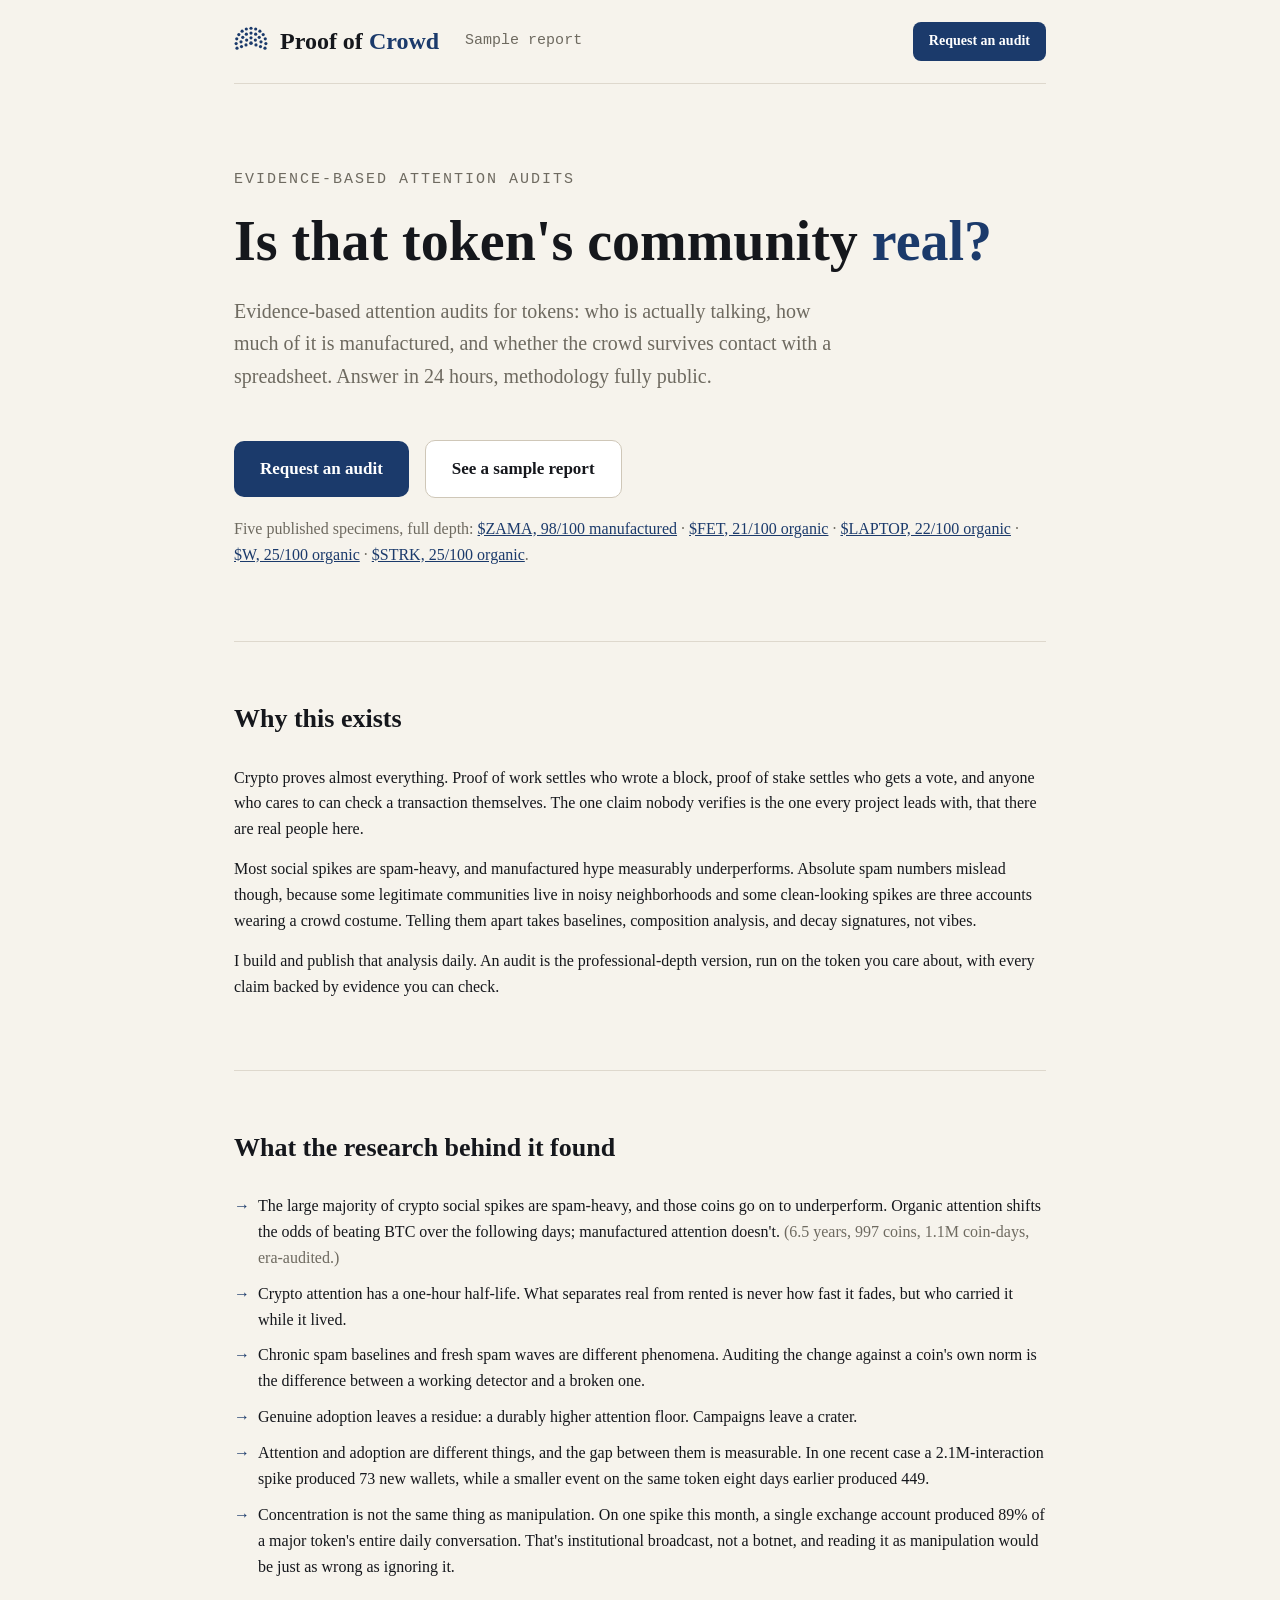
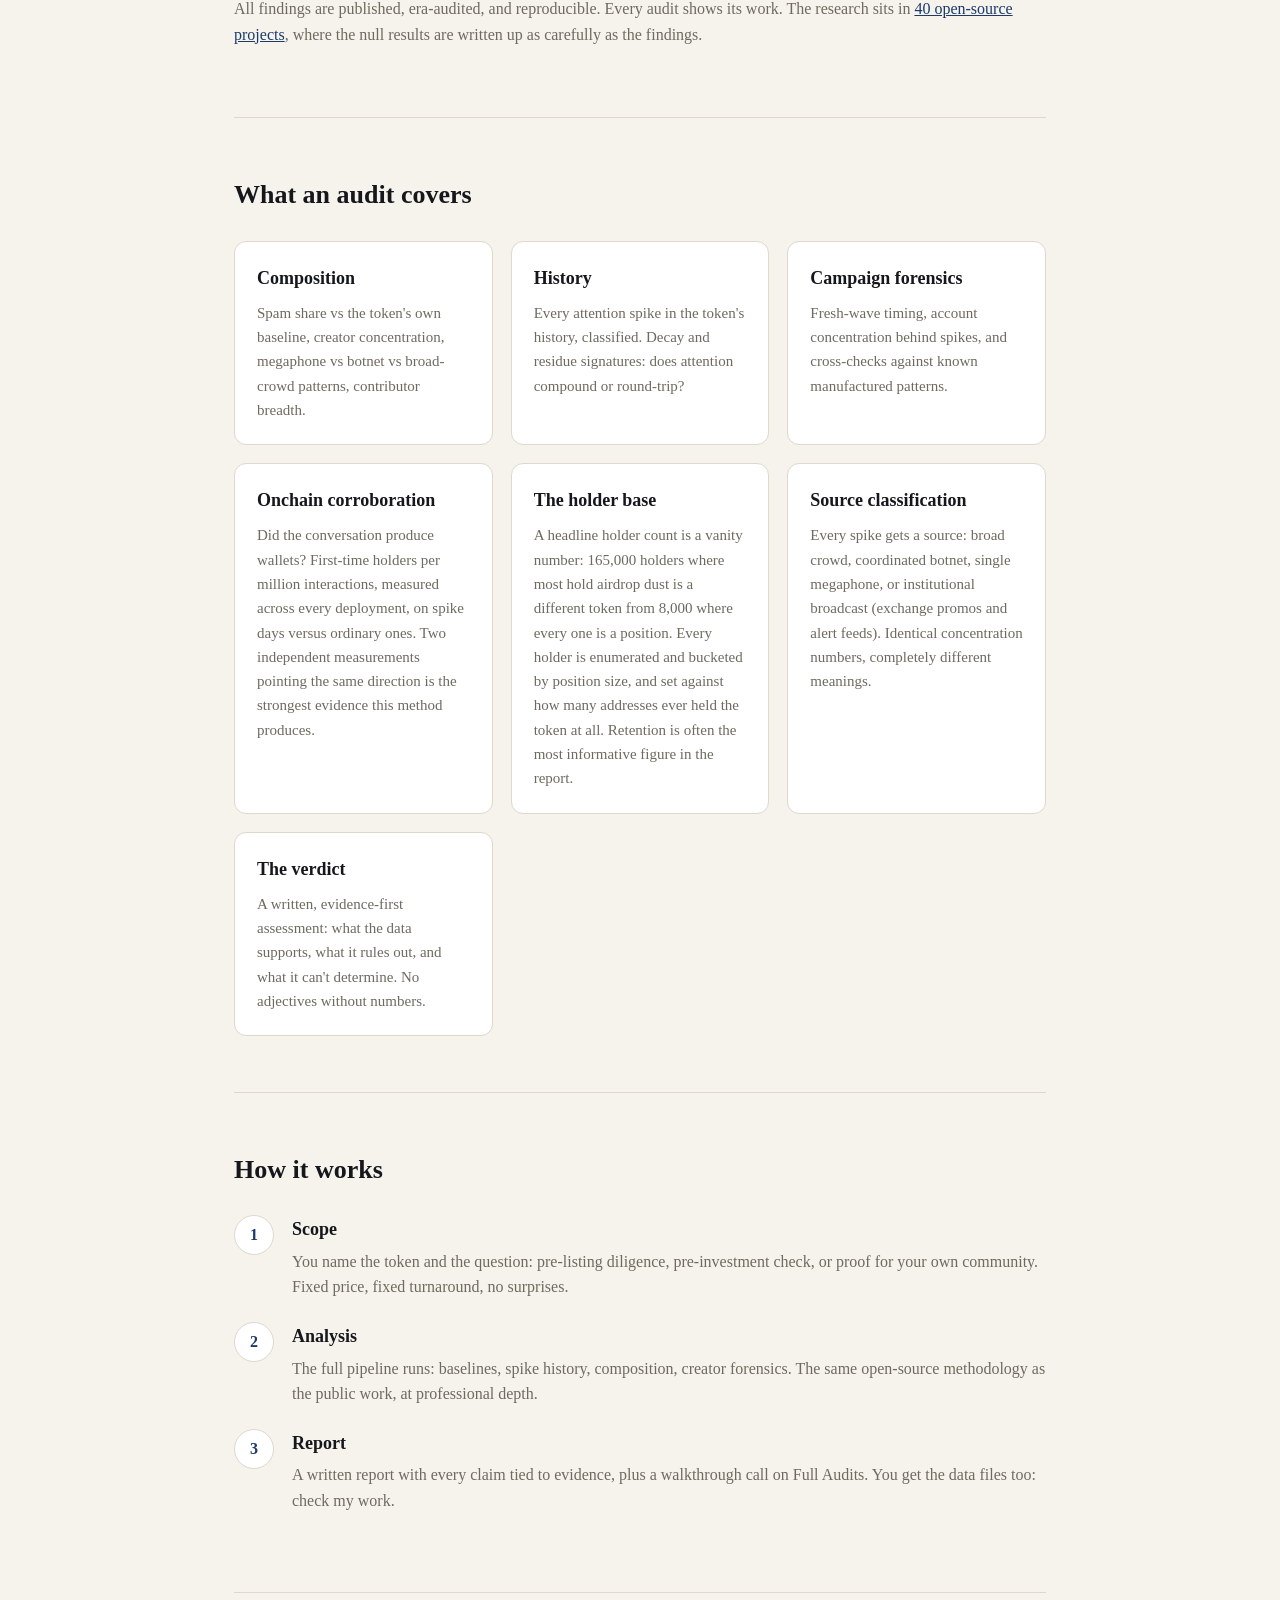
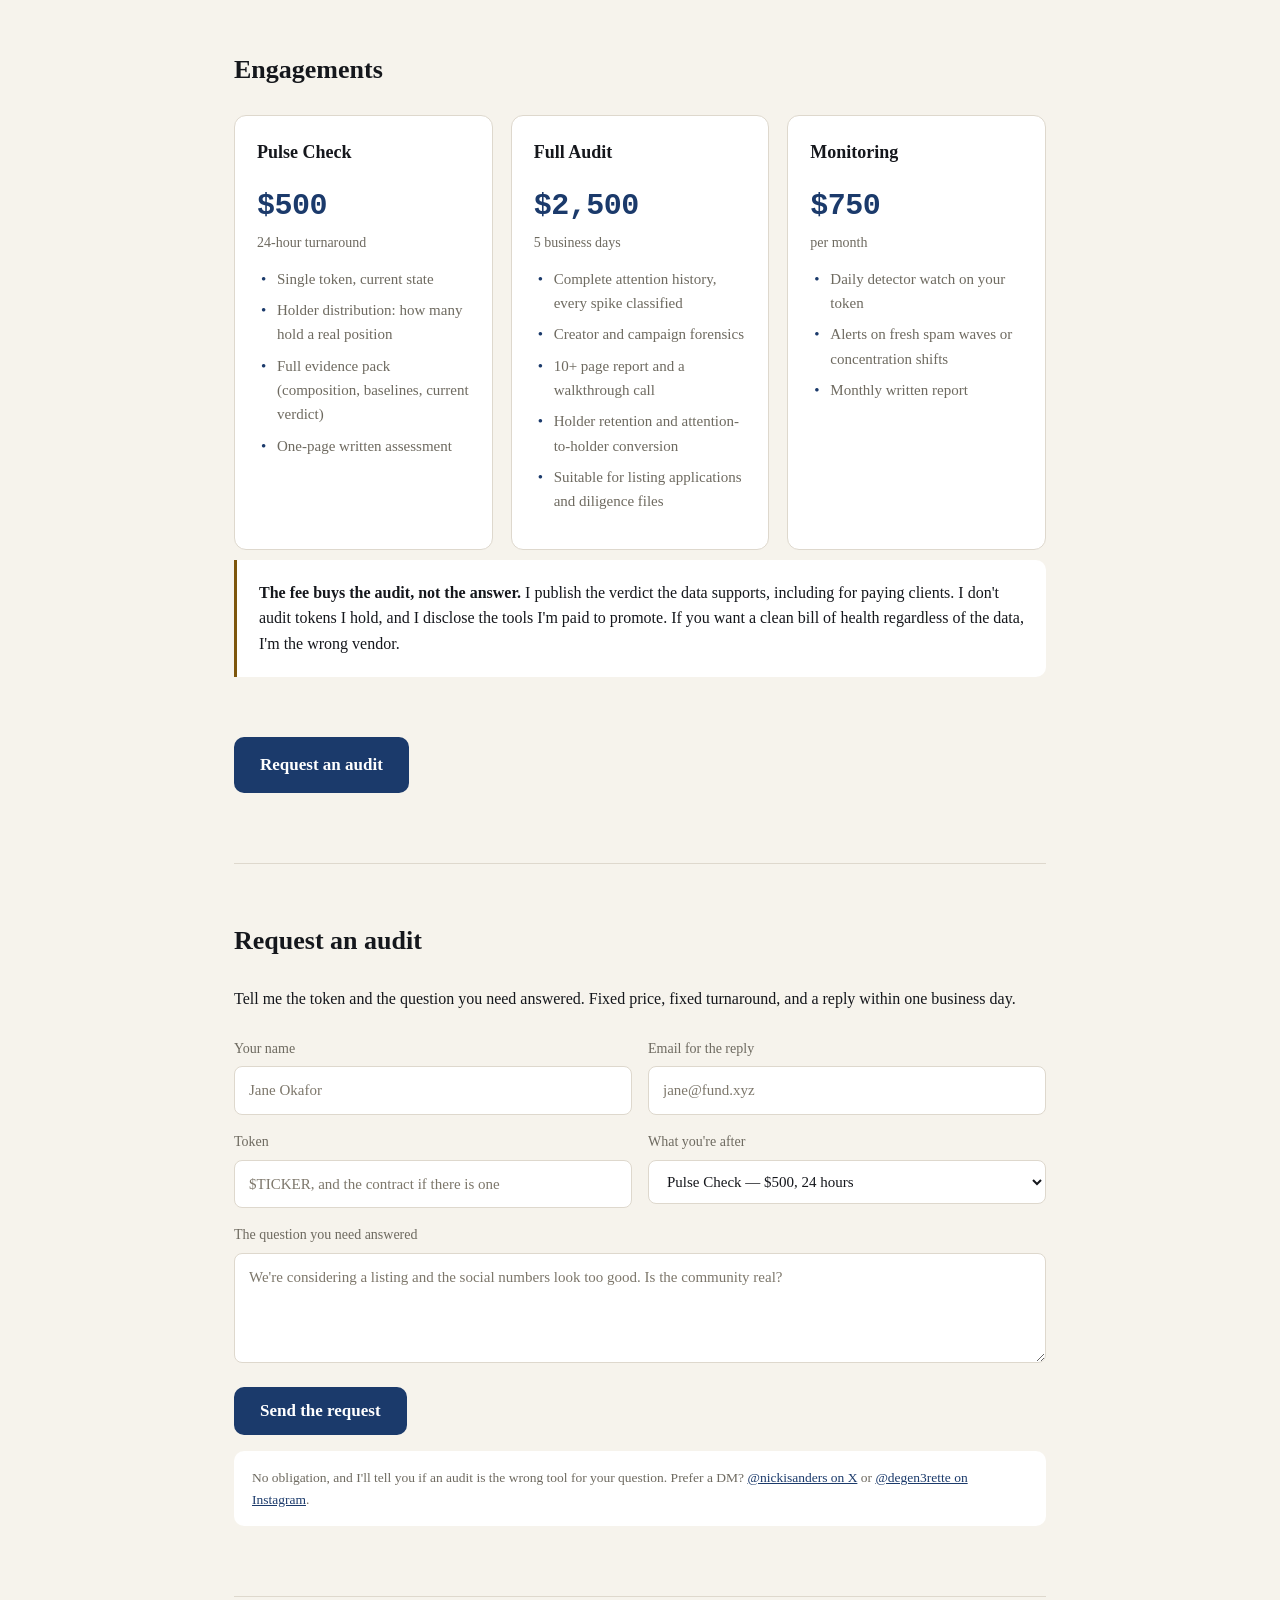
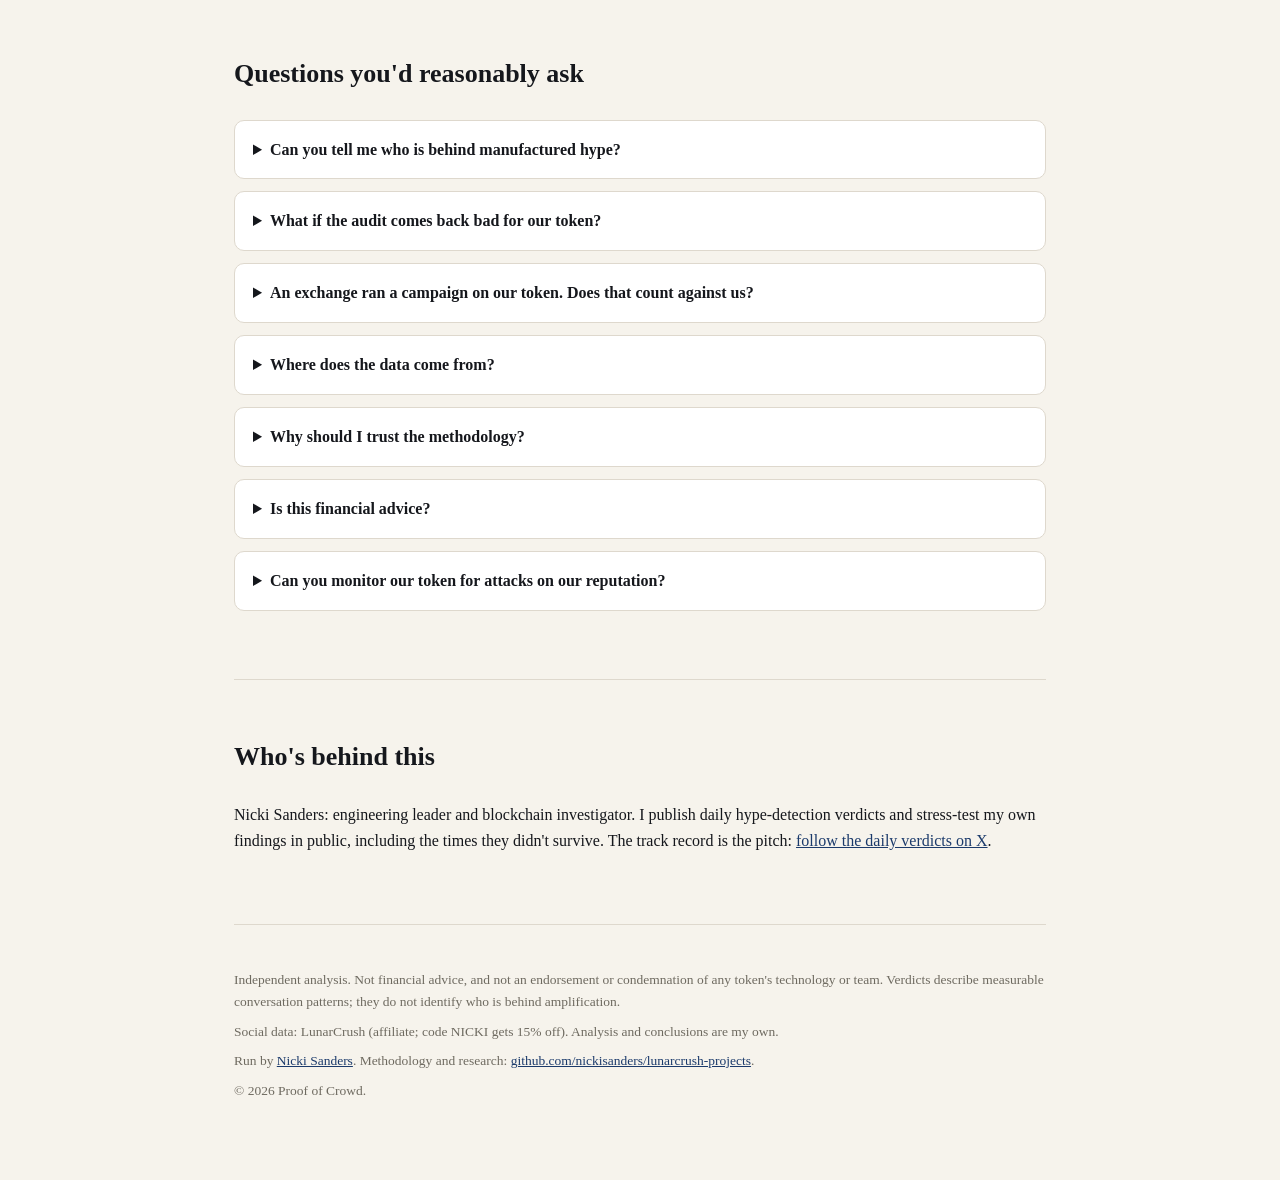
<file: index.html>
<!DOCTYPE html>
<html lang="en">
<head>
<meta charset="utf-8">
<meta name="viewport" content="width=device-width, initial-scale=1">
<title>Is that token's community real? | Proof of Crowd</title>
<meta name="description" content="Evidence-based audits of crypto communities. Who is actually talking, how much is manufactured, and how many holders stay.">
<link rel="icon" href="/favicon.ico" sizes="any">
  <link rel="icon" href="assets/favicon.svg" type="image/svg+xml">
<link rel="icon" href="assets/favicon-32.png" sizes="32x32">
<link rel="apple-touch-icon" href="assets/favicon-180.png">
<link rel="canonical" href="https://proofofcrowd.com/">
<meta property="og:type" content="website">
<meta property="og:site_name" content="Proof of Crowd">
<meta property="og:title" content="Is that token's community real? | Proof of Crowd">
<meta property="og:description" content="Evidence-based audits of crypto communities. Who is actually talking, how much is manufactured, and how many holders stay.">
<meta property="og:url" content="https://proofofcrowd.com/">
<meta property="og:image" content="https://proofofcrowd.com/assets/og.png">
<meta property="og:image:width" content="1200">
<meta property="og:image:height" content="630">
<meta name="twitter:card" content="summary_large_image">
<meta name="twitter:site" content="@nickisanders">
<meta name="twitter:title" content="Is that token's community real? | Proof of Crowd">
<meta name="twitter:description" content="Evidence-based audits of crypto communities. Who is actually talking, how much is manufactured, and how many holders stay.">
<meta name="twitter:image" content="https://proofofcrowd.com/assets/og.png">
<link rel="stylesheet" href="styles.css">
<script type="application/ld+json">
{
 "@context": "https://schema.org",
 "@graph": [
  {
   "@type": "Person",
   "@id": "https://proofofcrowd.com/#nicki",
   "name": "Nicki Sanders",
   "jobTitle": "Independent crypto social-data analyst",
   "url": "https://proofofcrowd.com/",
   "sameAs": [
    "https://x.com/nickisanders",
    "https://github.com/nickisanders",
    "https://instagram.com/degen3rette"
   ],
   "knowsAbout": [
    "Crypto social data analysis",
    "Bot and spam detection",
    "Token attention auditing",
    "Onchain holder analysis"
   ]
  },
  {
   "@type": "ProfessionalService",
   "@id": "https://proofofcrowd.com/#service",
   "name": "Proof of Crowd",
   "description": "Evidence-based attention audits for crypto tokens: who is actually talking, how much of it is manufactured, and whether the attention produced anyone who bought.",
   "url": "https://proofofcrowd.com/",
   "image": "https://proofofcrowd.com/assets/og.png",
   "founder": {
    "@id": "https://proofofcrowd.com/#nicki"
   },
   "areaServed": "Worldwide",
   "serviceType": "Crypto token attention audit",
   "knowsAbout": [
    "Crypto social data analysis",
    "Bot and spam detection",
    "Token attention auditing",
    "Onchain holder analysis"
   ],
   "sameAs": [
    "https://github.com/nickisanders/proof-of-crowd"
   ],
   "hasOfferCatalog": {
    "@type": "OfferCatalog",
    "name": "Engagements",
    "itemListElement": [
     {
      "@type": "Offer",
      "name": "Pulse Check",
      "price": "500",
      "priceCurrency": "USD",
      "description": "Single token, current state. Full evidence pack covering composition, baselines and current verdict, with a one-page written assessment.",
      "itemOffered": {
       "@type": "Service",
       "name": "Pulse Check",
       "description": "Single token, current state. Full evidence pack covering composition, baselines and current verdict, with a one-page written assessment.",
       "serviceOutput": "Written audit report"
      },
      "deliveryLeadTime": {
       "@type": "QuantitativeValue",
       "unitCode": "DAY"
      },
      "eligibleDuration": {
       "@type": "QuantitativeValue",
       "description": "P1D"
      }
     },
     {
      "@type": "Offer",
      "name": "Full Audit",
      "price": "2500",
      "priceCurrency": "USD",
      "description": "Complete attention history with every spike classified, creator and campaign forensics, a 10+ page report and a walkthrough call.",
      "itemOffered": {
       "@type": "Service",
       "name": "Full Audit",
       "description": "Complete attention history with every spike classified, creator and campaign forensics, a 10+ page report and a walkthrough call.",
       "serviceOutput": "Written audit report"
      },
      "deliveryLeadTime": {
       "@type": "QuantitativeValue",
       "unitCode": "DAY"
      },
      "eligibleDuration": {
       "@type": "QuantitativeValue",
       "description": "P5D"
      }
     },
     {
      "@type": "Offer",
      "name": "Monitoring",
      "price": "750",
      "priceCurrency": "USD",
      "description": "Daily detector watch on your token, alerts on fresh spam waves or concentration shifts, and a monthly written report.",
      "itemOffered": {
       "@type": "Service",
       "name": "Monitoring",
       "description": "Daily detector watch on your token, alerts on fresh spam waves or concentration shifts, and a monthly written report.",
       "serviceOutput": "Written audit report"
      },
      "deliveryLeadTime": {
       "@type": "QuantitativeValue",
       "unitCode": "DAY"
      },
      "eligibleDuration": {
       "@type": "QuantitativeValue",
       "description": "P1M"
      }
     }
    ]
   }
  },
  {
   "@type": "WebSite",
   "@id": "https://proofofcrowd.com/#site",
   "url": "https://proofofcrowd.com/",
   "name": "Proof of Crowd",
   "publisher": {
    "@id": "https://proofofcrowd.com/#nicki"
   }
  },
  {
   "@type": "FAQPage",
   "@id": "https://proofofcrowd.com/#faq",
   "mainEntity": [
    {
     "@type": "Question",
     "name": "Can you tell me who is behind manufactured hype?",
     "acceptedAnswer": {
      "@type": "Answer",
      "text": "No, and I won't pretend to. The data measures amplification patterns: spam waves, account concentration, timing. Bot campaigns, coordinated advocacy, and algorithmic amplification can produce overlapping signatures. Reports state what the evidence supports and what it can't determine."
     }
    },
    {
     "@type": "Question",
     "name": "What if the audit comes back bad for our token?",
     "acceptedAnswer": {
      "@type": "Answer",
      "text": "Then that's what the report says, and you'll see exactly why: every claim ties to data. Many \"bad\" results are actually the chronic-baseline case: a noisy neighborhood, not fresh manufacturing, and the report distinguishes those. What I won't do is soften a verdict because the subject is paying."
     }
    },
    {
     "@type": "Question",
     "name": "An exchange ran a campaign on our token. Does that count against us?",
     "acceptedAnswer": {
      "@type": "Answer",
      "text": "No, it gets labeled and then separated out. Exchange marketing accounts and automated alert feeds can dominate a token's interaction counts without a single person forming an opinion, so an audit identifies those accounts, reports them as institutional broadcast rather than manufactured hype, and then shows what your organic conversation looks like with that volume removed. Useful in both directions: it explains inflated numbers, and it reveals the real community underneath them."
     }
    },
    {
     "@type": "Question",
     "name": "Where does the data come from?",
     "acceptedAnswer": {
      "@type": "Answer",
      "text": "Social and market data comes from LunarCrush's API, including their post-level spam classification, which my published backtests found carries real signal. I'm a LunarCrush affiliate and disclose that on everything. The analysis, calibration, and conclusions are my own."
     }
    },
    {
     "@type": "Question",
     "name": "Why should I trust the methodology?",
     "acceptedAnswer": {
      "@type": "Answer",
      "text": "Because it has a public track record: daily published verdicts, and research findings I stress-test in public, including the times my own headline claims didn't survive their audits. Every report ties each claim to evidence and includes a reproduction appendix, so you can verify the work you paid for."
     }
    },
    {
     "@type": "Question",
     "name": "Is this financial advice?",
     "acceptedAnswer": {
      "@type": "Answer",
      "text": "No. Audits describe conversation authenticity, not investment merit. A token can have a real community and a bad product, or manufactured hype and excellent technology."
     }
    },
    {
     "@type": "Question",
     "name": "Can you monitor our token for attacks on our reputation?",
     "acceptedAnswer": {
      "@type": "Answer",
      "text": "Yes, that's the Monitoring tier: if someone wash-hypes your token to make your community look botted, or a fresh spam wave rides your genuine announcement, you'll know with evidence in hand."
     }
    }
   ]
  }
 ]
}
</script>
</head>
<body>
<div class="wrap">

<nav>
  <a class="brand" href="./"><svg class="brandmark" viewBox="0 0 64 64" width="30" height="30" aria-hidden="true" xmlns="http://www.w3.org/2000/svg"><circle cx="22.60" cy="39.42" r="3.0" fill="#1b3a6b"/><circle cx="23.81" cy="30.26" r="3.0" fill="#1b3a6b"/><circle cx="32.00" cy="26.00" r="3.0" fill="#1b3a6b"/><circle cx="40.19" cy="30.26" r="3.0" fill="#1b3a6b"/><circle cx="41.40" cy="39.42" r="3.0" fill="#1b3a6b"/><circle cx="14.15" cy="42.50" r="3.0" fill="#1b3a6b"/><circle cx="13.16" cy="33.52" r="3.0" fill="#1b3a6b"/><circle cx="16.44" cy="25.10" r="3.0" fill="#1b3a6b"/><circle cx="23.23" cy="19.15" r="3.0" fill="#1b3a6b"/><circle cx="32.00" cy="17.00" r="3.0" fill="#1b3a6b"/><circle cx="40.77" cy="19.15" r="3.0" fill="#1b3a6b"/><circle cx="47.56" cy="25.10" r="3.0" fill="#1b3a6b"/><circle cx="50.84" cy="33.52" r="3.0" fill="#1b3a6b"/><circle cx="49.85" cy="42.50" r="3.0" fill="#1b3a6b"/><circle cx="5.69" cy="45.58" r="3.0" fill="#1b3a6b"/><circle cx="4.01" cy="36.81" r="3.0" fill="#1b3a6b"/><circle cx="5.18" cy="27.97" r="3.0" fill="#1b3a6b"/><circle cx="9.06" cy="19.94" r="3.0" fill="#1b3a6b"/><circle cx="15.28" cy="13.54" r="3.0" fill="#1b3a6b"/><circle cx="23.19" cy="9.42" r="3.0" fill="#1b3a6b"/><circle cx="32.00" cy="8.00" r="3.0" fill="#1b3a6b"/><circle cx="40.81" cy="9.42" r="3.0" fill="#1b3a6b"/><circle cx="48.72" cy="13.54" r="3.0" fill="#1b3a6b"/><circle cx="54.94" cy="19.94" r="3.0" fill="#1b3a6b"/><circle cx="58.82" cy="27.97" r="3.0" fill="#1b3a6b"/><circle cx="59.99" cy="36.81" r="3.0" fill="#1b3a6b"/><circle cx="58.31" cy="45.58" r="3.0" fill="#1b3a6b"/><circle cx="32" cy="36" r="3.4" fill="#1b3a6b"/></svg><span class="brandtext">Proof of <span>Crowd</span></span></a>
  <a class="link" href="sample-fet.html">Sample report</a>
  <span class="spacer"></span>
  <a class="navcta" href="#pricing">Request an audit</a>
</nav>

<header class="hero">
  <div class="kicker">Evidence-based attention audits</div>
  <h1>Is that token's community <span class="accent">real?</span></h1>
  <p class="lede">Evidence-based attention audits for tokens: who is actually talking, how much of it is manufactured, and whether the crowd survives contact with a spreadsheet. Answer in 24 hours, methodology fully public.</p>
  <a class="cta" href="#pricing">Request an audit</a>
  <a class="cta secondary" href="sample.html">See a sample report</a>
  <p class="sub" style="margin-top:18px">Five published specimens, full depth: <a href="sample.html">$ZAMA, 98/100 manufactured</a> &middot; <a href="sample-fet.html">$FET, 21/100 organic</a> &middot; <a href="sample-laptop.html">$LAPTOP, 22/100 organic</a> &middot; <a href="sample-w.html">$W, 25/100 organic</a> &middot; <a href="sample-strk.html">$STRK, 25/100 organic</a>.</p>
</header>

<section>
  <h2>Why this exists</h2>
  <p>Crypto proves almost everything. Proof of work settles who wrote a block, proof of stake settles who gets a vote, and anyone who cares to can check a transaction themselves. The one claim nobody verifies is the one every project leads with, that there are real people here.</p>
  <p>Most social spikes are spam-heavy, and manufactured hype measurably underperforms. Absolute spam numbers mislead though, because some legitimate communities live in noisy neighborhoods and some clean-looking spikes are three accounts wearing a crowd costume. Telling them apart takes baselines, composition analysis, and decay signatures, not vibes.</p>
  <p>I build and publish that analysis daily. An audit is the professional-depth version, run on the token you care about, with every claim backed by evidence you can check.</p>
</section>

<section>
  <h2>What the research behind it found</h2>
  <ul class="findings">
    <li>The large majority of crypto social spikes are spam-heavy, and those coins go on to underperform. Organic attention shifts the odds of beating BTC over the following days; manufactured attention doesn't. <span class="sub">(6.5 years, 997 coins, 1.1M coin-days, era-audited.)</span></li>
    <li>Crypto attention has a one-hour half-life. What separates real from rented is never how fast it fades, but who carried it while it lived.</li>
    <li>Chronic spam baselines and fresh spam waves are different phenomena. Auditing the change against a coin's own norm is the difference between a working detector and a broken one.</li>
    <li>Genuine adoption leaves a residue: a durably higher attention floor. Campaigns leave a crater.</li>
    <li>Attention and adoption are different things, and the gap between them is measurable. In one recent case a 2.1M-interaction spike produced 73 new wallets, while a smaller event on the same token eight days earlier produced 449.</li>
    <li>Concentration is not the same thing as manipulation. On one spike this month, a single exchange account produced 89% of a major token's entire daily conversation. That's institutional broadcast, not a botnet, and reading it as manipulation would be just as wrong as ignoring it.</li>
  </ul>
  <p style="margin-top:16px" class="sub">All findings are published, era-audited, and reproducible. Every audit shows its work. The research sits in <a href="https://github.com/nickisanders/lunarcrush-projects">40 open-source projects</a>, where the null results are written up as carefully as the findings.</p>
</section>

<section>
  <h2>What an audit covers</h2>
  <div class="grid">
    <div class="card"><h3>Composition</h3><p>Spam share vs the token's own baseline, creator concentration, megaphone vs botnet vs broad-crowd patterns, contributor breadth.</p></div>
    <div class="card"><h3>History</h3><p>Every attention spike in the token's history, classified. Decay and residue signatures: does attention compound or round-trip?</p></div>
    <div class="card"><h3>Campaign forensics</h3><p>Fresh-wave timing, account concentration behind spikes, and cross-checks against known manufactured patterns.</p></div>
    <div class="card"><h3>Onchain corroboration</h3><p>Did the conversation produce wallets? First-time holders per million interactions, measured across every deployment, on spike days versus ordinary ones. Two independent measurements pointing the same direction is the strongest evidence this method produces.</p></div>
    <div class="card"><h3>The holder base</h3><p>A headline holder count is a vanity number: 165,000 holders where most hold airdrop dust is a different token from 8,000 where every one is a position. Every holder is enumerated and bucketed by position size, and set against how many addresses ever held the token at all. Retention is often the most informative figure in the report.</p></div>
    <div class="card"><h3>Source classification</h3><p>Every spike gets a source: broad crowd, coordinated botnet, single megaphone, or institutional broadcast (exchange promos and alert feeds). Identical concentration numbers, completely different meanings.</p></div>
    <div class="card"><h3>The verdict</h3><p>A written, evidence-first assessment: what the data supports, what it rules out, and what it can't determine. No adjectives without numbers.</p></div>
  </div>
</section>

<section>
  <h2>How it works</h2>
  <div class="steps">
    <div class="step"><span class="num"></span><div><h3>Scope</h3><p>You name the token and the question: pre-listing diligence, pre-investment check, or proof for your own community. Fixed price, fixed turnaround, no surprises.</p></div></div>
    <div class="step"><span class="num"></span><div><h3>Analysis</h3><p>The full pipeline runs: baselines, spike history, composition, creator forensics. The same open-source methodology as the public work, at professional depth.</p></div></div>
    <div class="step"><span class="num"></span><div><h3>Report</h3><p>A written report with every claim tied to evidence, plus a walkthrough call on Full Audits. You get the data files too: check my work.</p></div></div>
  </div>
</section>

<section id="pricing">
  <h2>Engagements</h2>
  <div class="grid">
    <div class="card tier">
      <h3>Pulse Check</h3>
      <div class="price">$500</div>
      <div class="per">24-hour turnaround</div>
      <ul>
        <li>Single token, current state</li>
        <li>Holder distribution: how many hold a real position</li>
        <li>Full evidence pack (composition, baselines, current verdict)</li>
        <li>One-page written assessment</li>
      </ul>
    </div>
    <div class="card tier">
      <h3>Full Audit</h3>
      <div class="price">$2,500</div>
      <div class="per">5 business days</div>
      <ul>
        <li>Complete attention history, every spike classified</li>
        <li>Creator and campaign forensics</li>
        <li>10+ page report and a walkthrough call</li>
        <li>Holder retention and attention-to-holder conversion</li>
        <li>Suitable for listing applications and diligence files</li>
      </ul>
    </div>
    <div class="card tier">
      <h3>Monitoring</h3>
      <div class="price">$750</div>
      <div class="per">per month</div>
      <ul>
        <li>Daily detector watch on your token</li>
        <li>Alerts on fresh spam waves or concentration shifts</li>
        <li>Monthly written report</li>
      </ul>
    </div>
  </div>
  <div class="integrity">
    <strong>The fee buys the audit, not the answer.</strong> I publish the verdict the data supports, including for paying clients. I don't audit tokens I hold, and I disclose the tools I'm paid to promote. If you want a clean bill of health regardless of the data, I'm the wrong vendor.
  </div>
  <p style="margin-top:26px"><a class="cta" href="#contact">Request an audit</a></p>
</section>

<section id="contact">
  <h2>Request an audit</h2>
  <p>Tell me the token and the question you need answered. Fixed price, fixed turnaround, and a reply within one business day.</p>

  <form class="form" action="https://formspree.io/f/meaobypa" method="POST">
    <div class="row">
      <div>
        <label for="name">Your name</label>
        <input id="name" type="text" name="name" required placeholder="Jane Okafor">
      </div>
      <div>
        <label for="email">Email for the reply</label>
        <input id="email" type="email" name="email" required placeholder="jane@fund.xyz">
      </div>
    </div>
    <div class="row">
      <div>
        <label for="token">Token</label>
        <input id="token" type="text" name="token" required placeholder="$TICKER, and the contract if there is one">
      </div>
      <div>
        <label for="tier">What you're after</label>
        <select id="tier" name="tier">
          <option>Pulse Check &mdash; $500, 24 hours</option>
          <option>Full Audit &mdash; $2,500, 5 business days</option>
          <option>Monitoring &mdash; $750/mo</option>
          <option>Not sure yet</option>
        </select>
      </div>
    </div>
    <div>
      <label for="question">The question you need answered</label>
      <textarea id="question" name="question" required placeholder="We're considering a listing and the social numbers look too good. Is the community real?"></textarea>
    </div>
    <input class="hp" type="text" name="_gotcha" tabindex="-1" autocomplete="off" aria-hidden="true">
    <input type="hidden" name="_subject" value="Proof of Crowd audit request">
    <button type="submit">Send the request</button>
    <p class="note">No obligation, and I'll tell you if an audit is the wrong tool for your question.
      Prefer a DM? <a href="https://x.com/nickisanders">@nickisanders on X</a> or <a href="https://instagram.com/degen3rette">@degen3rette on Instagram</a>.</p>
  </form>
</section>

<section>
  <h2>Questions you'd reasonably ask</h2>
  <details><summary>Can you tell me who is behind manufactured hype?</summary><p>No, and I won't pretend to. The data measures amplification patterns: spam waves, account concentration, timing. Bot campaigns, coordinated advocacy, and algorithmic amplification can produce overlapping signatures. Reports state what the evidence supports and what it can't determine.</p></details>
  <details><summary>What if the audit comes back bad for our token?</summary><p>Then that's what the report says, and you'll see exactly why: every claim ties to data. Many "bad" results are actually the chronic-baseline case: a noisy neighborhood, not fresh manufacturing, and the report distinguishes those. What I won't do is soften a verdict because the subject is paying.</p></details>
  <details><summary>An exchange ran a campaign on our token. Does that count against us?</summary><p>No, it gets labeled and then separated out. Exchange marketing accounts and automated alert feeds can dominate a token's interaction counts without a single person forming an opinion, so an audit identifies those accounts, reports them as institutional broadcast rather than manufactured hype, and then shows what your organic conversation looks like with that volume removed. Useful in both directions: it explains inflated numbers, and it reveals the real community underneath them.</p></details>
  <details><summary>Where does the data come from?</summary><p>Social and market data comes from LunarCrush's API, including their post-level spam classification, which my published backtests found carries real signal. I'm a LunarCrush affiliate and disclose that on everything. The analysis, calibration, and conclusions are my own.</p></details>
  <details><summary>Why should I trust the methodology?</summary><p>Because it has a public track record: daily published verdicts, and research findings I stress-test in public, including the times my own headline claims didn't survive their audits. Every report ties each claim to evidence and includes a reproduction appendix, so you can verify the work you paid for.</p></details>
  <details><summary>Is this financial advice?</summary><p>No. Audits describe conversation authenticity, not investment merit. A token can have a real community and a bad product, or manufactured hype and excellent technology.</p></details>
  <details><summary>Can you monitor our token for attacks on our reputation?</summary><p>Yes, that's the Monitoring tier: if someone wash-hypes your token to make your community look botted, or a fresh spam wave rides your genuine announcement, you'll know with evidence in hand.</p></details>
</section>

<section>
  <h2>Who's behind this</h2>
  <p>Nicki Sanders: engineering leader and blockchain investigator. I publish daily hype-detection verdicts and stress-test my own findings in public, including the times they didn't survive. The track record is the pitch: <a href="https://x.com/nickisanders">follow the daily verdicts on X</a>.</p>
</section>

<footer>
  <p>Independent analysis. Not financial advice, and not an endorsement or condemnation of any token's technology or team. Verdicts describe measurable conversation patterns; they do not identify who is behind amplification.</p>
  <p>Social data: LunarCrush (affiliate; code NICKI gets 15% off). Analysis and conclusions are my own.</p>
  <p>Run by <a href="https://x.com/nickisanders">Nicki Sanders</a>. Methodology and research: <a href="https://github.com/nickisanders/lunarcrush-projects">github.com/nickisanders/lunarcrush-projects</a>.</p>
  <p>© 2026 Proof of Crowd.</p>
</footer>

</div>
</body>
</html>
</file>
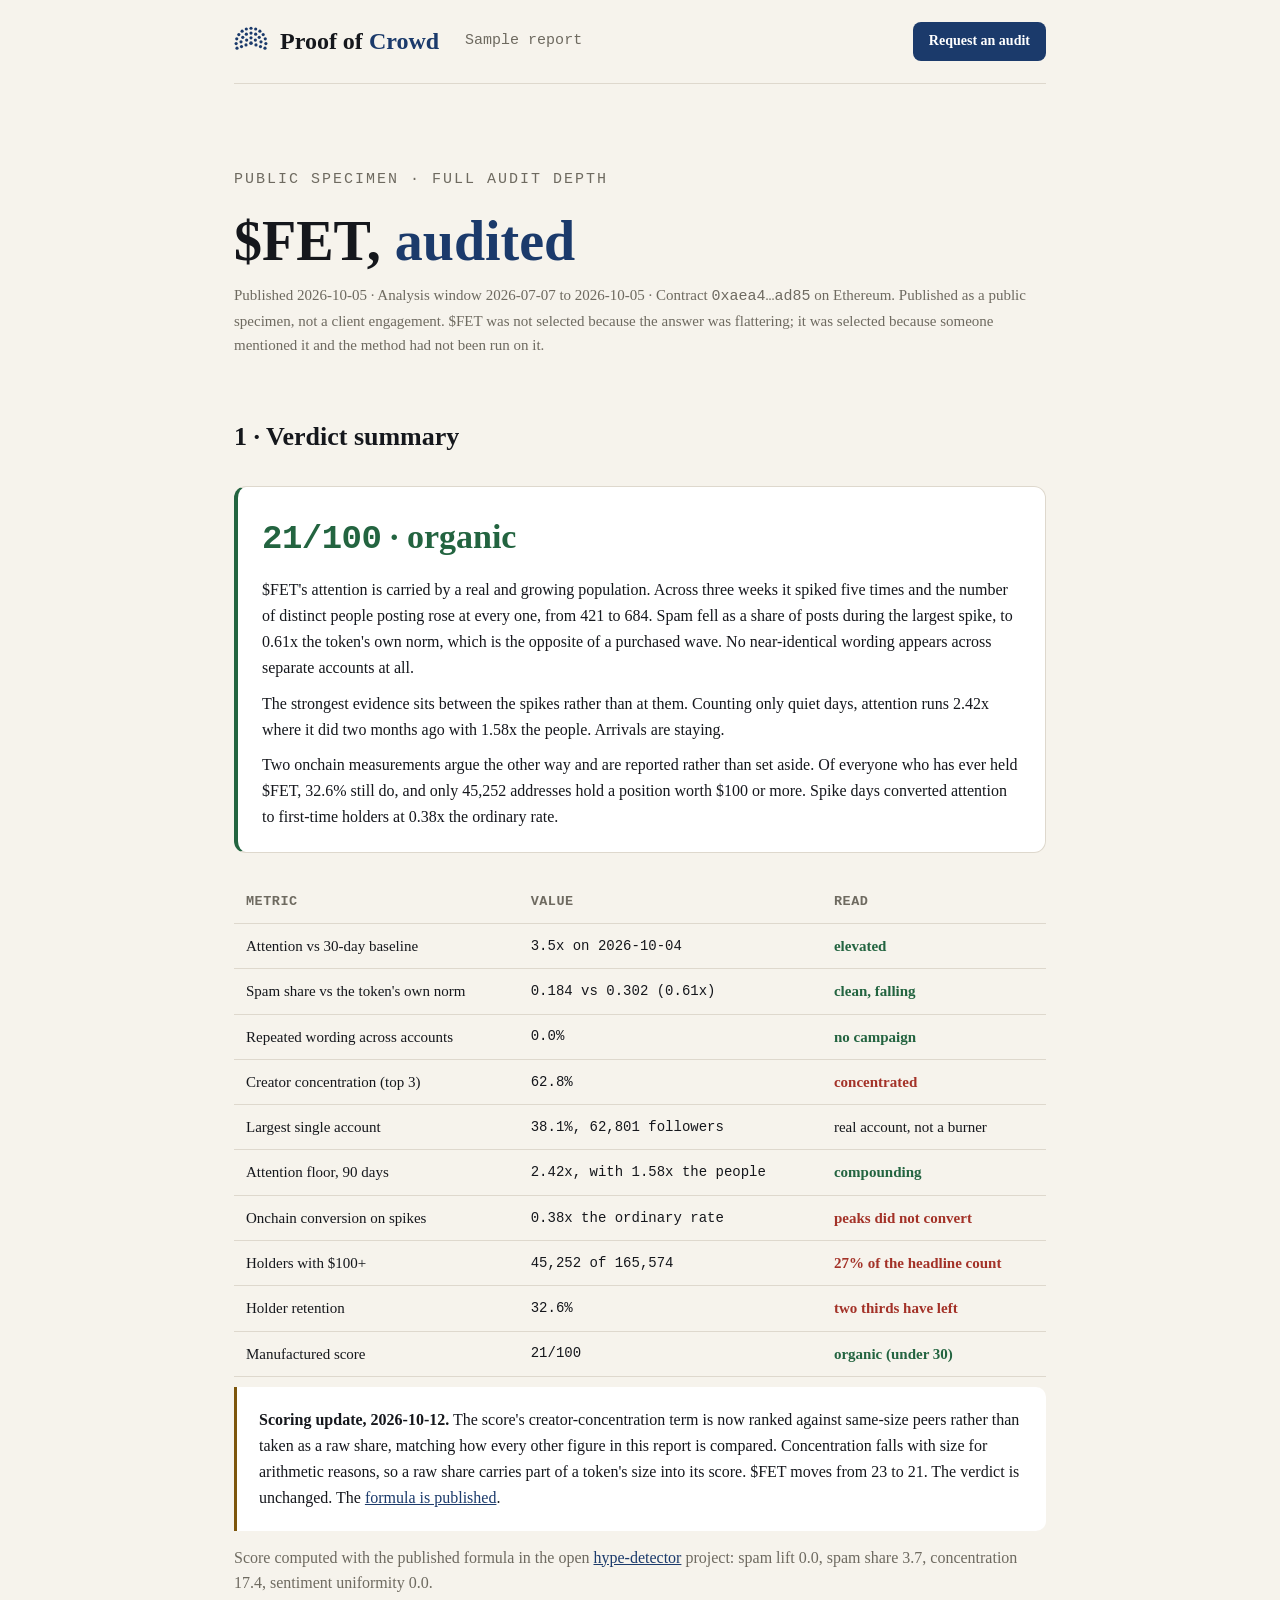
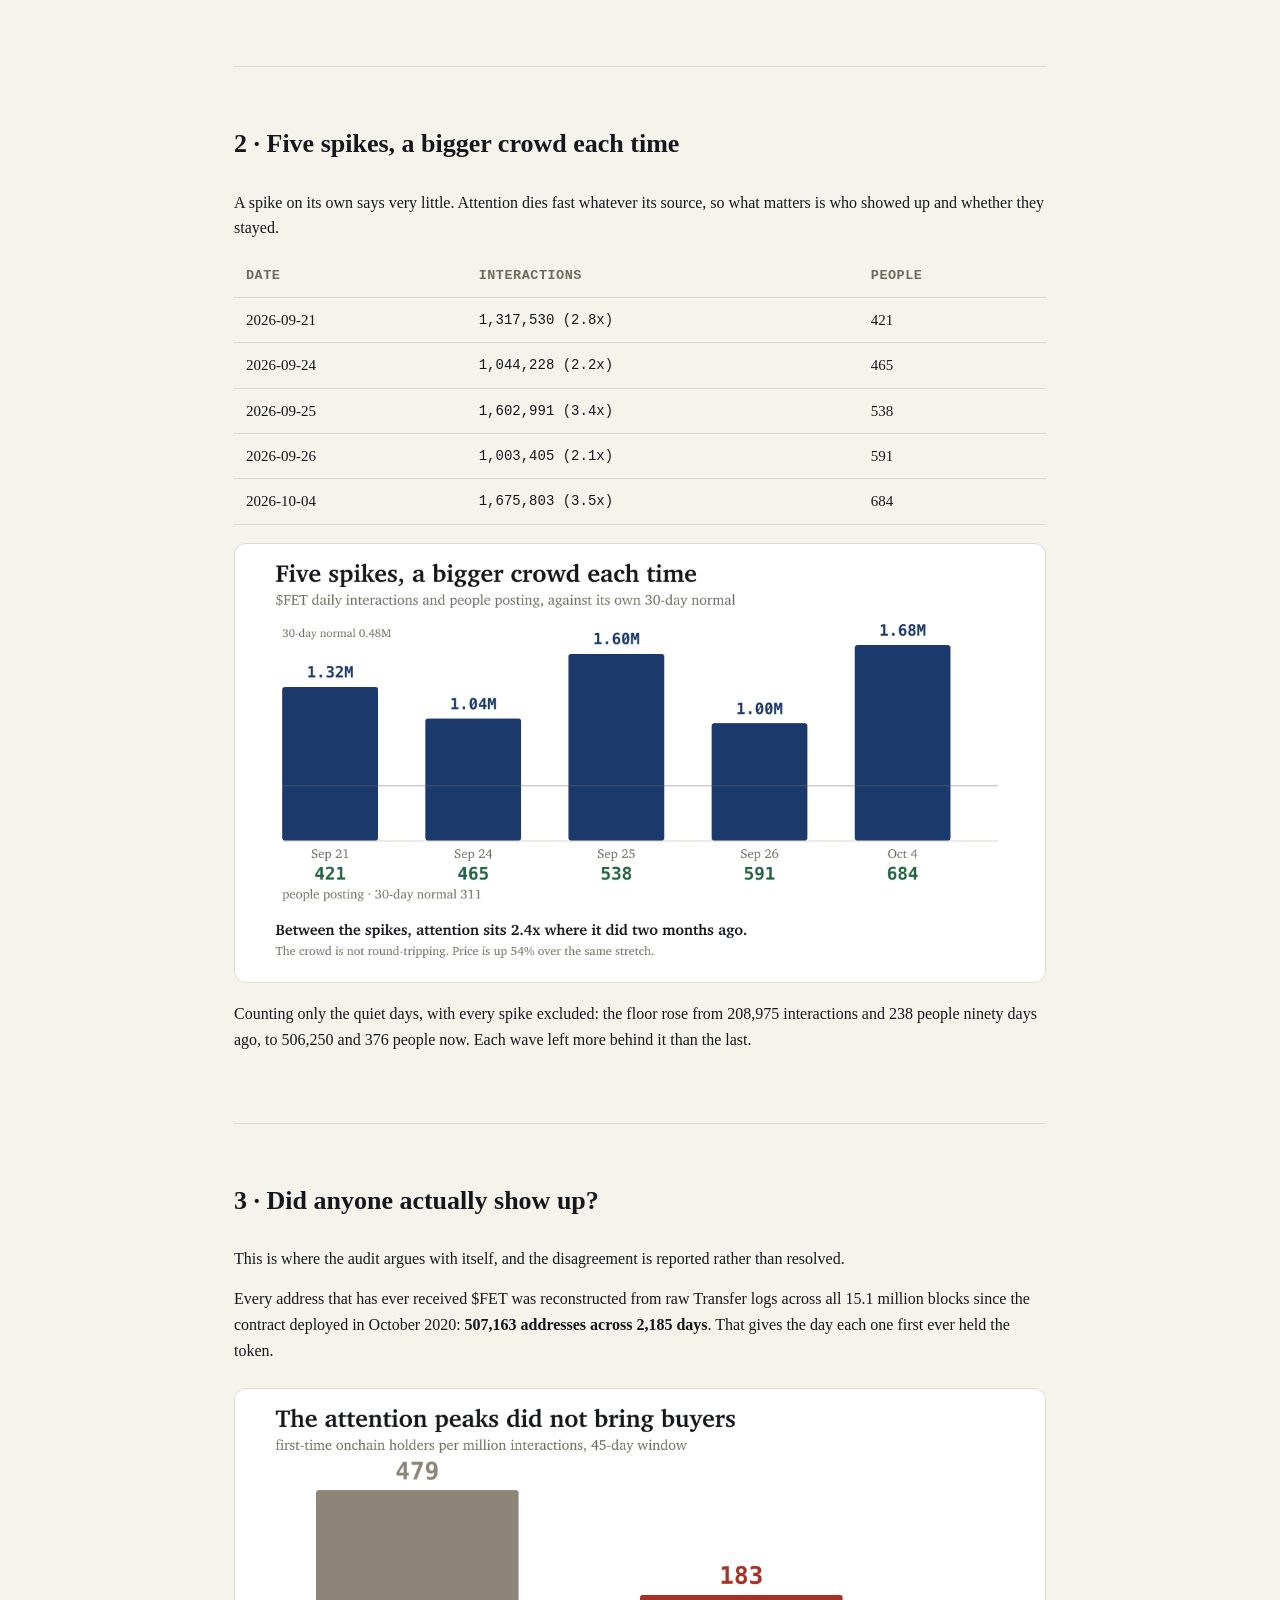
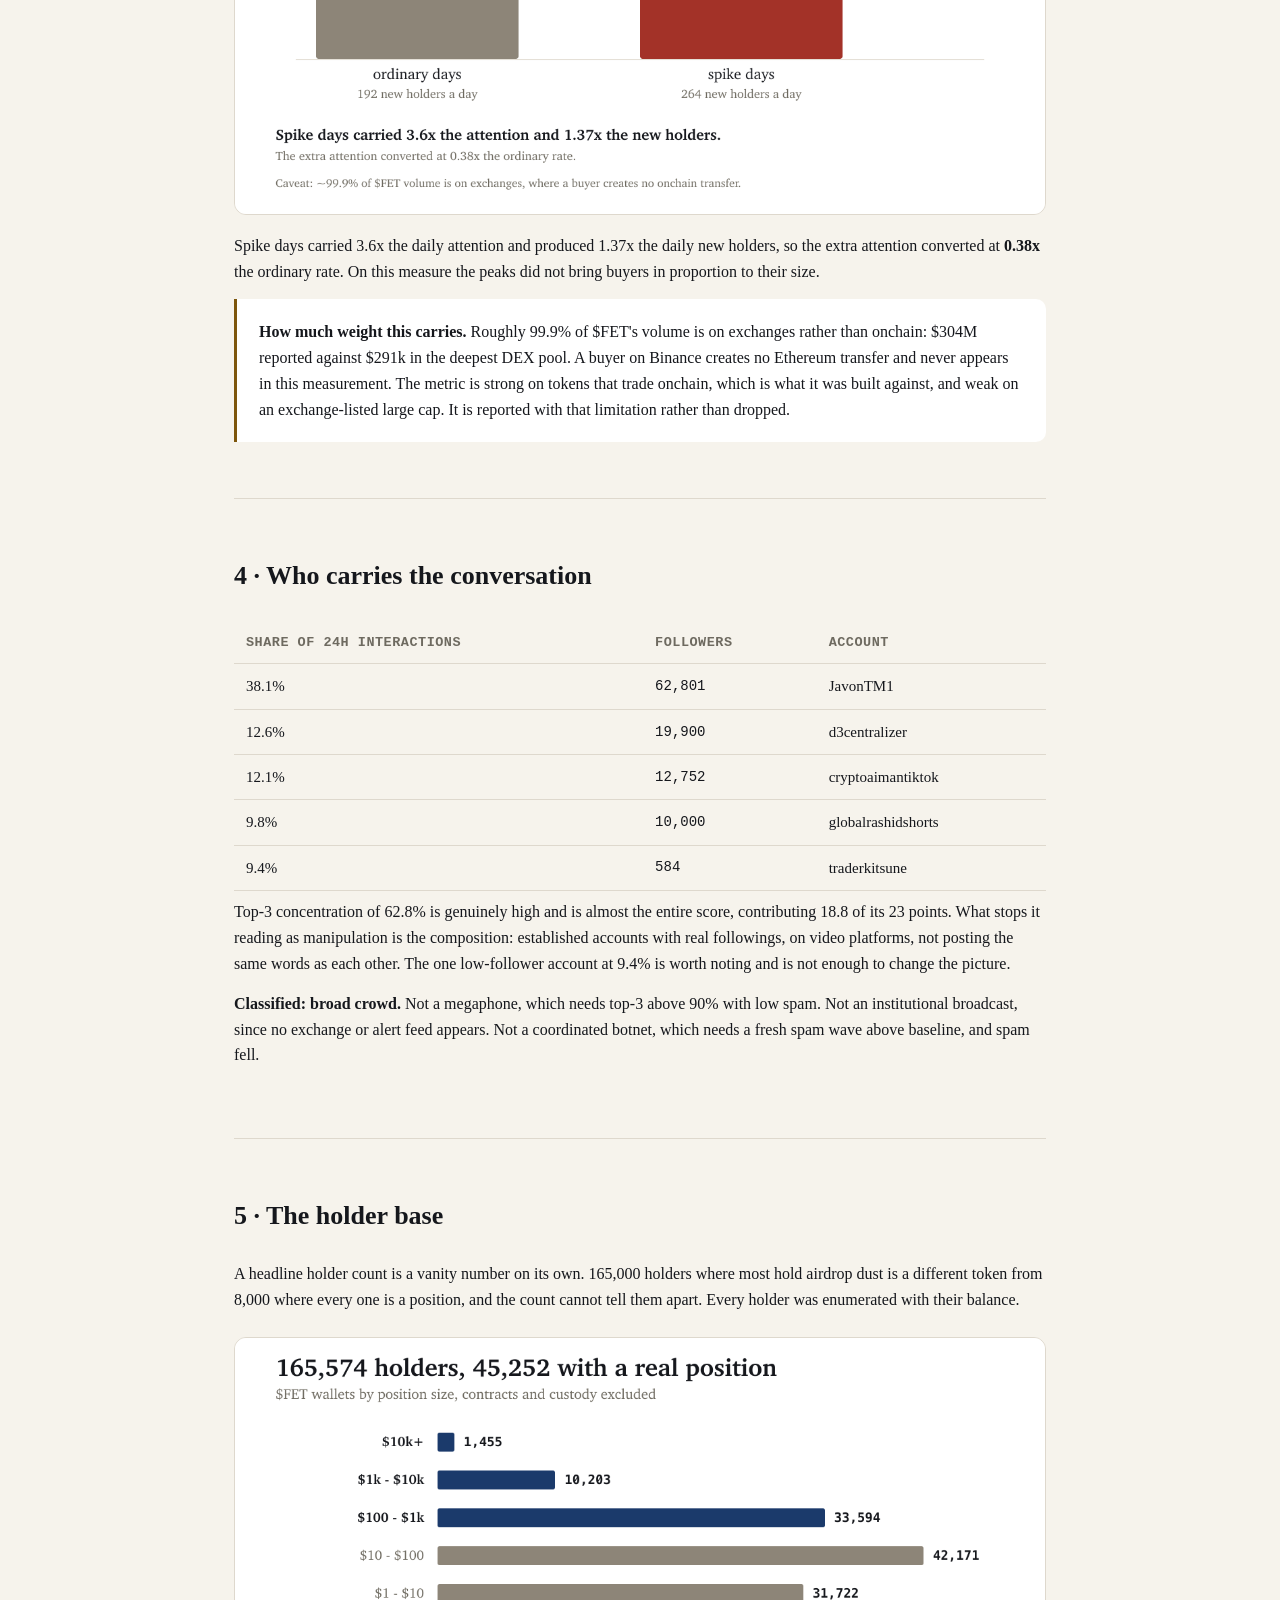
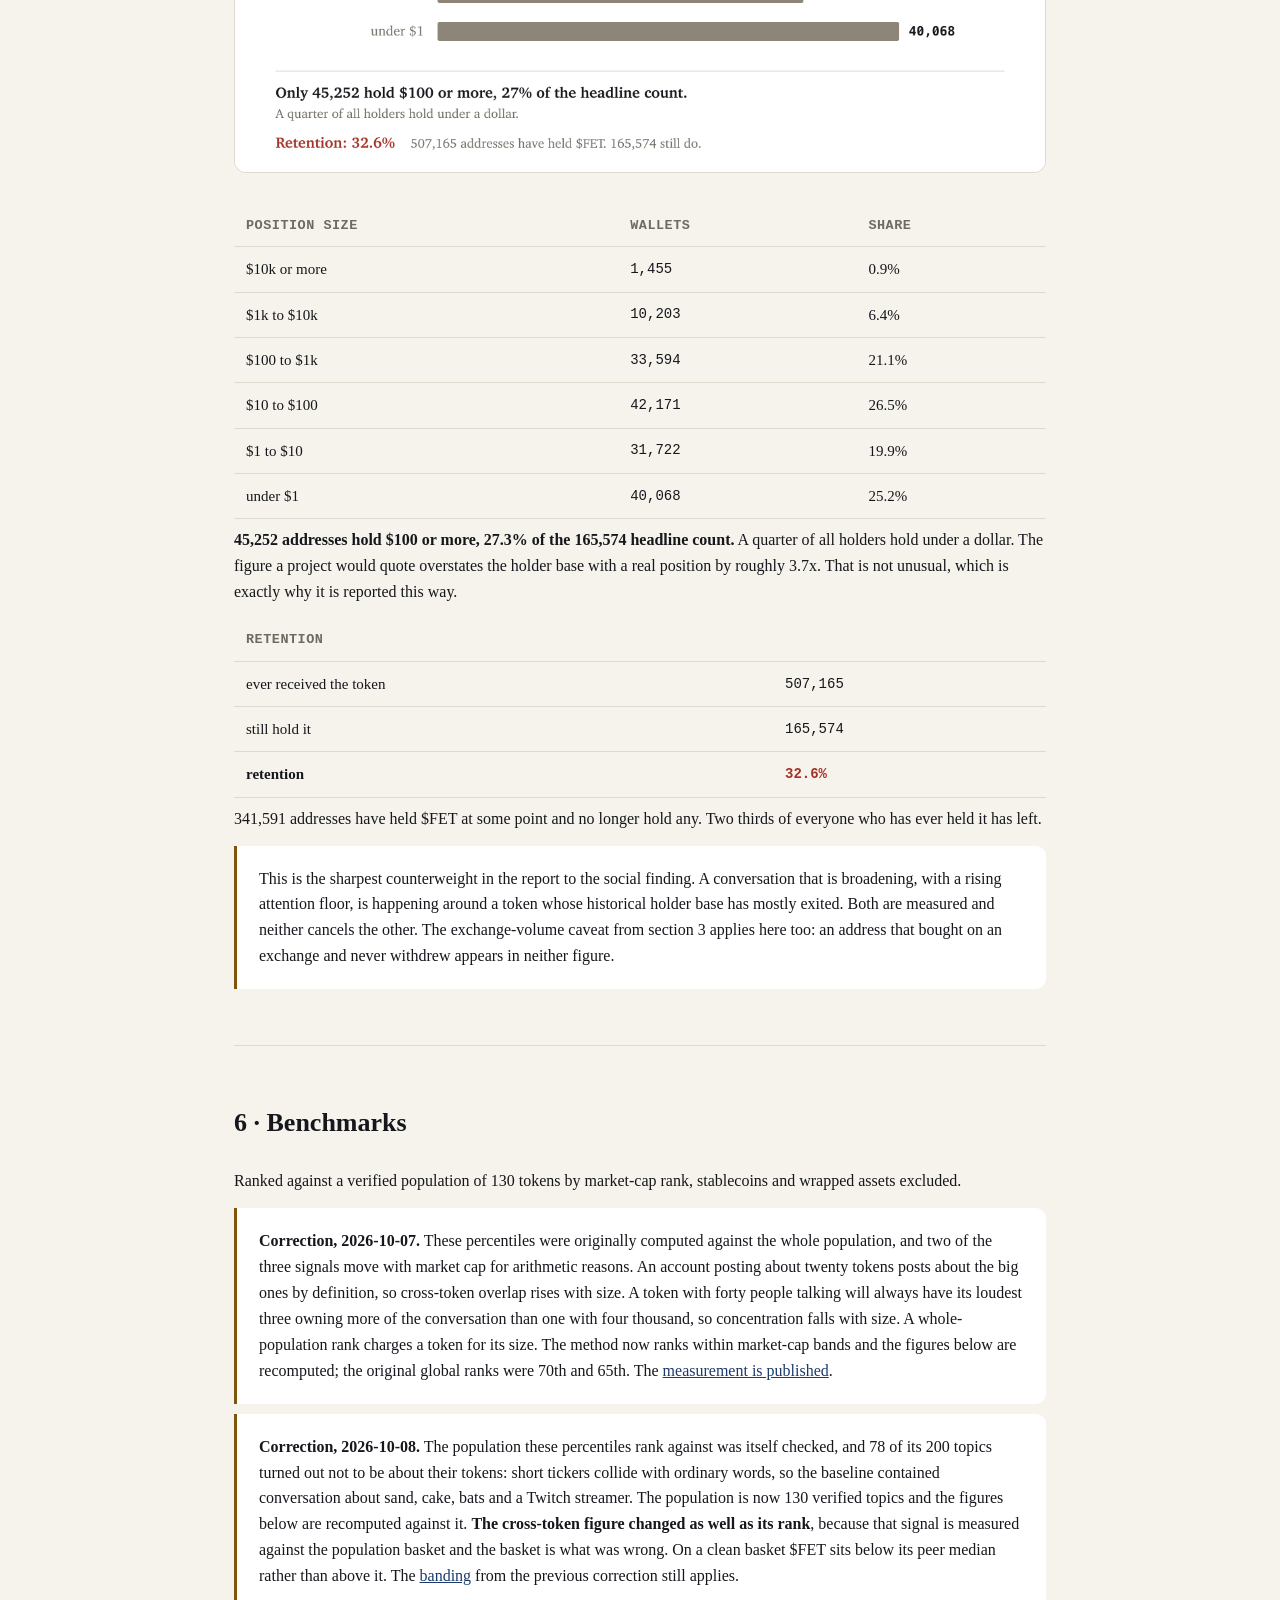
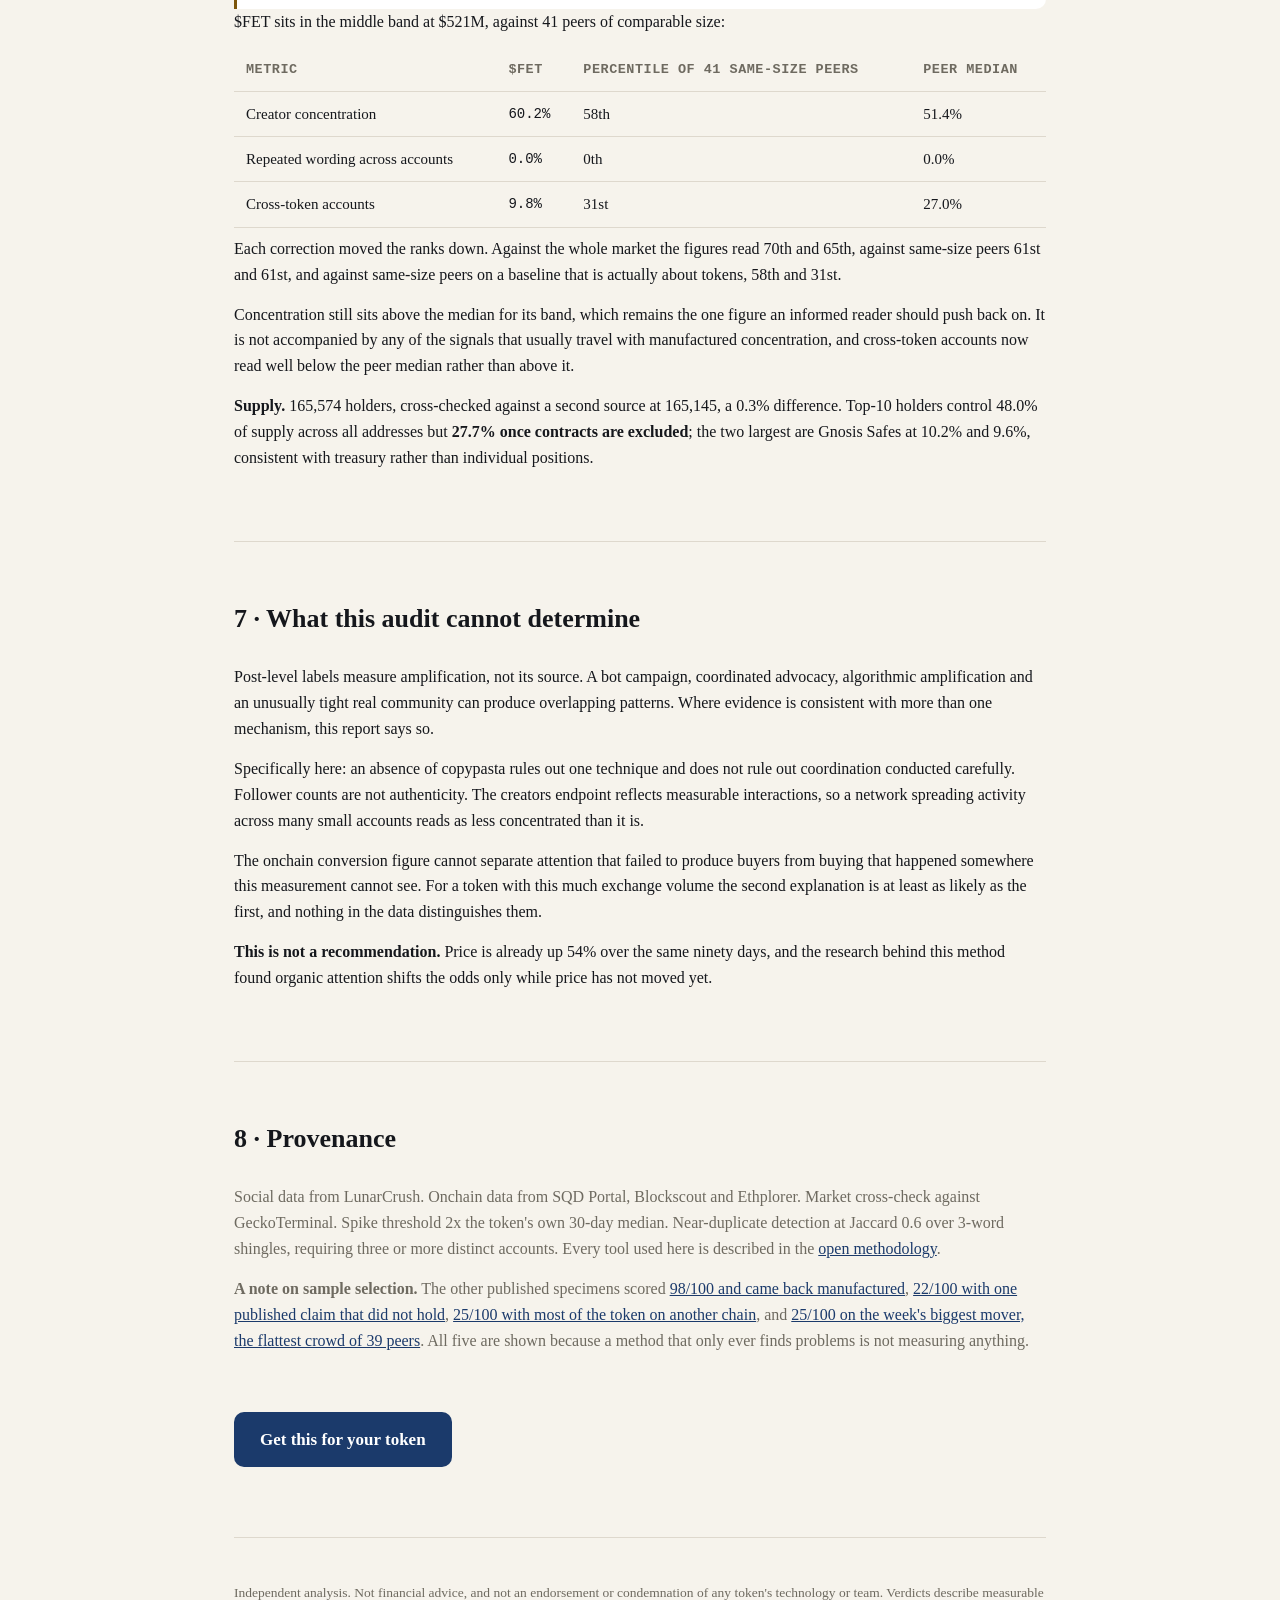
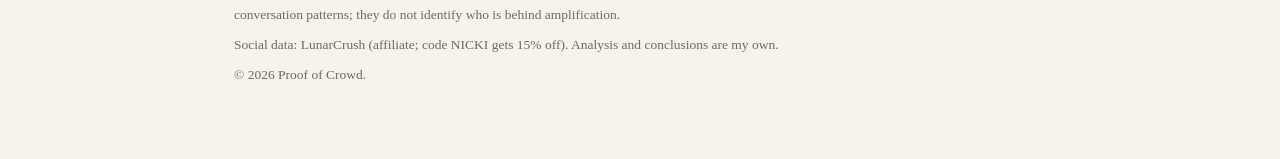
<file: sample-fet.html>
<!DOCTYPE html>
<html lang="en">
<head>
<meta charset="utf-8">
<meta name="viewport" content="width=device-width, initial-scale=1">
<title>$FET audited · Proof of Crowd</title>
<meta name="description" content="Public specimen report: $FET scores 21/100, organic. Five spikes, a growing crowd, and an onchain result that argues the other way.">
<link rel="icon" href="assets/favicon.svg" type="image/svg+xml">
<link rel="icon" href="assets/favicon-32.png" sizes="32x32">
<link rel="apple-touch-icon" href="assets/favicon-180.png">
<link rel="canonical" href="https://proofofcrowd.com/sample-fet.html">
<meta property="og:type" content="article">
<meta property="og:site_name" content="Proof of Crowd">
<meta property="og:title" content="$FET audited · Proof of Crowd">
<meta property="og:description" content="21/100, organic. Five spikes with a growing crowd each time, and an onchain result that argues the other way.">
<meta property="og:url" content="https://proofofcrowd.com/sample-fet.html">
<meta property="og:image" content="https://proofofcrowd.com/assets/og.png">
<meta property="og:image:width" content="1200">
<meta property="og:image:height" content="630">
<meta name="twitter:card" content="summary_large_image">
<meta name="twitter:site" content="@nickisanders">
<meta name="twitter:title" content="$FET audited · Proof of Crowd">
<meta name="twitter:description" content="21/100, organic. Five spikes with a growing crowd each time, and an onchain result that argues the other way.">
<meta name="twitter:image" content="https://proofofcrowd.com/assets/og.png">
<link rel="stylesheet" href="styles.css">
<script type="application/ld+json">
{
 "@context": "https://schema.org",
 "@type": "Report",
 "headline": "$FET, audited",
 "about": "Attention audit of $FET (Fetch.ai), October 2026",
 "datePublished": "2026-10-05",
 "author": {
  "@type": "Person",
  "name": "Nicki Sanders",
  "url": "https://proofofcrowd.com/",
  "sameAs": [
   "https://x.com/nickisanders",
   "https://github.com/nickisanders"
  ]
 },
 "publisher": {
  "@type": "Organization",
  "name": "Proof of Crowd",
  "url": "https://proofofcrowd.com/"
 },
 "url": "https://proofofcrowd.com/sample-fet.html",
 "image": "https://proofofcrowd.com/assets/fet-spikes.png",
 "isAccessibleForFree": true,
 "description": "Public specimen. $FET scores 21/100, organic: five spikes in three weeks with a growing crowd each time and an attention floor 2.4x higher than two months ago. The onchain half disagrees, and the report says so."
}
</script>
</head>
<body>
<div class="wrap">

<nav>
  <a class="brand" href="./"><svg class="brandmark" viewBox="0 0 64 64" width="30" height="30" aria-hidden="true" xmlns="http://www.w3.org/2000/svg"><circle cx="22.60" cy="39.42" r="3.0" fill="#1b3a6b"/><circle cx="23.81" cy="30.26" r="3.0" fill="#1b3a6b"/><circle cx="32.00" cy="26.00" r="3.0" fill="#1b3a6b"/><circle cx="40.19" cy="30.26" r="3.0" fill="#1b3a6b"/><circle cx="41.40" cy="39.42" r="3.0" fill="#1b3a6b"/><circle cx="14.15" cy="42.50" r="3.0" fill="#1b3a6b"/><circle cx="13.16" cy="33.52" r="3.0" fill="#1b3a6b"/><circle cx="16.44" cy="25.10" r="3.0" fill="#1b3a6b"/><circle cx="23.23" cy="19.15" r="3.0" fill="#1b3a6b"/><circle cx="32.00" cy="17.00" r="3.0" fill="#1b3a6b"/><circle cx="40.77" cy="19.15" r="3.0" fill="#1b3a6b"/><circle cx="47.56" cy="25.10" r="3.0" fill="#1b3a6b"/><circle cx="50.84" cy="33.52" r="3.0" fill="#1b3a6b"/><circle cx="49.85" cy="42.50" r="3.0" fill="#1b3a6b"/><circle cx="5.69" cy="45.58" r="3.0" fill="#1b3a6b"/><circle cx="4.01" cy="36.81" r="3.0" fill="#1b3a6b"/><circle cx="5.18" cy="27.97" r="3.0" fill="#1b3a6b"/><circle cx="9.06" cy="19.94" r="3.0" fill="#1b3a6b"/><circle cx="15.28" cy="13.54" r="3.0" fill="#1b3a6b"/><circle cx="23.19" cy="9.42" r="3.0" fill="#1b3a6b"/><circle cx="32.00" cy="8.00" r="3.0" fill="#1b3a6b"/><circle cx="40.81" cy="9.42" r="3.0" fill="#1b3a6b"/><circle cx="48.72" cy="13.54" r="3.0" fill="#1b3a6b"/><circle cx="54.94" cy="19.94" r="3.0" fill="#1b3a6b"/><circle cx="58.82" cy="27.97" r="3.0" fill="#1b3a6b"/><circle cx="59.99" cy="36.81" r="3.0" fill="#1b3a6b"/><circle cx="58.31" cy="45.58" r="3.0" fill="#1b3a6b"/><circle cx="32" cy="36" r="3.4" fill="#1b3a6b"/></svg><span class="brandtext">Proof of <span>Crowd</span></span></a>
  <a class="link" href="sample-fet.html">Sample report</a>
  <span class="spacer"></span>
  <a class="navcta" href="./#pricing">Request an audit</a>
</nav>

<header class="hero" style="padding-bottom: 20px;">
  <div class="kicker">Public specimen · full audit depth</div>
  <h1>$FET, <span class="accent">audited</span></h1>
  <p class="report-meta">Published 2026-10-05 · Analysis window 2026-07-07 to 2026-10-05 · Contract <code>0xaea4…ad85</code> on Ethereum. Published as a public specimen, not a client engagement. $FET was not selected because the answer was flattering; it was selected because someone mentioned it and the method had not been run on it.</p>
</header>

<section style="border-top: none; padding-top: 24px;">
  <h2>1 · Verdict summary</h2>
  <div class="verdict-banner organic">
    <div class="score"><span class="fig">21/100</span> · organic</div>
    <p style="margin: 10px 0 0;">$FET's attention is carried by a real and growing population. Across three weeks it spiked five times and the number of distinct people posting rose at every one, from 421 to 684. Spam fell as a share of posts during the largest spike, to 0.61x the token's own norm, which is the opposite of a purchased wave. No near-identical wording appears across separate accounts at all.</p>
    <p style="margin: 10px 0 0;">The strongest evidence sits between the spikes rather than at them. Counting only quiet days, attention runs 2.42x where it did two months ago with 1.58x the people. Arrivals are staying.</p>
    <p style="margin: 10px 0 0;">Two onchain measurements argue the other way and are reported rather than set aside. Of everyone who has ever held $FET, 32.6% still do, and only 45,252 addresses hold a position worth $100 or more. Spike days converted attention to first-time holders at 0.38x the ordinary rate.</p>
  </div>

  <table class="report-table">
    <tr><th>Metric</th><th>Value</th><th>Read</th></tr>
    <tr><td>Attention vs 30-day baseline</td><td>3.5x on 2026-10-04</td><td><span class="ok">elevated</span></td></tr>
    <tr><td>Spam share vs the token's own norm</td><td>0.184 vs 0.302 (0.61x)</td><td><span class="ok">clean, falling</span></td></tr>
    <tr><td>Repeated wording across accounts</td><td>0.0%</td><td><span class="ok">no campaign</span></td></tr>
    <tr><td>Creator concentration (top 3)</td><td>62.8%</td><td><span class="flag">concentrated</span></td></tr>
    <tr><td>Largest single account</td><td>38.1%, 62,801 followers</td><td>real account, not a burner</td></tr>
    <tr><td>Attention floor, 90 days</td><td>2.42x, with 1.58x the people</td><td><span class="ok">compounding</span></td></tr>
    <tr><td>Onchain conversion on spikes</td><td>0.38x the ordinary rate</td><td><span class="flag">peaks did not convert</span></td></tr>
    <tr><td>Holders with $100+</td><td>45,252 of 165,574</td><td><span class="flag">27% of the headline count</span></td></tr>
    <tr><td>Holder retention</td><td>32.6%</td><td><span class="flag">two thirds have left</span></td></tr>
    <tr><td>Manufactured score</td><td>21/100</td><td><span class="ok">organic (under 30)</span></td></tr>
  </table>
  <div class="integrity">
    <p style="margin:0"><strong>Scoring update, 2026-10-12.</strong> The score's creator-concentration term is now ranked against same-size peers rather than taken as a raw share, matching how every other figure in this report is compared. Concentration falls with size for arithmetic reasons, so a raw share carries part of a token's size into its score. $FET moves from 23 to 21. The verdict is unchanged. The <a href="https://github.com/nickisanders/lunarcrush-projects/tree/main/projects/hype-detector">formula is published</a>.</p>
  </div>
  <p class="sub" style="margin-top:14px">Score computed with the published formula in the open <a href="https://github.com/nickisanders/lunarcrush-projects/tree/main/projects/hype-detector">hype-detector</a> project: spam lift 0.0, spam share 3.7, concentration 17.4, sentiment uniformity 0.0.</p>
</section>

<section>
  <h2>2 · Five spikes, a bigger crowd each time</h2>
  <p>A spike on its own says very little. Attention dies fast whatever its source, so what matters is who showed up and whether they stayed.</p>
  <table class="report-table">
    <tr><th>Date</th><th>Interactions</th><th>People</th></tr>
    <tr><td>2026-09-21</td><td>1,317,530 (2.8x)</td><td>421</td></tr>
    <tr><td>2026-09-24</td><td>1,044,228 (2.2x)</td><td>465</td></tr>
    <tr><td>2026-09-25</td><td>1,602,991 (3.4x)</td><td>538</td></tr>
    <tr><td>2026-09-26</td><td>1,003,405 (2.1x)</td><td>591</td></tr>
    <tr><td>2026-10-04</td><td>1,675,803 (3.5x)</td><td>684</td></tr>
  </table>
  <img class="chart" src="assets/fet-spikes.png" alt="Five $FET attention spikes between September 21 and October 4, each larger than 2x its 30-day normal, with the number of people posting rising from 421 to 684 across them">
  <p>Counting only the quiet days, with every spike excluded: the floor rose from 208,975 interactions and 238 people ninety days ago, to 506,250 and 376 people now. Each wave left more behind it than the last.</p>
</section>

<section>
  <h2>3 · Did anyone actually show up?</h2>
  <p>This is where the audit argues with itself, and the disagreement is reported rather than resolved.</p>
  <p>Every address that has ever received $FET was reconstructed from raw Transfer logs across all 15.1 million blocks since the contract deployed in October 2020: <strong>507,163 addresses across 2,185 days</strong>. That gives the day each one first ever held the token.</p>
  <img class="chart" src="assets/fet-conversion.png" alt="First-time onchain holders per million interactions: 479 on ordinary days against 183 on spike days, a 0.38x conversion rate">
  <p>Spike days carried 3.6x the daily attention and produced 1.37x the daily new holders, so the extra attention converted at <strong>0.38x</strong> the ordinary rate. On this measure the peaks did not bring buyers in proportion to their size.</p>
  <div class="integrity">
    <p style="margin:0"><strong>How much weight this carries.</strong> Roughly 99.9% of $FET's volume is on exchanges rather than onchain: $304M reported against $291k in the deepest DEX pool. A buyer on Binance creates no Ethereum transfer and never appears in this measurement. The metric is strong on tokens that trade onchain, which is what it was built against, and weak on an exchange-listed large cap. It is reported with that limitation rather than dropped.</p>
  </div>
</section>

<section>
  <h2>4 · Who carries the conversation</h2>
  <table class="report-table">
    <tr><th>Share of 24h interactions</th><th>Followers</th><th>Account</th></tr>
    <tr><td>38.1%</td><td>62,801</td><td>JavonTM1</td></tr>
    <tr><td>12.6%</td><td>19,900</td><td>d3centralizer</td></tr>
    <tr><td>12.1%</td><td>12,752</td><td>cryptoaimantiktok</td></tr>
    <tr><td>9.8%</td><td>10,000</td><td>globalrashidshorts</td></tr>
    <tr><td>9.4%</td><td>584</td><td>traderkitsune</td></tr>
  </table>
  <p>Top-3 concentration of 62.8% is genuinely high and is almost the entire score, contributing 18.8 of its 23 points. What stops it reading as manipulation is the composition: established accounts with real followings, on video platforms, not posting the same words as each other. The one low-follower account at 9.4% is worth noting and is not enough to change the picture.</p>
  <p><strong>Classified: broad crowd.</strong> Not a megaphone, which needs top-3 above 90% with low spam. Not an institutional broadcast, since no exchange or alert feed appears. Not a coordinated botnet, which needs a fresh spam wave above baseline, and spam fell.</p>
</section>

<section>
  <h2>5 · The holder base</h2>
  <p>A headline holder count is a vanity number on its own. 165,000 holders where most hold airdrop dust is a different token from 8,000 where every one is a position, and the count cannot tell them apart. Every holder was enumerated with their balance.</p>
  <img class="chart" src="assets/fet-holders.png" alt="$FET wallets by position size: 1,455 hold $10k or more, 10,203 hold $1k to $10k, 33,594 hold $100 to $1k, and 113,961 hold under $100">
  <table class="report-table">
    <tr><th>Position size</th><th>Wallets</th><th>Share</th></tr>
    <tr><td>$10k or more</td><td>1,455</td><td>0.9%</td></tr>
    <tr><td>$1k to $10k</td><td>10,203</td><td>6.4%</td></tr>
    <tr><td>$100 to $1k</td><td>33,594</td><td>21.1%</td></tr>
    <tr><td>$10 to $100</td><td>42,171</td><td>26.5%</td></tr>
    <tr><td>$1 to $10</td><td>31,722</td><td>19.9%</td></tr>
    <tr><td>under $1</td><td>40,068</td><td>25.2%</td></tr>
  </table>
  <p><strong>45,252 addresses hold $100 or more, 27.3% of the 165,574 headline count.</strong> A quarter of all holders hold under a dollar. The figure a project would quote overstates the holder base with a real position by roughly 3.7x. That is not unusual, which is exactly why it is reported this way.</p>
  <table class="report-table">
    <tr><th>Retention</th><th></th></tr>
    <tr><td>ever received the token</td><td>507,165</td></tr>
    <tr><td>still hold it</td><td>165,574</td></tr>
    <tr><td><strong>retention</strong></td><td><span class="flag">32.6%</span></td></tr>
  </table>
  <p>341,591 addresses have held $FET at some point and no longer hold any. Two thirds of everyone who has ever held it has left.</p>
  <div class="integrity">
    <p style="margin:0">This is the sharpest counterweight in the report to the social finding. A conversation that is broadening, with a rising attention floor, is happening around a token whose historical holder base has mostly exited. Both are measured and neither cancels the other. The exchange-volume caveat from section 3 applies here too: an address that bought on an exchange and never withdrew appears in neither figure.</p>
  </div>
</section>

<section>
  <h2>6 · Benchmarks</h2>
  <p>Ranked against a verified population of 130 tokens by market-cap rank, stablecoins and wrapped assets excluded.</p>
  <div class="integrity">
    <p style="margin:0"><strong>Correction, 2026-10-07.</strong> These percentiles were originally computed against the whole population, and two of the three signals move with market cap for arithmetic reasons. An account posting about twenty tokens posts about the big ones by definition, so cross-token overlap rises with size. A token with forty people talking will always have its loudest three owning more of the conversation than one with four thousand, so concentration falls with size. A whole-population rank charges a token for its size. The method now ranks within market-cap bands and the figures below are recomputed; the original global ranks were 70th and 65th. The <a href="https://github.com/nickisanders/lunarcrush-projects/tree/main/projects/size-bias">measurement is published</a>.</p>
  </div>
  <div class="integrity">
    <p style="margin:0"><strong>Correction, 2026-10-08.</strong> The population these percentiles rank against was itself checked, and 78 of its 200 topics turned out not to be about their tokens: short tickers collide with ordinary words, so the baseline contained conversation about sand, cake, bats and a Twitch streamer. The population is now 130 verified topics and the figures below are recomputed against it. <strong>The cross-token figure changed as well as its rank</strong>, because that signal is measured against the population basket and the basket is what was wrong. On a clean basket $FET sits below its peer median rather than above it. The <a href="https://github.com/nickisanders/lunarcrush-projects/tree/main/projects/size-bias">banding</a> from the previous correction still applies.</p>
  </div>
  <p>$FET sits in the middle band at $521M, against 41 peers of comparable size:</p>
  <table class="report-table">
    <tr><th>Metric</th><th>$FET</th><th>Percentile of 41 same-size peers</th><th>Peer median</th></tr>
    <tr><td>Creator concentration</td><td>60.2%</td><td>58th</td><td>51.4%</td></tr>
    <tr><td>Repeated wording across accounts</td><td>0.0%</td><td>0th</td><td>0.0%</td></tr>
    <tr><td>Cross-token accounts</td><td>9.8%</td><td>31st</td><td>27.0%</td></tr>
  </table>
  <p>Each correction moved the ranks down. Against the whole market the figures read 70th and 65th, against same-size peers 61st and 61st, and against same-size peers on a baseline that is actually about tokens, 58th and 31st.</p>
  <p>Concentration still sits above the median for its band, which remains the one figure an informed reader should push back on. It is not accompanied by any of the signals that usually travel with manufactured concentration, and cross-token accounts now read well below the peer median rather than above it.</p>
  <p><strong>Supply.</strong> 165,574 holders, cross-checked against a second source at 165,145, a 0.3% difference. Top-10 holders control 48.0% of supply across all addresses but <strong>27.7% once contracts are excluded</strong>; the two largest are Gnosis Safes at 10.2% and 9.6%, consistent with treasury rather than individual positions.</p>
</section>

<section>
  <h2>7 · What this audit cannot determine</h2>
  <p>Post-level labels measure amplification, not its source. A bot campaign, coordinated advocacy, algorithmic amplification and an unusually tight real community can produce overlapping patterns. Where evidence is consistent with more than one mechanism, this report says so.</p>
  <p>Specifically here: an absence of copypasta rules out one technique and does not rule out coordination conducted carefully. Follower counts are not authenticity. The creators endpoint reflects measurable interactions, so a network spreading activity across many small accounts reads as less concentrated than it is.</p>
  <p>The onchain conversion figure cannot separate attention that failed to produce buyers from buying that happened somewhere this measurement cannot see. For a token with this much exchange volume the second explanation is at least as likely as the first, and nothing in the data distinguishes them.</p>
  <p><strong>This is not a recommendation.</strong> Price is already up 54% over the same ninety days, and the research behind this method found organic attention shifts the odds only while price has not moved yet.</p>
</section>

<section>
  <h2>8 · Provenance</h2>
  <p class="sub">Social data from LunarCrush. Onchain data from SQD Portal, Blockscout and Ethplorer. Market cross-check against GeckoTerminal. Spike threshold 2x the token's own 30-day median. Near-duplicate detection at Jaccard 0.6 over 3-word shingles, requiring three or more distinct accounts. Every tool used here is described in the <a href="https://github.com/nickisanders/lunarcrush-projects">open methodology</a>.</p>
  <p class="sub"><strong>A note on sample selection.</strong> The other published specimens scored <a href="sample.html">98/100 and came back manufactured</a>, <a href="sample-laptop.html">22/100 with one published claim that did not hold</a>, <a href="sample-w.html">25/100 with most of the token on another chain</a>, and <a href="sample-strk.html">25/100 on the week's biggest mover, the flattest crowd of 39 peers</a>. All five are shown because a method that only ever finds problems is not measuring anything.</p>
  <p style="margin-top: 24px;"><a class="cta" href="./#contact">Get this for your token</a></p>
</section>

<footer>
  <p>Independent analysis. Not financial advice, and not an endorsement or condemnation of any token's technology or team. Verdicts describe measurable conversation patterns; they do not identify who is behind amplification.</p>
  <p>Social data: LunarCrush (affiliate; code NICKI gets 15% off). Analysis and conclusions are my own.</p>
  <p>© 2026 Proof of Crowd.</p>
</footer>

</div>
</body>
</html>
</file>
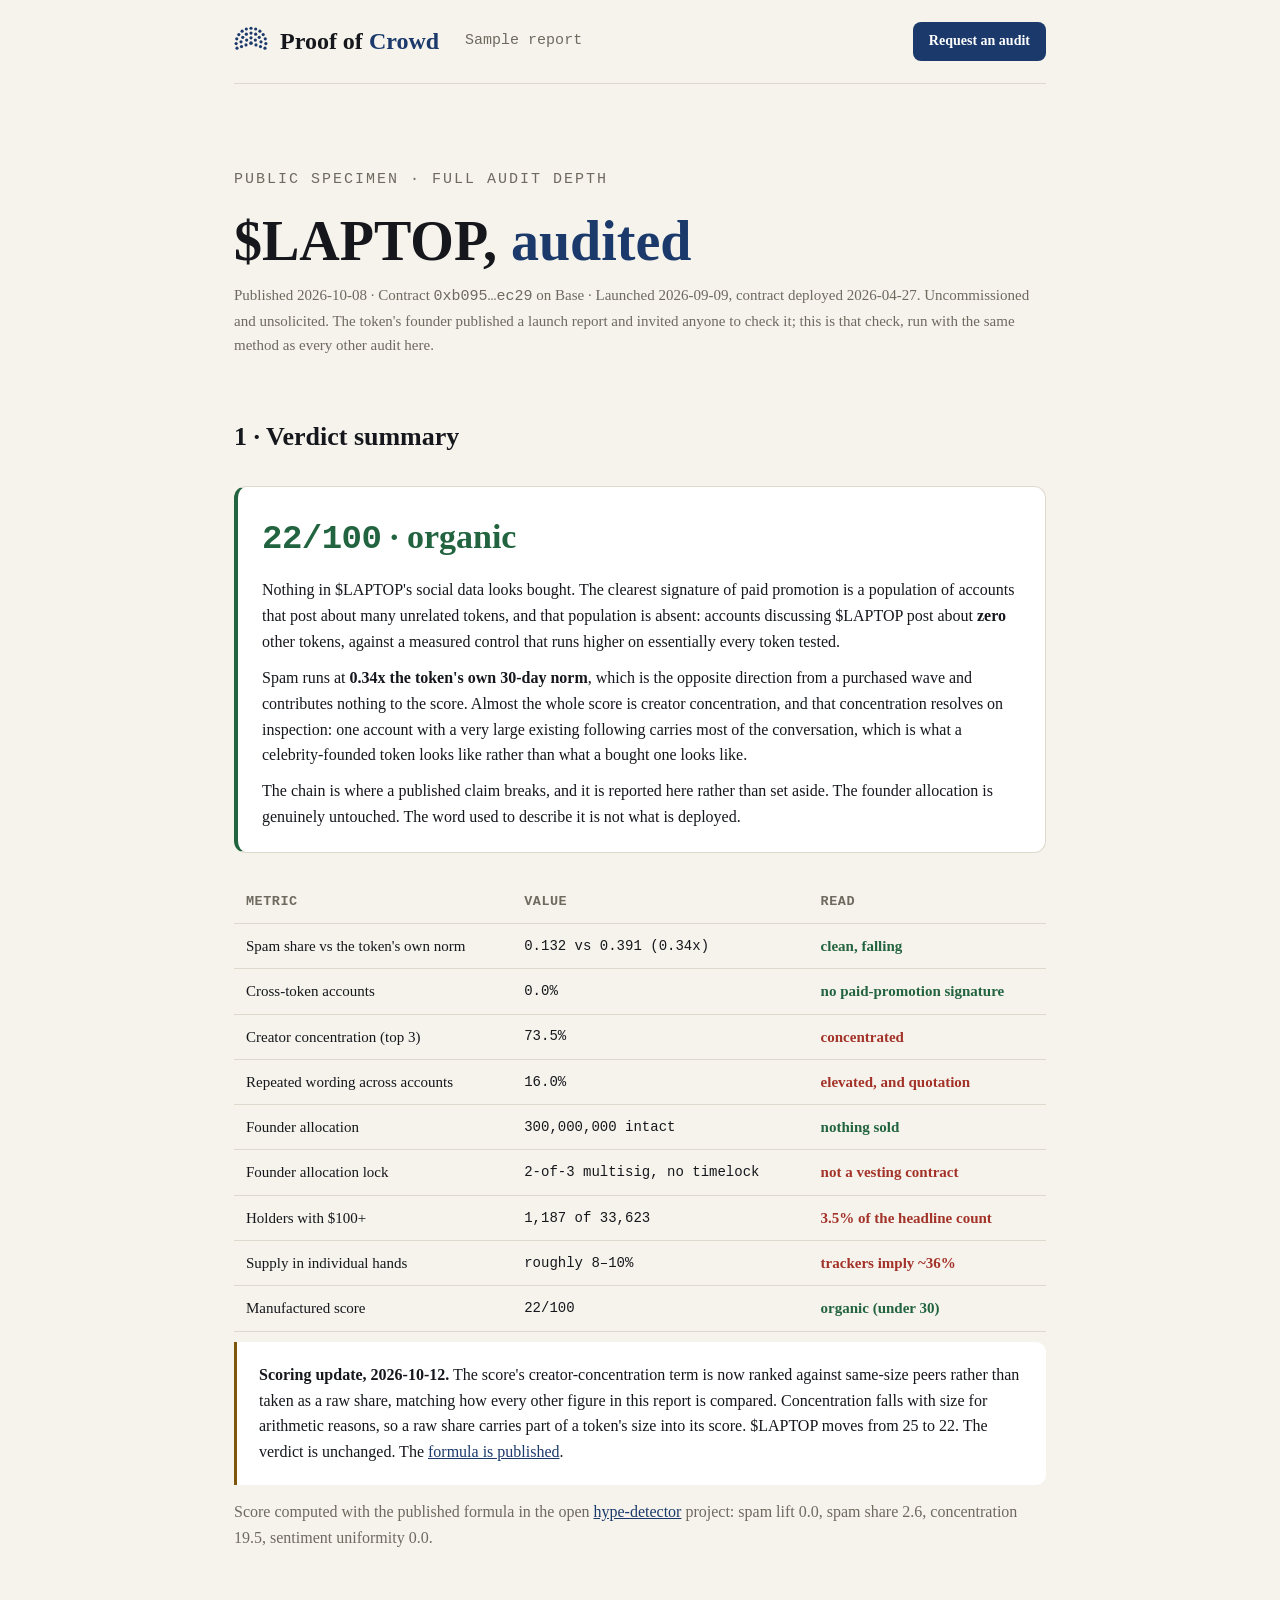
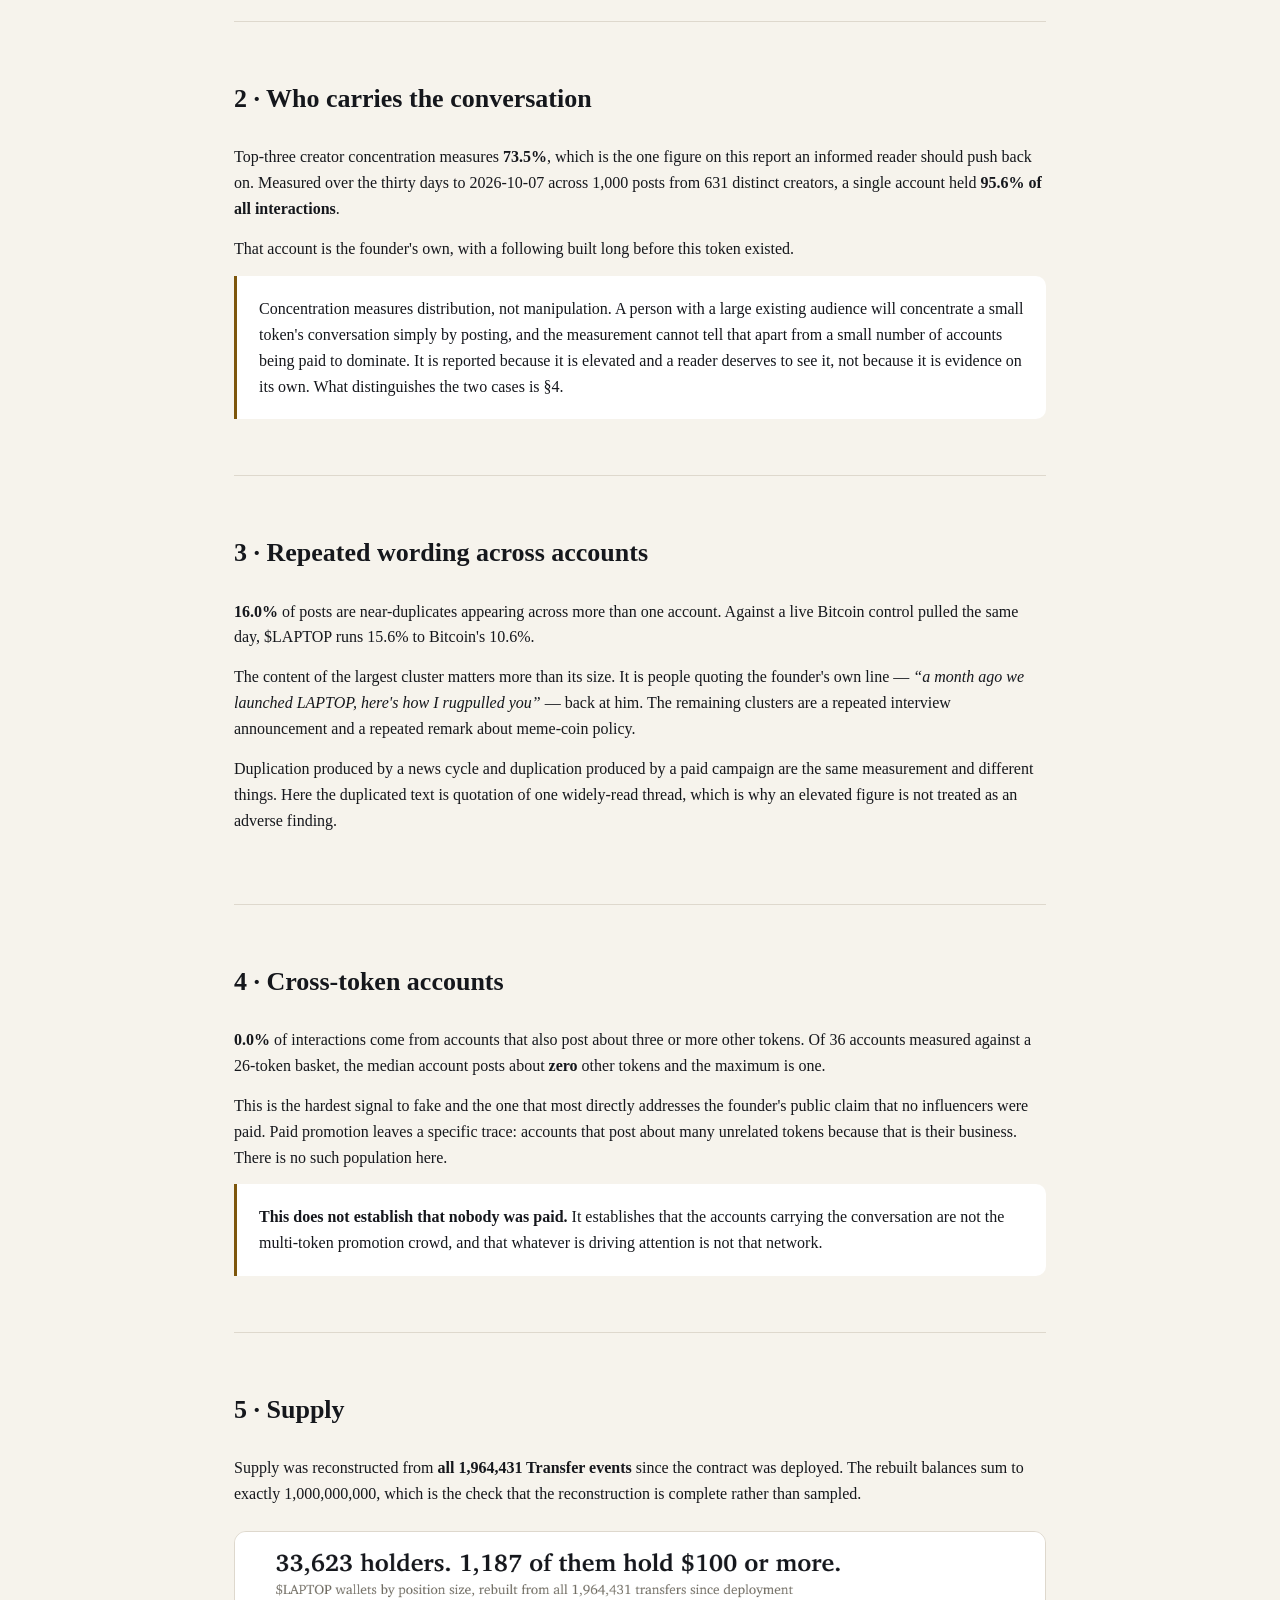
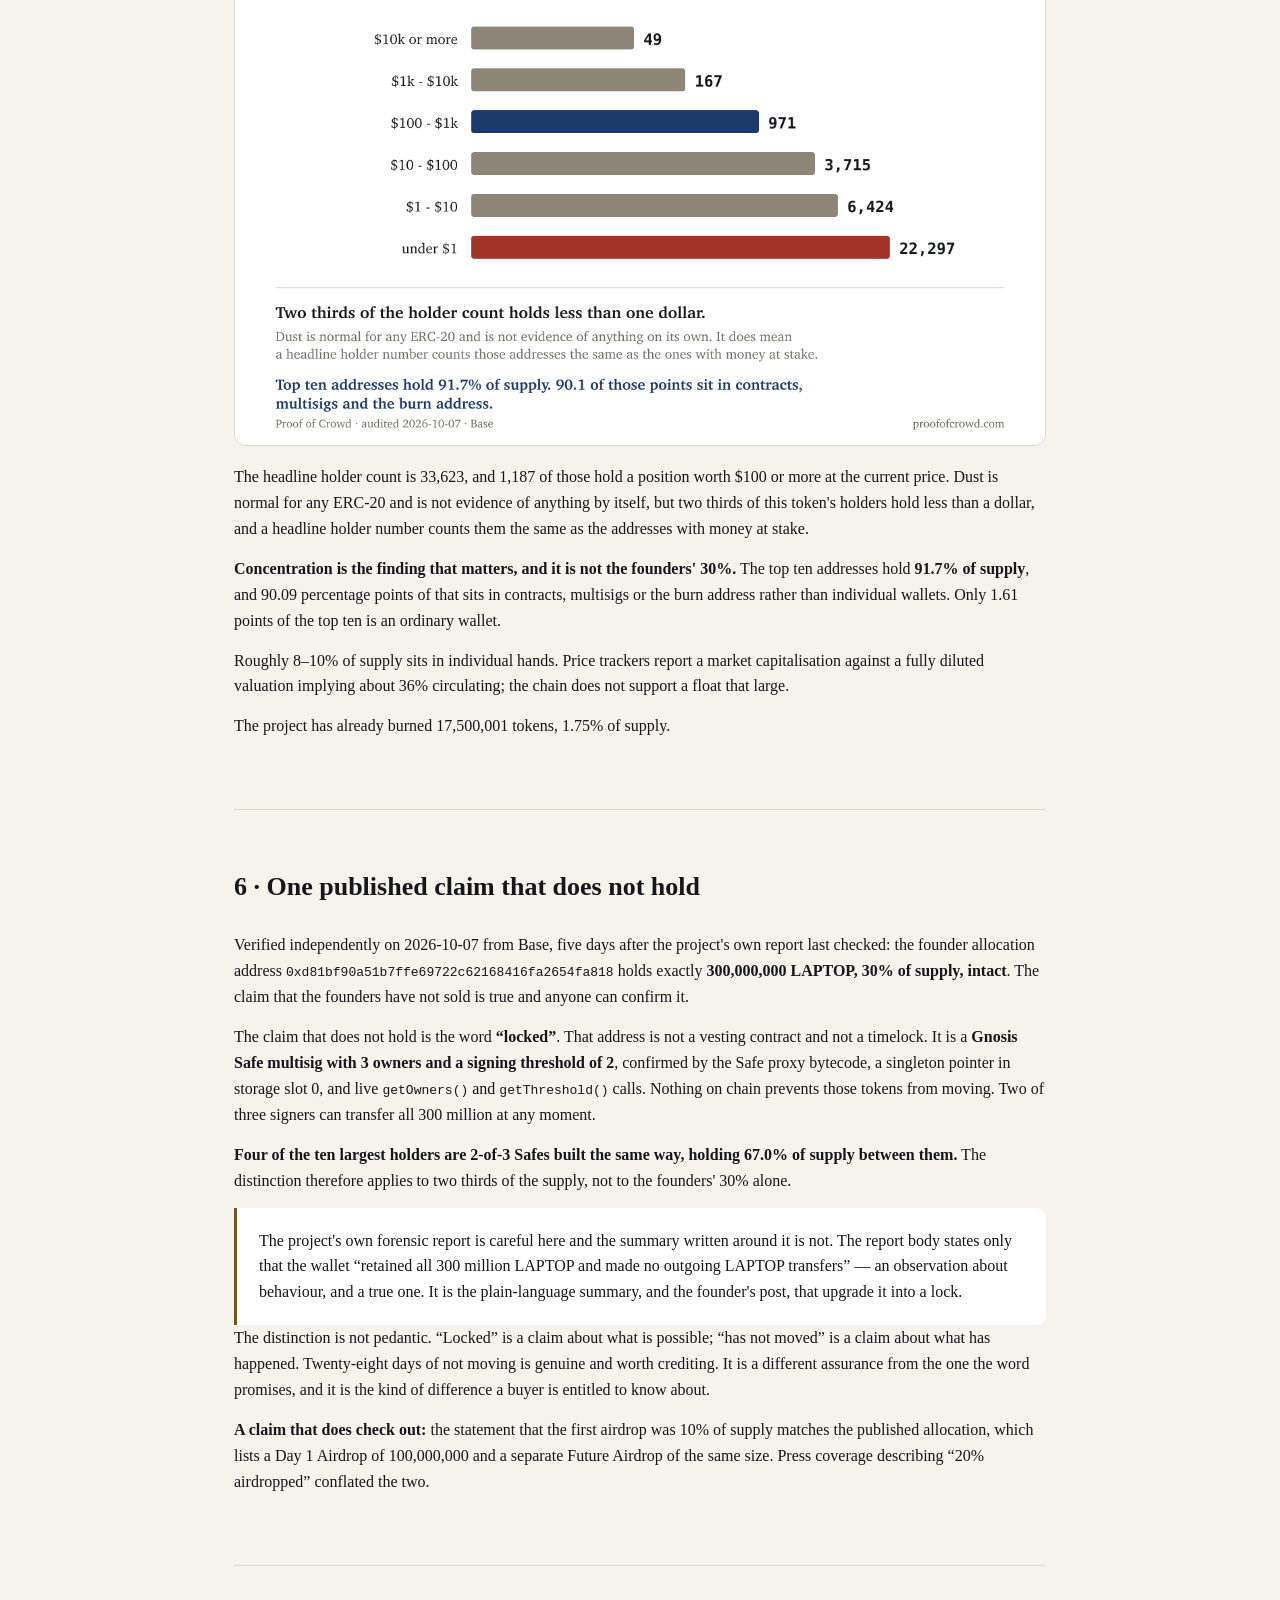
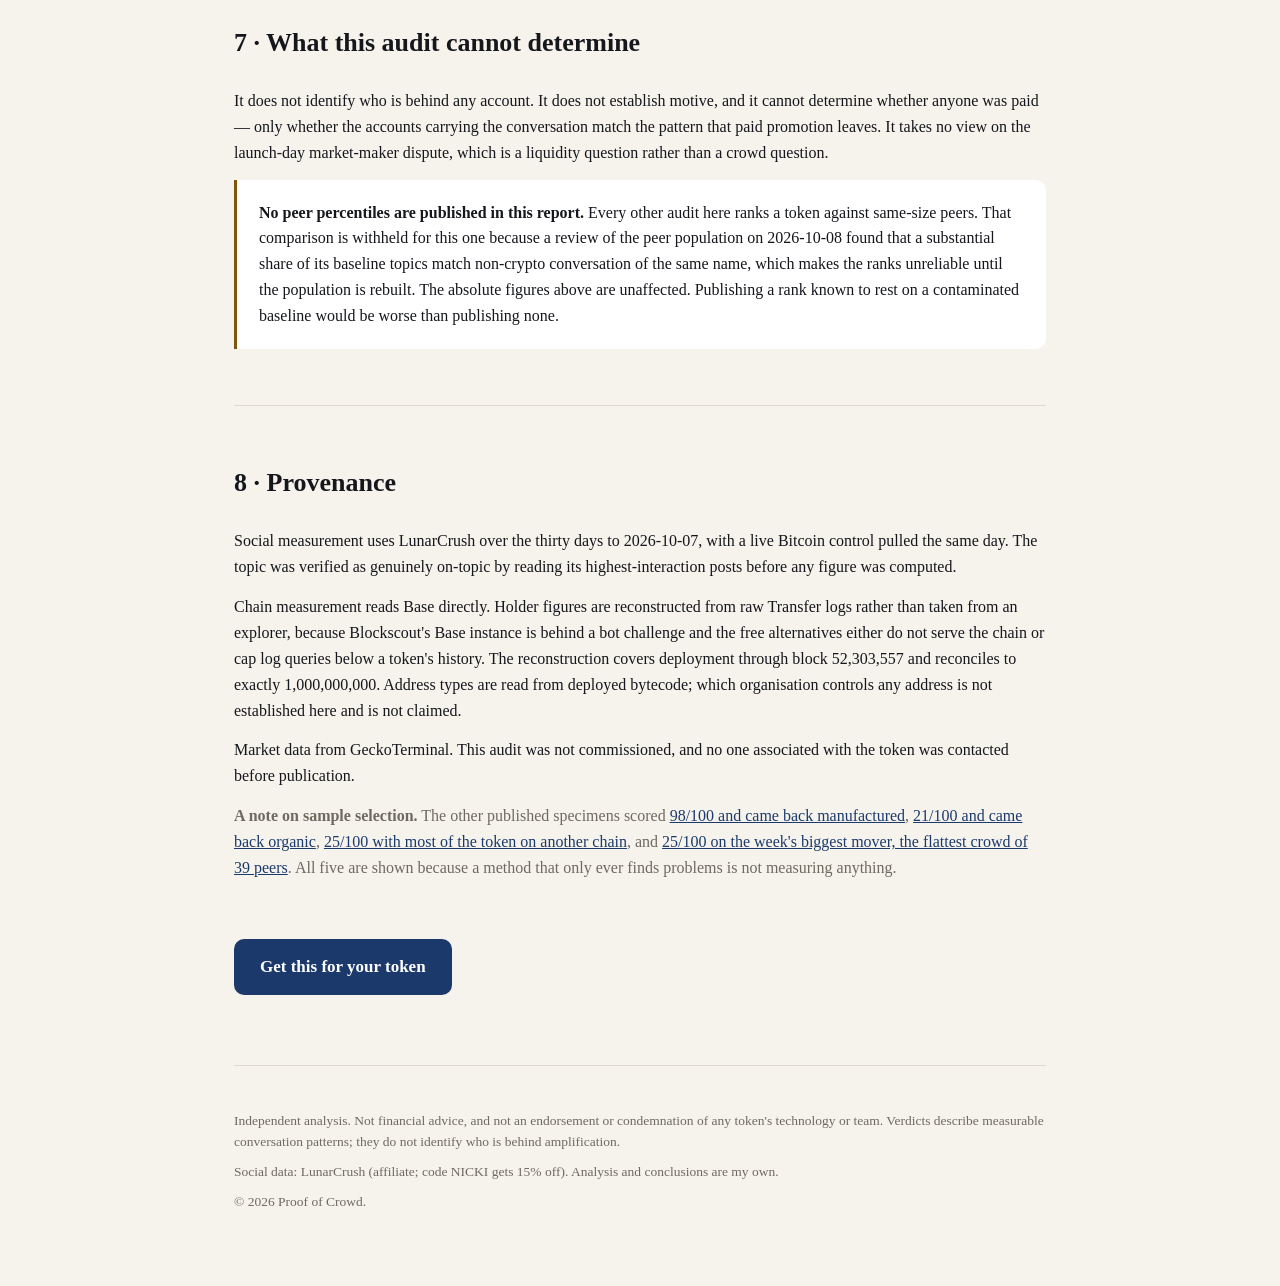
<file: sample-laptop.html>
<!DOCTYPE html>
<html lang="en">
<head>
<meta charset="utf-8">
<meta name="viewport" content="width=device-width, initial-scale=1">
<title>$LAPTOP audited &middot; Proof of Crowd</title>
<meta name="description" content="Public specimen report: $LAPTOP scores 22/100, organic. The crowd is real and unpaid. One published claim about the chain does not hold.">
<link rel="icon" href="assets/favicon.svg" type="image/svg+xml">
<link rel="icon" href="assets/favicon-32.png" sizes="32x32">
<link rel="apple-touch-icon" href="assets/favicon-180.png">
<link rel="canonical" href="https://proofofcrowd.com/sample-laptop.html">
<meta property="og:type" content="article">
<meta property="og:site_name" content="Proof of Crowd">
<meta property="og:title" content="$LAPTOP audited &middot; Proof of Crowd">
<meta property="og:description" content="22/100, organic. No paid-promotion signature at all. One published claim about the chain does not survive checking.">
<meta property="og:url" content="https://proofofcrowd.com/sample-laptop.html">
<meta property="og:image" content="https://proofofcrowd.com/assets/og.png">
<meta property="og:image:width" content="1200">
<meta property="og:image:height" content="630">
<meta name="twitter:card" content="summary_large_image">
<meta name="twitter:site" content="@nickisanders">
<meta name="twitter:title" content="$LAPTOP audited &middot; Proof of Crowd">
<meta name="twitter:description" content="22/100, organic. No paid-promotion signature at all. One published claim about the chain does not survive checking.">
<meta name="twitter:image" content="https://proofofcrowd.com/assets/og.png">
<link rel="stylesheet" href="styles.css">
<script type="application/ld+json">
{
 "@context": "https://schema.org",
 "@type": "Report",
 "headline": "$LAPTOP, audited",
 "datePublished": "2026-10-08",
 "author": {"@type": "Organization", "name": "Proof of Crowd"},
 "publisher": {"@type": "Organization", "name": "Proof of Crowd"},
 "description": "Public specimen. $LAPTOP scores 22/100, organic: the accounts carrying its conversation post about no other tokens, which is the absence of the clearest paid-promotion signature. Supply was rebuilt from every Transfer event. One published claim about a token lock does not hold."
}
</script>
</head>
<body>
<div class="wrap">

<nav>
  <a class="brand" href="./"><svg class="brandmark" viewBox="0 0 64 64" width="30" height="30" aria-hidden="true" xmlns="http://www.w3.org/2000/svg"><circle cx="22.60" cy="39.42" r="3.0" fill="#1b3a6b"/><circle cx="23.81" cy="30.26" r="3.0" fill="#1b3a6b"/><circle cx="32.00" cy="26.00" r="3.0" fill="#1b3a6b"/><circle cx="40.19" cy="30.26" r="3.0" fill="#1b3a6b"/><circle cx="41.40" cy="39.42" r="3.0" fill="#1b3a6b"/><circle cx="14.15" cy="42.50" r="3.0" fill="#1b3a6b"/><circle cx="13.16" cy="33.52" r="3.0" fill="#1b3a6b"/><circle cx="16.44" cy="25.10" r="3.0" fill="#1b3a6b"/><circle cx="23.23" cy="19.15" r="3.0" fill="#1b3a6b"/><circle cx="32.00" cy="17.00" r="3.0" fill="#1b3a6b"/><circle cx="40.77" cy="19.15" r="3.0" fill="#1b3a6b"/><circle cx="47.56" cy="25.10" r="3.0" fill="#1b3a6b"/><circle cx="50.84" cy="33.52" r="3.0" fill="#1b3a6b"/><circle cx="49.85" cy="42.50" r="3.0" fill="#1b3a6b"/><circle cx="5.69" cy="45.58" r="3.0" fill="#1b3a6b"/><circle cx="4.01" cy="36.81" r="3.0" fill="#1b3a6b"/><circle cx="5.18" cy="27.97" r="3.0" fill="#1b3a6b"/><circle cx="9.06" cy="19.94" r="3.0" fill="#1b3a6b"/><circle cx="15.28" cy="13.54" r="3.0" fill="#1b3a6b"/><circle cx="23.19" cy="9.42" r="3.0" fill="#1b3a6b"/><circle cx="32.00" cy="8.00" r="3.0" fill="#1b3a6b"/><circle cx="40.81" cy="9.42" r="3.0" fill="#1b3a6b"/><circle cx="48.72" cy="13.54" r="3.0" fill="#1b3a6b"/><circle cx="54.94" cy="19.94" r="3.0" fill="#1b3a6b"/><circle cx="58.82" cy="27.97" r="3.0" fill="#1b3a6b"/><circle cx="59.99" cy="36.81" r="3.0" fill="#1b3a6b"/><circle cx="58.31" cy="45.58" r="3.0" fill="#1b3a6b"/><circle cx="32" cy="36" r="3.4" fill="#1b3a6b"/></svg><span class="brandtext">Proof of <span>Crowd</span></span></a>
  <a class="link" href="sample-fet.html">Sample report</a>
  <span class="spacer"></span>
  <a class="navcta" href="./#pricing">Request an audit</a>
</nav>

<header class="hero" style="padding-bottom: 20px;">
  <div class="kicker">Public specimen &middot; full audit depth</div>
  <h1>$LAPTOP, <span class="accent">audited</span></h1>
  <p class="report-meta">Published 2026-10-08 &middot; Contract <code>0xb095&hellip;ec29</code> on Base &middot; Launched 2026-09-09, contract deployed 2026-04-27. Uncommissioned and unsolicited. The token's founder published a launch report and invited anyone to check it; this is that check, run with the same method as every other audit here.</p>
</header>

<section style="border-top: none; padding-top: 24px;">
  <h2>1 &middot; Verdict summary</h2>
  <div class="verdict-banner organic">
    <div class="score"><span class="fig">22/100</span> &middot; organic</div>
    <p style="margin: 10px 0 0;">Nothing in $LAPTOP's social data looks bought. The clearest signature of paid promotion is a population of accounts that post about many unrelated tokens, and that population is absent: accounts discussing $LAPTOP post about <strong>zero</strong> other tokens, against a measured control that runs higher on essentially every token tested.</p>
    <p style="margin: 10px 0 0;">Spam runs at <strong>0.34x the token's own 30-day norm</strong>, which is the opposite direction from a purchased wave and contributes nothing to the score. Almost the whole score is creator concentration, and that concentration resolves on inspection: one account with a very large existing following carries most of the conversation, which is what a celebrity-founded token looks like rather than what a bought one looks like.</p>
    <p style="margin: 10px 0 0;">The chain is where a published claim breaks, and it is reported here rather than set aside. The founder allocation is genuinely untouched. The word used to describe it is not what is deployed.</p>
  </div>

  <table class="report-table">
    <tr><th>Metric</th><th>Value</th><th>Read</th></tr>
    <tr><td>Spam share vs the token's own norm</td><td>0.132 vs 0.391 (0.34x)</td><td><span class="ok">clean, falling</span></td></tr>
    <tr><td>Cross-token accounts</td><td>0.0%</td><td><span class="ok">no paid-promotion signature</span></td></tr>
    <tr><td>Creator concentration (top 3)</td><td>73.5%</td><td><span class="flag">concentrated</span></td></tr>
    <tr><td>Repeated wording across accounts</td><td>16.0%</td><td><span class="flag">elevated, and quotation</span></td></tr>
    <tr><td>Founder allocation</td><td>300,000,000 intact</td><td><span class="ok">nothing sold</span></td></tr>
    <tr><td>Founder allocation lock</td><td>2-of-3 multisig, no timelock</td><td><span class="flag">not a vesting contract</span></td></tr>
    <tr><td>Holders with $100+</td><td>1,187 of 33,623</td><td><span class="flag">3.5% of the headline count</span></td></tr>
    <tr><td>Supply in individual hands</td><td>roughly 8&ndash;10%</td><td><span class="flag">trackers imply ~36%</span></td></tr>
    <tr><td>Manufactured score</td><td>22/100</td><td><span class="ok">organic (under 30)</span></td></tr>
  </table>
  <div class="integrity">
    <p style="margin:0"><strong>Scoring update, 2026-10-12.</strong> The score's creator-concentration term is now ranked against same-size peers rather than taken as a raw share, matching how every other figure in this report is compared. Concentration falls with size for arithmetic reasons, so a raw share carries part of a token's size into its score. $LAPTOP moves from 25 to 22. The verdict is unchanged. The <a href="https://github.com/nickisanders/lunarcrush-projects/tree/main/projects/hype-detector">formula is published</a>.</p>
  </div>
  <p class="sub" style="margin-top:14px">Score computed with the published formula in the open <a href="https://github.com/nickisanders/lunarcrush-projects/tree/main/projects/hype-detector">hype-detector</a> project: spam lift 0.0, spam share 2.6, concentration 19.5, sentiment uniformity 0.0.</p>
</section>

<section>
  <h2>2 &middot; Who carries the conversation</h2>
  <p>Top-three creator concentration measures <strong>73.5%</strong>, which is the one figure on this report an informed reader should push back on. Measured over the thirty days to 2026-10-07 across 1,000 posts from 631 distinct creators, a single account held <strong>95.6% of all interactions</strong>.</p>
  <p>That account is the founder's own, with a following built long before this token existed.</p>
  <div class="integrity">
    <p style="margin:0">Concentration measures distribution, not manipulation. A person with a large existing audience will concentrate a small token's conversation simply by posting, and the measurement cannot tell that apart from a small number of accounts being paid to dominate. It is reported because it is elevated and a reader deserves to see it, not because it is evidence on its own. What distinguishes the two cases is §4.</p>
  </div>
</section>

<section>
  <h2>3 &middot; Repeated wording across accounts</h2>
  <p><strong>16.0%</strong> of posts are near-duplicates appearing across more than one account. Against a live Bitcoin control pulled the same day, $LAPTOP runs 15.6% to Bitcoin's 10.6%.</p>
  <p>The content of the largest cluster matters more than its size. It is people quoting the founder's own line &mdash; <em>&ldquo;a month ago we launched LAPTOP, here's how I rugpulled you&rdquo;</em> &mdash; back at him. The remaining clusters are a repeated interview announcement and a repeated remark about meme-coin policy.</p>
  <p>Duplication produced by a news cycle and duplication produced by a paid campaign are the same measurement and different things. Here the duplicated text is quotation of one widely-read thread, which is why an elevated figure is not treated as an adverse finding.</p>
</section>

<section>
  <h2>4 &middot; Cross-token accounts</h2>
  <p><strong>0.0%</strong> of interactions come from accounts that also post about three or more other tokens. Of 36 accounts measured against a 26-token basket, the median account posts about <strong>zero</strong> other tokens and the maximum is one.</p>
  <p>This is the hardest signal to fake and the one that most directly addresses the founder's public claim that no influencers were paid. Paid promotion leaves a specific trace: accounts that post about many unrelated tokens because that is their business. There is no such population here.</p>
  <div class="integrity">
    <p style="margin:0"><strong>This does not establish that nobody was paid.</strong> It establishes that the accounts carrying the conversation are not the multi-token promotion crowd, and that whatever is driving attention is not that network.</p>
  </div>
</section>

<section>
  <h2>5 &middot; Supply</h2>
  <p>Supply was reconstructed from <strong>all 1,964,431 Transfer events</strong> since the contract was deployed. The rebuilt balances sum to exactly 1,000,000,000, which is the check that the reconstruction is complete rather than sampled.</p>
  <img class="chart" src="assets/laptop-supply.png" alt="$LAPTOP wallets by position size: 49 hold $10k or more, 167 hold $1k to $10k, 971 hold $100 to $1k, 3,715 hold $10 to $100, 6,424 hold $1 to $10, and 22,297 hold under one dollar">
  <p>The headline holder count is 33,623, and 1,187 of those hold a position worth $100 or more at the current price. Dust is normal for any ERC-20 and is not evidence of anything by itself, but two thirds of this token's holders hold less than a dollar, and a headline holder number counts them the same as the addresses with money at stake.</p>
  <p><strong>Concentration is the finding that matters, and it is not the founders' 30%.</strong> The top ten addresses hold <strong>91.7% of supply</strong>, and 90.09 percentage points of that sits in contracts, multisigs or the burn address rather than individual wallets. Only 1.61 points of the top ten is an ordinary wallet.</p>
  <p>Roughly 8&ndash;10% of supply sits in individual hands. Price trackers report a market capitalisation against a fully diluted valuation implying about 36% circulating; the chain does not support a float that large.</p>
  <p>The project has already burned 17,500,001 tokens, 1.75% of supply.</p>
</section>

<section>
  <h2>6 &middot; One published claim that does not hold</h2>
  <p>Verified independently on 2026-10-07 from Base, five days after the project's own report last checked: the founder allocation address <code>0xd81bf90a51b7ffe69722c62168416fa2654fa818</code> holds exactly <strong>300,000,000 LAPTOP, 30% of supply, intact</strong>. The claim that the founders have not sold is true and anyone can confirm it.</p>
  <p>The claim that does not hold is the word <strong>&ldquo;locked&rdquo;</strong>. That address is not a vesting contract and not a timelock. It is a <strong>Gnosis Safe multisig with 3 owners and a signing threshold of 2</strong>, confirmed by the Safe proxy bytecode, a singleton pointer in storage slot 0, and live <code>getOwners()</code> and <code>getThreshold()</code> calls. Nothing on chain prevents those tokens from moving. Two of three signers can transfer all 300 million at any moment.</p>
  <p><strong>Four of the ten largest holders are 2-of-3 Safes built the same way, holding 67.0% of supply between them.</strong> The distinction therefore applies to two thirds of the supply, not to the founders' 30% alone.</p>
  <div class="integrity">
    <p style="margin:0">The project's own forensic report is careful here and the summary written around it is not. The report body states only that the wallet &ldquo;retained all 300 million LAPTOP and made no outgoing LAPTOP transfers&rdquo; &mdash; an observation about behaviour, and a true one. It is the plain-language summary, and the founder's post, that upgrade it into a lock.</p>
  </div>
  <p>The distinction is not pedantic. &ldquo;Locked&rdquo; is a claim about what is possible; &ldquo;has not moved&rdquo; is a claim about what has happened. Twenty-eight days of not moving is genuine and worth crediting. It is a different assurance from the one the word promises, and it is the kind of difference a buyer is entitled to know about.</p>
  <p><strong>A claim that does check out:</strong> the statement that the first airdrop was 10% of supply matches the published allocation, which lists a Day 1 Airdrop of 100,000,000 and a separate Future Airdrop of the same size. Press coverage describing &ldquo;20% airdropped&rdquo; conflated the two.</p>
</section>

<section>
  <h2>7 &middot; What this audit cannot determine</h2>
  <p>It does not identify who is behind any account. It does not establish motive, and it cannot determine whether anyone was paid &mdash; only whether the accounts carrying the conversation match the pattern that paid promotion leaves. It takes no view on the launch-day market-maker dispute, which is a liquidity question rather than a crowd question.</p>
  <div class="integrity">
    <p style="margin:0"><strong>No peer percentiles are published in this report.</strong> Every other audit here ranks a token against same-size peers. That comparison is withheld for this one because a review of the peer population on 2026-10-08 found that a substantial share of its baseline topics match non-crypto conversation of the same name, which makes the ranks unreliable until the population is rebuilt. The absolute figures above are unaffected. Publishing a rank known to rest on a contaminated baseline would be worse than publishing none.</p>
  </div>
</section>

<section>
  <h2>8 &middot; Provenance</h2>
  <p>Social measurement uses LunarCrush over the thirty days to 2026-10-07, with a live Bitcoin control pulled the same day. The topic was verified as genuinely on-topic by reading its highest-interaction posts before any figure was computed.</p>
  <p>Chain measurement reads Base directly. Holder figures are reconstructed from raw Transfer logs rather than taken from an explorer, because Blockscout's Base instance is behind a bot challenge and the free alternatives either do not serve the chain or cap log queries below a token's history. The reconstruction covers deployment through block 52,303,557 and reconciles to exactly 1,000,000,000. Address types are read from deployed bytecode; which organisation controls any address is not established here and is not claimed.</p>
  <p>Market data from GeckoTerminal. This audit was not commissioned, and no one associated with the token was contacted before publication.</p>
  <p class="sub" style="margin-top:14px"><strong>A note on sample selection.</strong> The other published specimens scored <a href="sample.html">98/100 and came back manufactured</a>, <a href="sample-fet.html">21/100 and came back organic</a>, <a href="sample-w.html">25/100 with most of the token on another chain</a>, and <a href="sample-strk.html">25/100 on the week's biggest mover, the flattest crowd of 39 peers</a>. All five are shown because a method that only ever finds problems is not measuring anything.</p>
  <p style="margin-top: 24px;"><a class="cta" href="./#contact">Get this for your token</a></p>
</section>

<footer>
  <p>Independent analysis. Not financial advice, and not an endorsement or condemnation of any token's technology or team. Verdicts describe measurable conversation patterns; they do not identify who is behind amplification.</p>
  <p>Social data: LunarCrush (affiliate; code NICKI gets 15% off). Analysis and conclusions are my own.</p>
  <p>© 2026 Proof of Crowd.</p>
</footer>

</div>
</body>
</html>
</file>
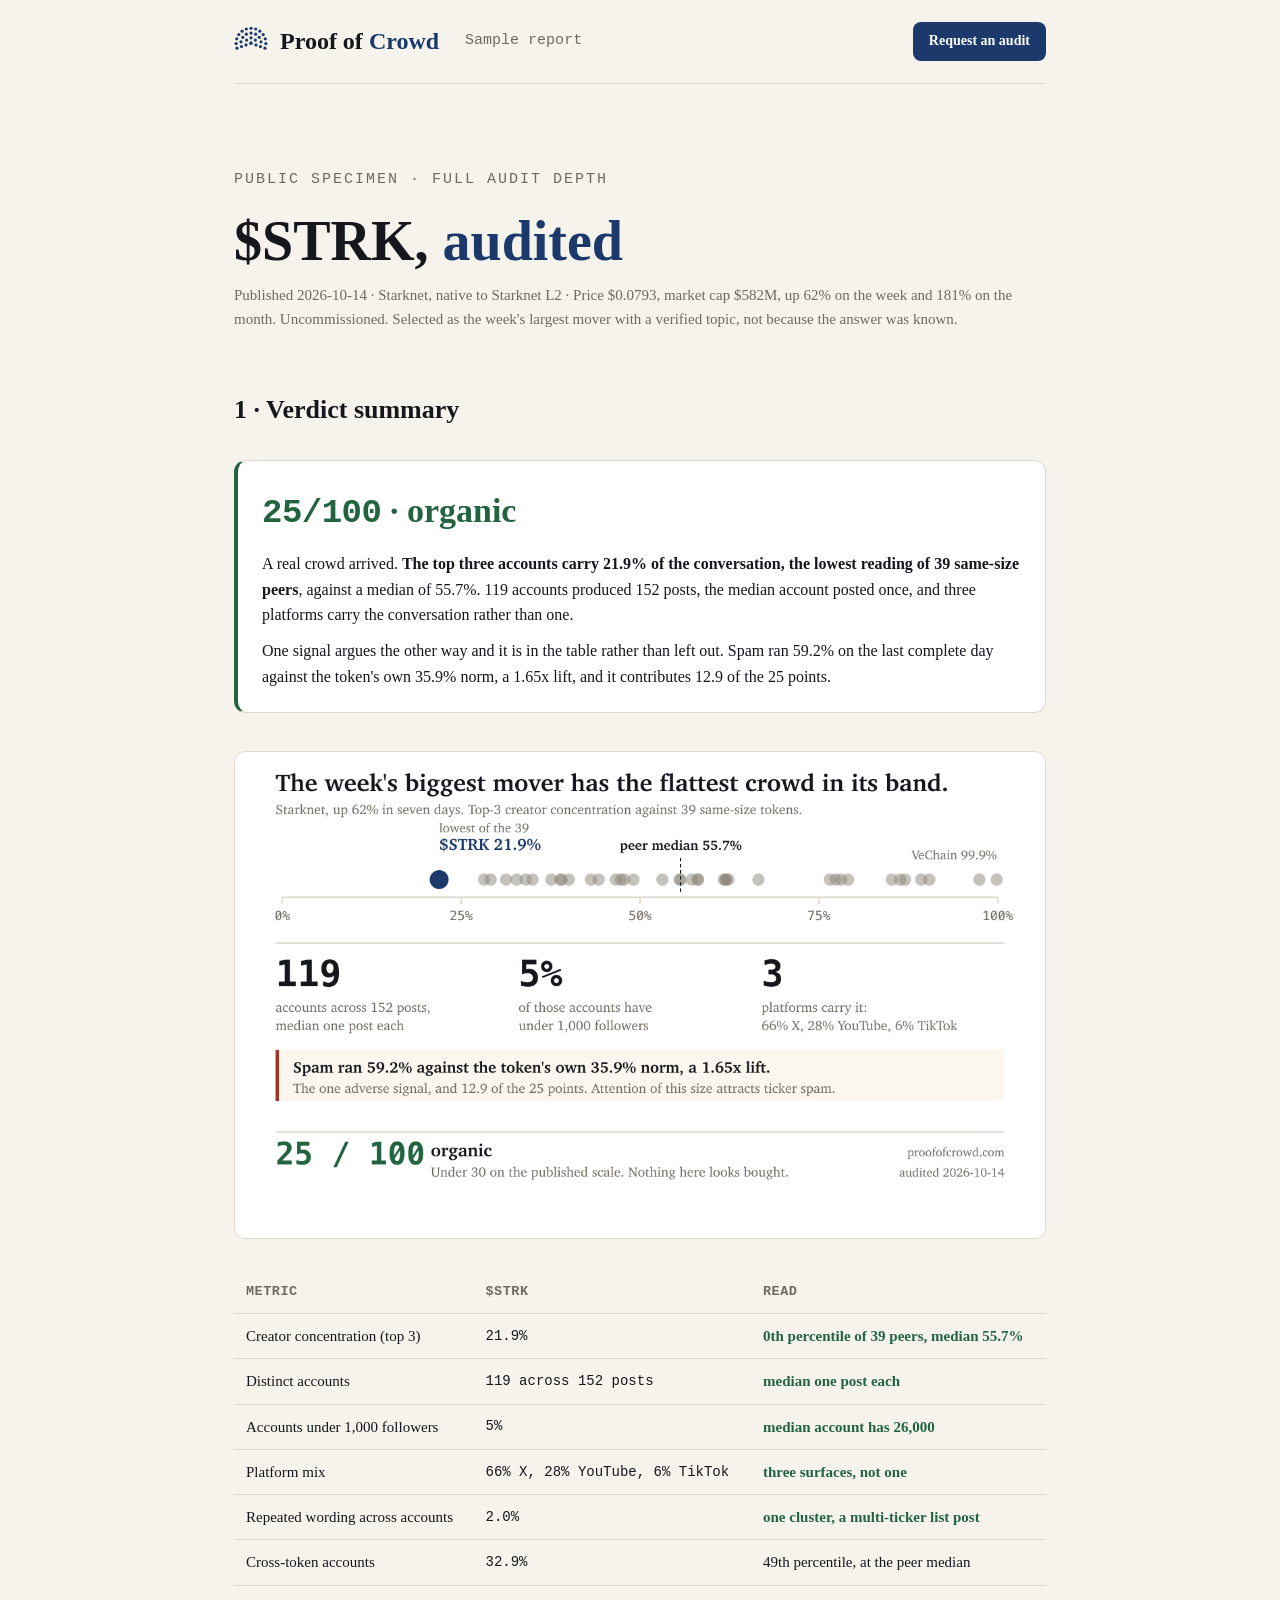
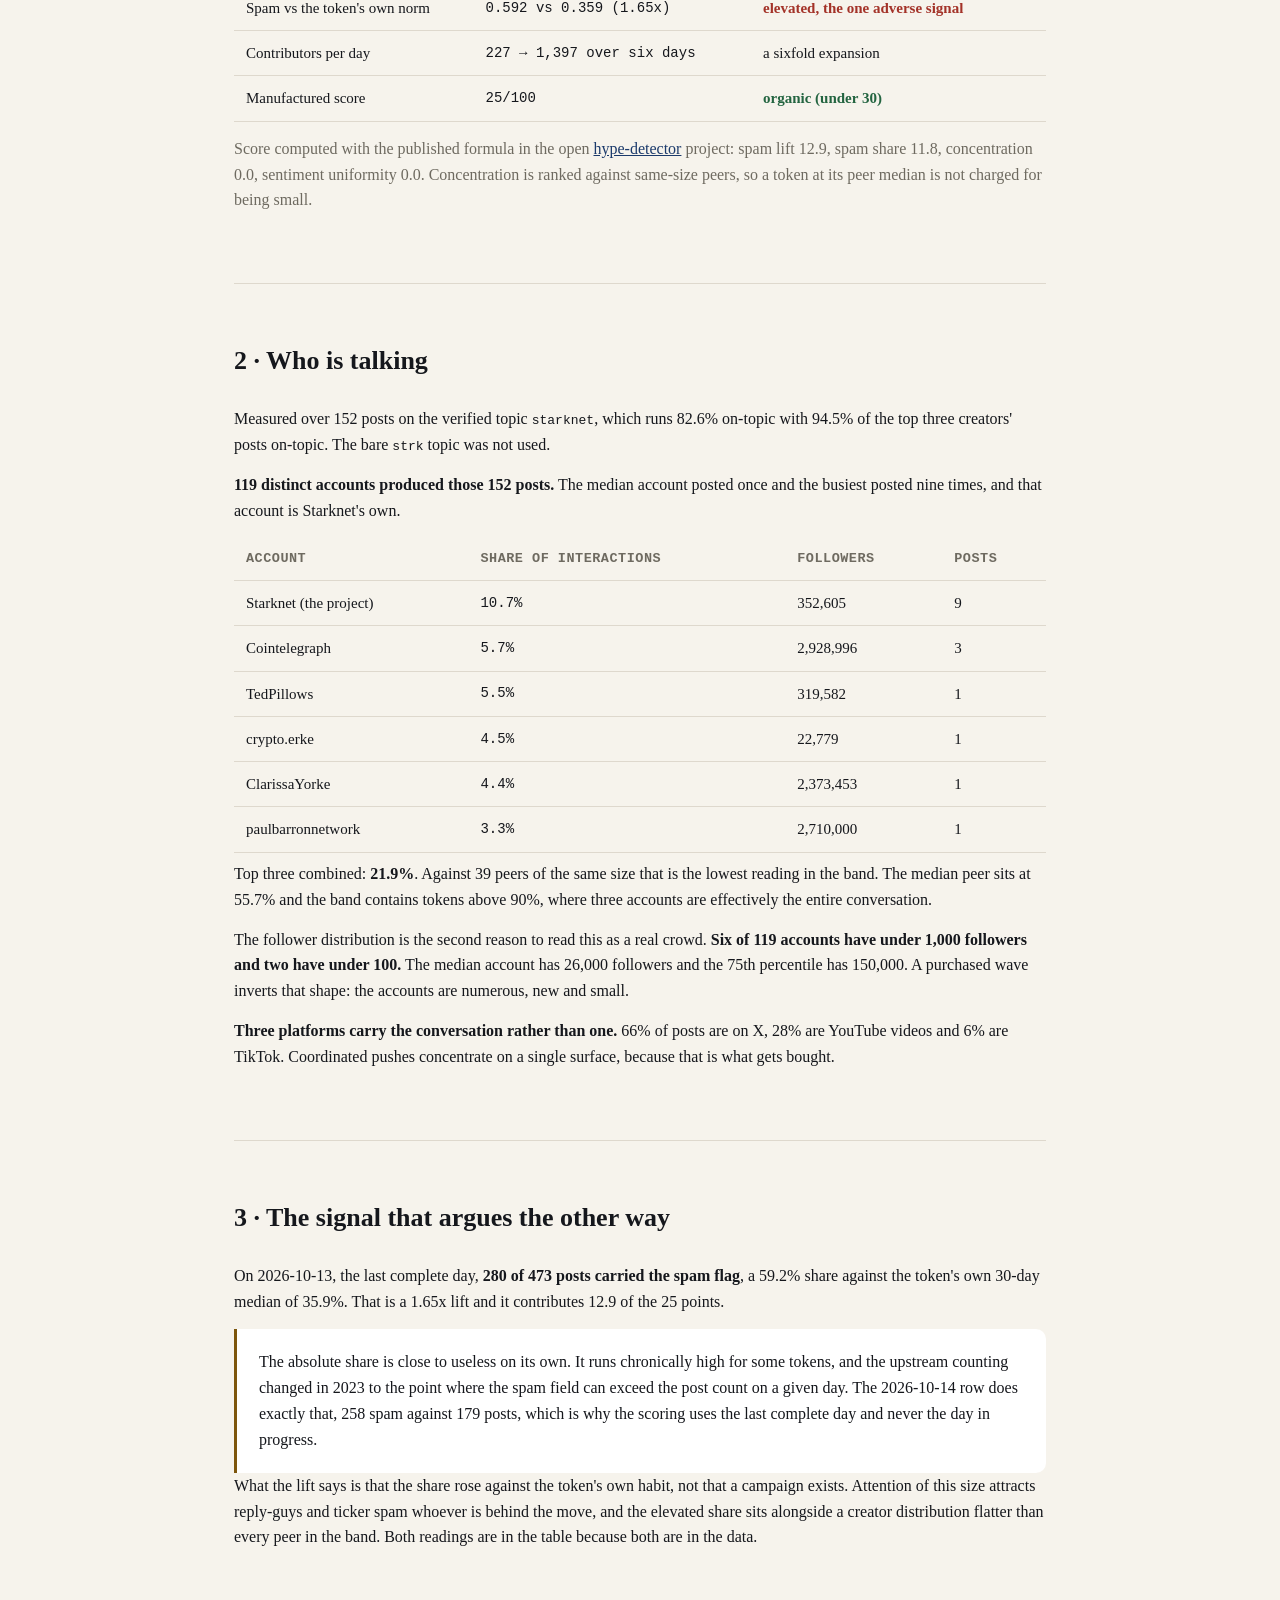
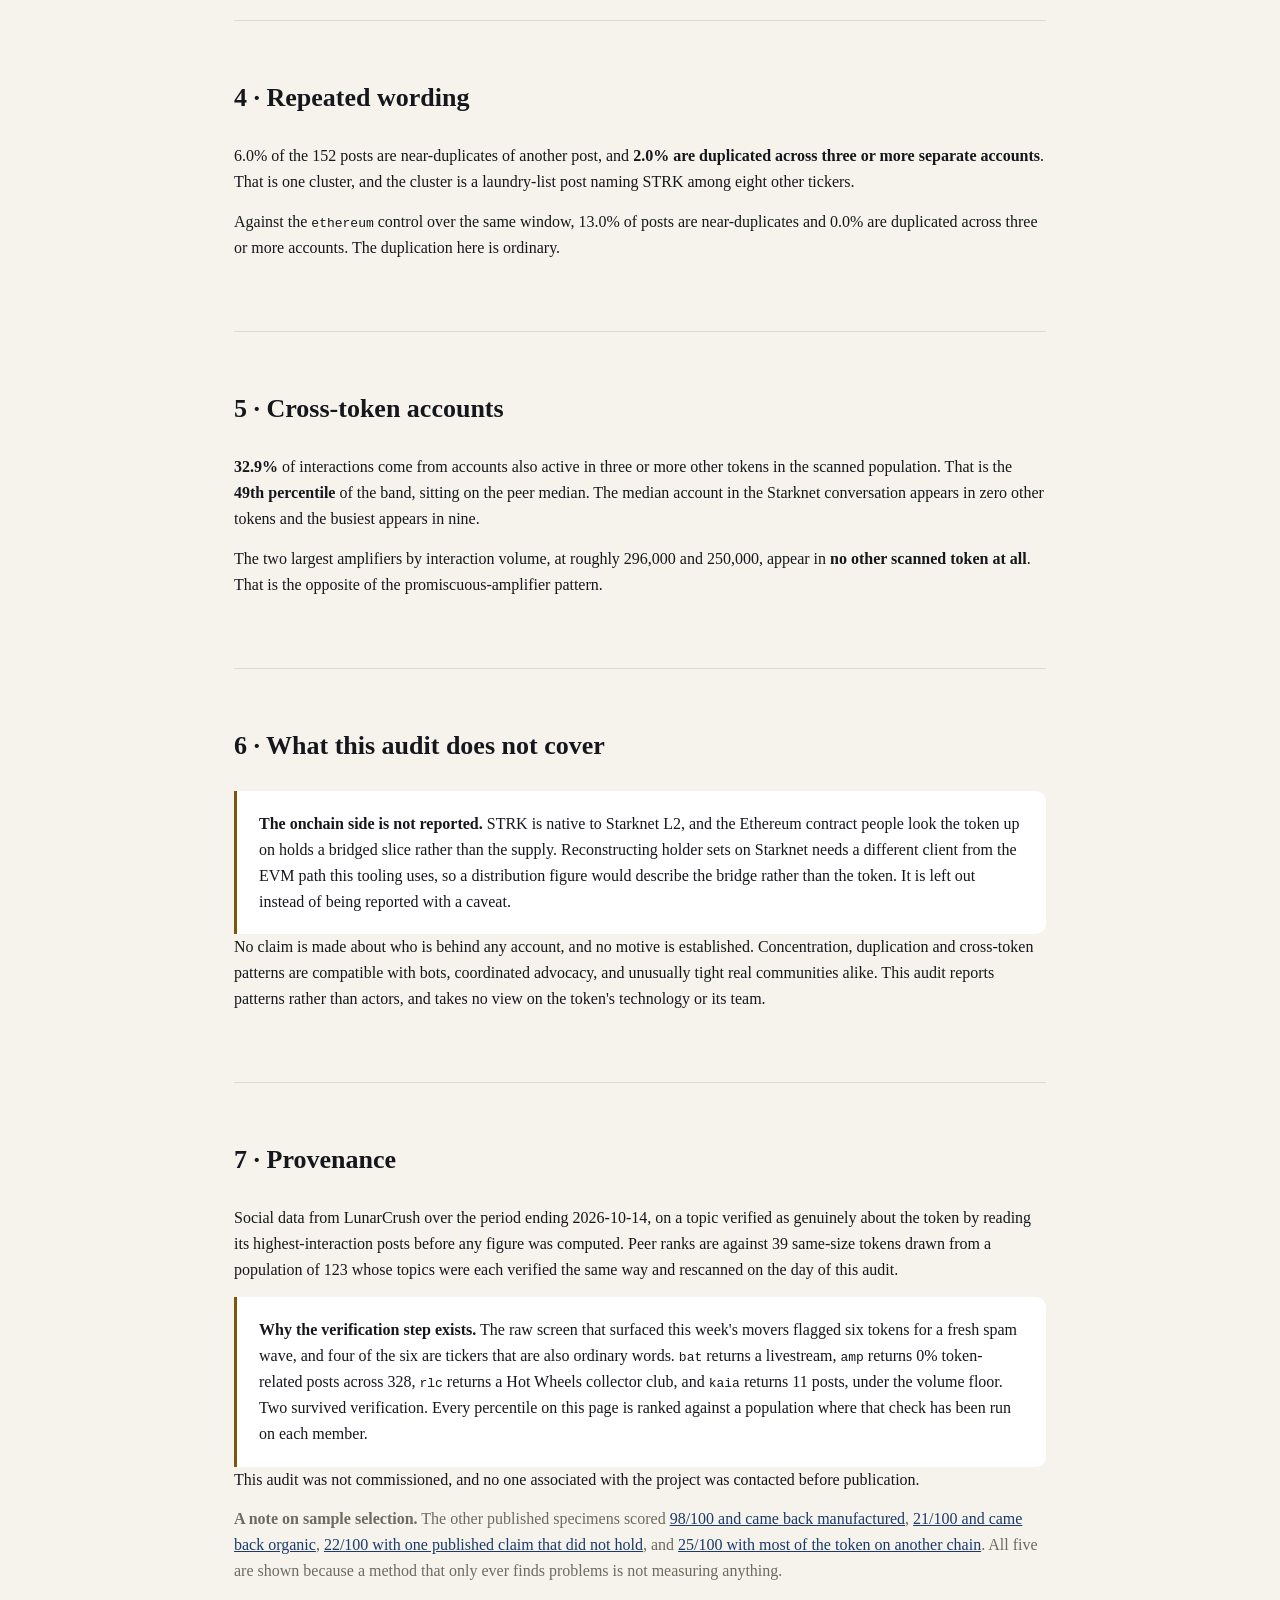
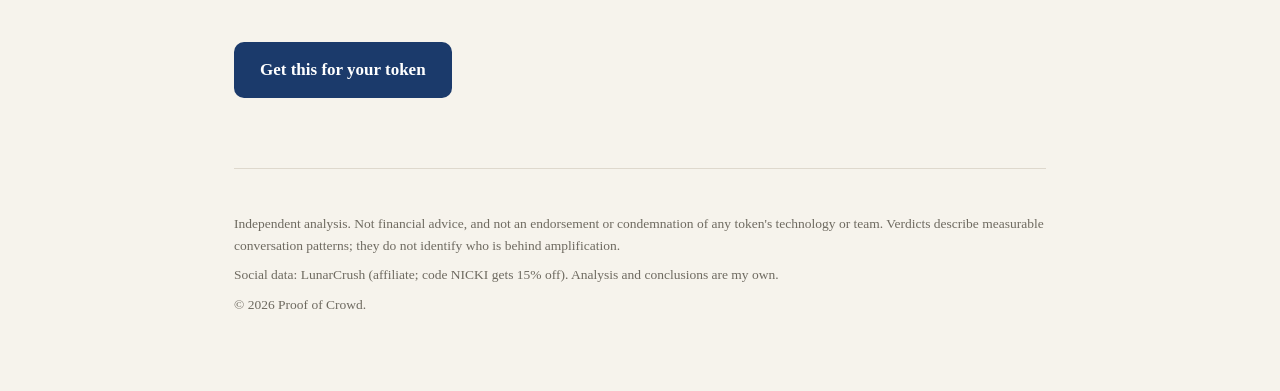
<file: sample-strk.html>
<!DOCTYPE html>
<html lang="en">
<head>
<meta charset="utf-8">
<meta name="viewport" content="width=device-width, initial-scale=1">
<title>$STRK audited &middot; Proof of Crowd</title>
<meta name="description" content="Public specimen report: $STRK scores 25/100, organic. The week's biggest mover has the flattest creator distribution of 39 same-size tokens.">
<link rel="icon" href="assets/favicon.svg" type="image/svg+xml">
<link rel="icon" href="assets/favicon-32.png" sizes="32x32">
<link rel="apple-touch-icon" href="assets/favicon-180.png">
<link rel="canonical" href="https://proofofcrowd.com/sample-strk.html">
<meta property="og:type" content="article">
<meta property="og:site_name" content="Proof of Crowd">
<meta property="og:title" content="$STRK audited &middot; Proof of Crowd">
<meta property="og:description" content="25/100, organic. Up 62% in a week, and the top three accounts carry 21.9% of the conversation, the lowest of 39 same-size tokens.">
<meta property="og:url" content="https://proofofcrowd.com/sample-strk.html">
<meta property="og:image" content="https://proofofcrowd.com/assets/og.png">
<meta property="og:image:width" content="1200">
<meta property="og:image:height" content="630">
<meta name="twitter:card" content="summary_large_image">
<meta name="twitter:site" content="@nickisanders">
<meta name="twitter:title" content="$STRK audited &middot; Proof of Crowd">
<meta name="twitter:description" content="25/100, organic. Up 62% in a week, and the top three accounts carry 21.9% of the conversation, the lowest of 39 same-size tokens.">
<meta name="twitter:image" content="https://proofofcrowd.com/assets/og.png">
<link rel="stylesheet" href="styles.css">
<script type="application/ld+json">
{
 "@context": "https://schema.org",
 "@type": "Report",
 "headline": "$STRK, audited",
 "datePublished": "2026-10-14",
 "author": {"@type": "Organization", "name": "Proof of Crowd"},
 "publisher": {"@type": "Organization", "name": "Proof of Crowd"},
 "description": "Public specimen. $STRK scores 25/100, organic. The week's biggest mover has the flattest creator distribution of 39 same-size peers, 21.9% against a median of 55.7%. Spam against the token's own norm is the one signal arguing the other way."
}
</script>
</head>
<body>
<div class="wrap">

<nav>
  <a class="brand" href="./"><svg class="brandmark" viewBox="0 0 64 64" width="30" height="30" aria-hidden="true" xmlns="http://www.w3.org/2000/svg"><circle cx="22.60" cy="39.42" r="3.0" fill="#1b3a6b"/><circle cx="23.81" cy="30.26" r="3.0" fill="#1b3a6b"/><circle cx="32.00" cy="26.00" r="3.0" fill="#1b3a6b"/><circle cx="40.19" cy="30.26" r="3.0" fill="#1b3a6b"/><circle cx="41.40" cy="39.42" r="3.0" fill="#1b3a6b"/><circle cx="14.15" cy="42.50" r="3.0" fill="#1b3a6b"/><circle cx="13.16" cy="33.52" r="3.0" fill="#1b3a6b"/><circle cx="16.44" cy="25.10" r="3.0" fill="#1b3a6b"/><circle cx="23.23" cy="19.15" r="3.0" fill="#1b3a6b"/><circle cx="32.00" cy="17.00" r="3.0" fill="#1b3a6b"/><circle cx="40.77" cy="19.15" r="3.0" fill="#1b3a6b"/><circle cx="47.56" cy="25.10" r="3.0" fill="#1b3a6b"/><circle cx="50.84" cy="33.52" r="3.0" fill="#1b3a6b"/><circle cx="49.85" cy="42.50" r="3.0" fill="#1b3a6b"/><circle cx="5.69" cy="45.58" r="3.0" fill="#1b3a6b"/><circle cx="4.01" cy="36.81" r="3.0" fill="#1b3a6b"/><circle cx="5.18" cy="27.97" r="3.0" fill="#1b3a6b"/><circle cx="9.06" cy="19.94" r="3.0" fill="#1b3a6b"/><circle cx="15.28" cy="13.54" r="3.0" fill="#1b3a6b"/><circle cx="23.19" cy="9.42" r="3.0" fill="#1b3a6b"/><circle cx="32.00" cy="8.00" r="3.0" fill="#1b3a6b"/><circle cx="40.81" cy="9.42" r="3.0" fill="#1b3a6b"/><circle cx="48.72" cy="13.54" r="3.0" fill="#1b3a6b"/><circle cx="54.94" cy="19.94" r="3.0" fill="#1b3a6b"/><circle cx="58.82" cy="27.97" r="3.0" fill="#1b3a6b"/><circle cx="59.99" cy="36.81" r="3.0" fill="#1b3a6b"/><circle cx="58.31" cy="45.58" r="3.0" fill="#1b3a6b"/><circle cx="32" cy="36" r="3.4" fill="#1b3a6b"/></svg><span class="brandtext">Proof of <span>Crowd</span></span></a>
  <a class="link" href="sample-fet.html">Sample report</a>
  <span class="spacer"></span>
  <a class="navcta" href="./#pricing">Request an audit</a>
</nav>
<header class="hero" style="padding-bottom: 20px;">
  <div class="kicker">Public specimen &middot; full audit depth</div>
  <h1>$STRK, <span class="accent">audited</span></h1>
  <p class="report-meta">Published 2026-10-14 &middot; Starknet, native to Starknet L2 &middot; Price $0.0793, market cap $582M, up 62% on the week and 181% on the month. Uncommissioned. Selected as the week's largest mover with a verified topic, not because the answer was known.</p>
</header>

<section style="border-top: none; padding-top: 24px;">
  <h2>1 &middot; Verdict summary</h2>
  <div class="verdict-banner organic">
    <div class="score"><span class="fig">25/100</span> &middot; organic</div>
    <p style="margin: 10px 0 0;">A real crowd arrived. <strong>The top three accounts carry 21.9% of the conversation, the lowest reading of 39 same-size peers</strong>, against a median of 55.7%. 119 accounts produced 152 posts, the median account posted once, and three platforms carry the conversation rather than one.</p>
    <p style="margin: 10px 0 0;">One signal argues the other way and it is in the table rather than left out. Spam ran 59.2% on the last complete day against the token's own 35.9% norm, a 1.65x lift, and it contributes 12.9 of the 25 points.</p>
  </div>

  <img class="chart" src="assets/strk-concentration.png" alt="Top-three creator concentration for $STRK at 21.9%, the lowest of 39 same-size tokens, against a peer median of 55.7% and a highest peer of 99.9%; 119 accounts across 152 posts, 5% with under 1,000 followers, and three platforms carrying the conversation; spam at 1.65x the token's own norm; score 25 out of 100, organic">

  <table class="report-table">
    <tr><th>Metric</th><th>$STRK</th><th>Read</th></tr>
    <tr><td>Creator concentration (top 3)</td><td>21.9%</td><td><span class="ok">0th percentile of 39 peers, median 55.7%</span></td></tr>
    <tr><td>Distinct accounts</td><td>119 across 152 posts</td><td><span class="ok">median one post each</span></td></tr>
    <tr><td>Accounts under 1,000 followers</td><td>5%</td><td><span class="ok">median account has 26,000</span></td></tr>
    <tr><td>Platform mix</td><td>66% X, 28% YouTube, 6% TikTok</td><td><span class="ok">three surfaces, not one</span></td></tr>
    <tr><td>Repeated wording across accounts</td><td>2.0%</td><td><span class="ok">one cluster, a multi-ticker list post</span></td></tr>
    <tr><td>Cross-token accounts</td><td>32.9%</td><td>49th percentile, at the peer median</td></tr>
    <tr><td>Spam vs the token's own norm</td><td>0.592 vs 0.359 (1.65x)</td><td><span class="flag">elevated, the one adverse signal</span></td></tr>
    <tr><td>Contributors per day</td><td>227 &rarr; 1,397 over six days</td><td>a sixfold expansion</td></tr>
    <tr><td>Manufactured score</td><td>25/100</td><td><span class="ok">organic (under 30)</span></td></tr>
  </table>
  <p class="sub" style="margin-top:14px">Score computed with the published formula in the open <a href="https://github.com/nickisanders/lunarcrush-projects/tree/main/projects/hype-detector">hype-detector</a> project: spam lift 12.9, spam share 11.8, concentration 0.0, sentiment uniformity 0.0. Concentration is ranked against same-size peers, so a token at its peer median is not charged for being small.</p>
</section>

<section>
  <h2>2 &middot; Who is talking</h2>
  <p>Measured over 152 posts on the verified topic <code>starknet</code>, which runs 82.6% on-topic with 94.5% of the top three creators' posts on-topic. The bare <code>strk</code> topic was not used.</p>
  <p><strong>119 distinct accounts produced those 152 posts.</strong> The median account posted once and the busiest posted nine times, and that account is Starknet's own.</p>
  <table class="report-table">
    <tr><th>Account</th><th>Share of interactions</th><th>Followers</th><th>Posts</th></tr>
    <tr><td>Starknet (the project)</td><td>10.7%</td><td>352,605</td><td>9</td></tr>
    <tr><td>Cointelegraph</td><td>5.7%</td><td>2,928,996</td><td>3</td></tr>
    <tr><td>TedPillows</td><td>5.5%</td><td>319,582</td><td>1</td></tr>
    <tr><td>crypto.erke</td><td>4.5%</td><td>22,779</td><td>1</td></tr>
    <tr><td>ClarissaYorke</td><td>4.4%</td><td>2,373,453</td><td>1</td></tr>
    <tr><td>paulbarronnetwork</td><td>3.3%</td><td>2,710,000</td><td>1</td></tr>
  </table>
  <p>Top three combined: <strong>21.9%</strong>. Against 39 peers of the same size that is the lowest reading in the band. The median peer sits at 55.7% and the band contains tokens above 90%, where three accounts are effectively the entire conversation.</p>
  <p>The follower distribution is the second reason to read this as a real crowd. <strong>Six of 119 accounts have under 1,000 followers and two have under 100.</strong> The median account has 26,000 followers and the 75th percentile has 150,000. A purchased wave inverts that shape: the accounts are numerous, new and small.</p>
  <p><strong>Three platforms carry the conversation rather than one.</strong> 66% of posts are on X, 28% are YouTube videos and 6% are TikTok. Coordinated pushes concentrate on a single surface, because that is what gets bought.</p>
</section>

<section>
  <h2>3 &middot; The signal that argues the other way</h2>
  <p>On 2026-10-13, the last complete day, <strong>280 of 473 posts carried the spam flag</strong>, a 59.2% share against the token's own 30-day median of 35.9%. That is a 1.65x lift and it contributes 12.9 of the 25 points.</p>
  <div class="integrity">
    <p style="margin:0">The absolute share is close to useless on its own. It runs chronically high for some tokens, and the upstream counting changed in 2023 to the point where the spam field can exceed the post count on a given day. The 2026-10-14 row does exactly that, 258 spam against 179 posts, which is why the scoring uses the last complete day and never the day in progress.</p>
  </div>
  <p>What the lift says is that the share rose against the token's own habit, not that a campaign exists. Attention of this size attracts reply-guys and ticker spam whoever is behind the move, and the elevated share sits alongside a creator distribution flatter than every peer in the band. Both readings are in the table because both are in the data.</p>
</section>

<section>
  <h2>4 &middot; Repeated wording</h2>
  <p>6.0% of the 152 posts are near-duplicates of another post, and <strong>2.0% are duplicated across three or more separate accounts</strong>. That is one cluster, and the cluster is a laundry-list post naming STRK among eight other tickers.</p>
  <p>Against the <code>ethereum</code> control over the same window, 13.0% of posts are near-duplicates and 0.0% are duplicated across three or more accounts. The duplication here is ordinary.</p>
</section>

<section>
  <h2>5 &middot; Cross-token accounts</h2>
  <p><strong>32.9%</strong> of interactions come from accounts also active in three or more other tokens in the scanned population. That is the <strong>49th percentile</strong> of the band, sitting on the peer median. The median account in the Starknet conversation appears in zero other tokens and the busiest appears in nine.</p>
  <p>The two largest amplifiers by interaction volume, at roughly 296,000 and 250,000, appear in <strong>no other scanned token at all</strong>. That is the opposite of the promiscuous-amplifier pattern.</p>
</section>

<section>
  <h2>6 &middot; What this audit does not cover</h2>
  <div class="integrity">
    <p style="margin:0"><strong>The onchain side is not reported.</strong> STRK is native to Starknet L2, and the Ethereum contract people look the token up on holds a bridged slice rather than the supply. Reconstructing holder sets on Starknet needs a different client from the EVM path this tooling uses, so a distribution figure would describe the bridge rather than the token. It is left out instead of being reported with a caveat.</p>
  </div>
  <p>No claim is made about who is behind any account, and no motive is established. Concentration, duplication and cross-token patterns are compatible with bots, coordinated advocacy, and unusually tight real communities alike. This audit reports patterns rather than actors, and takes no view on the token's technology or its team.</p>
</section>

<section>
  <h2>7 &middot; Provenance</h2>
  <p>Social data from LunarCrush over the period ending 2026-10-14, on a topic verified as genuinely about the token by reading its highest-interaction posts before any figure was computed. Peer ranks are against 39 same-size tokens drawn from a population of 123 whose topics were each verified the same way and rescanned on the day of this audit.</p>
  <div class="integrity">
    <p style="margin:0"><strong>Why the verification step exists.</strong> The raw screen that surfaced this week's movers flagged six tokens for a fresh spam wave, and four of the six are tickers that are also ordinary words. <code>bat</code> returns a livestream, <code>amp</code> returns 0% token-related posts across 328, <code>rlc</code> returns a Hot Wheels collector club, and <code>kaia</code> returns 11 posts, under the volume floor. Two survived verification. Every percentile on this page is ranked against a population where that check has been run on each member.</p>
  </div>
  <p>This audit was not commissioned, and no one associated with the project was contacted before publication.</p>
  <p class="sub" style="margin-top:14px"><strong>A note on sample selection.</strong> The other published specimens scored <a href="sample.html">98/100 and came back manufactured</a>, <a href="sample-fet.html">21/100 and came back organic</a>, <a href="sample-laptop.html">22/100 with one published claim that did not hold</a>, and <a href="sample-w.html">25/100 with most of the token on another chain</a>. All five are shown because a method that only ever finds problems is not measuring anything.</p>
  <p style="margin-top: 24px;"><a class="cta" href="./#contact">Get this for your token</a></p>
</section>

<footer>
  <p>Independent analysis. Not financial advice, and not an endorsement or condemnation of any token's technology or team. Verdicts describe measurable conversation patterns; they do not identify who is behind amplification.</p>
  <p>Social data: LunarCrush (affiliate; code NICKI gets 15% off). Analysis and conclusions are my own.</p>
  <p>&copy; 2026 Proof of Crowd.</p>
</footer>

</div>
</body>
</html>
</file>
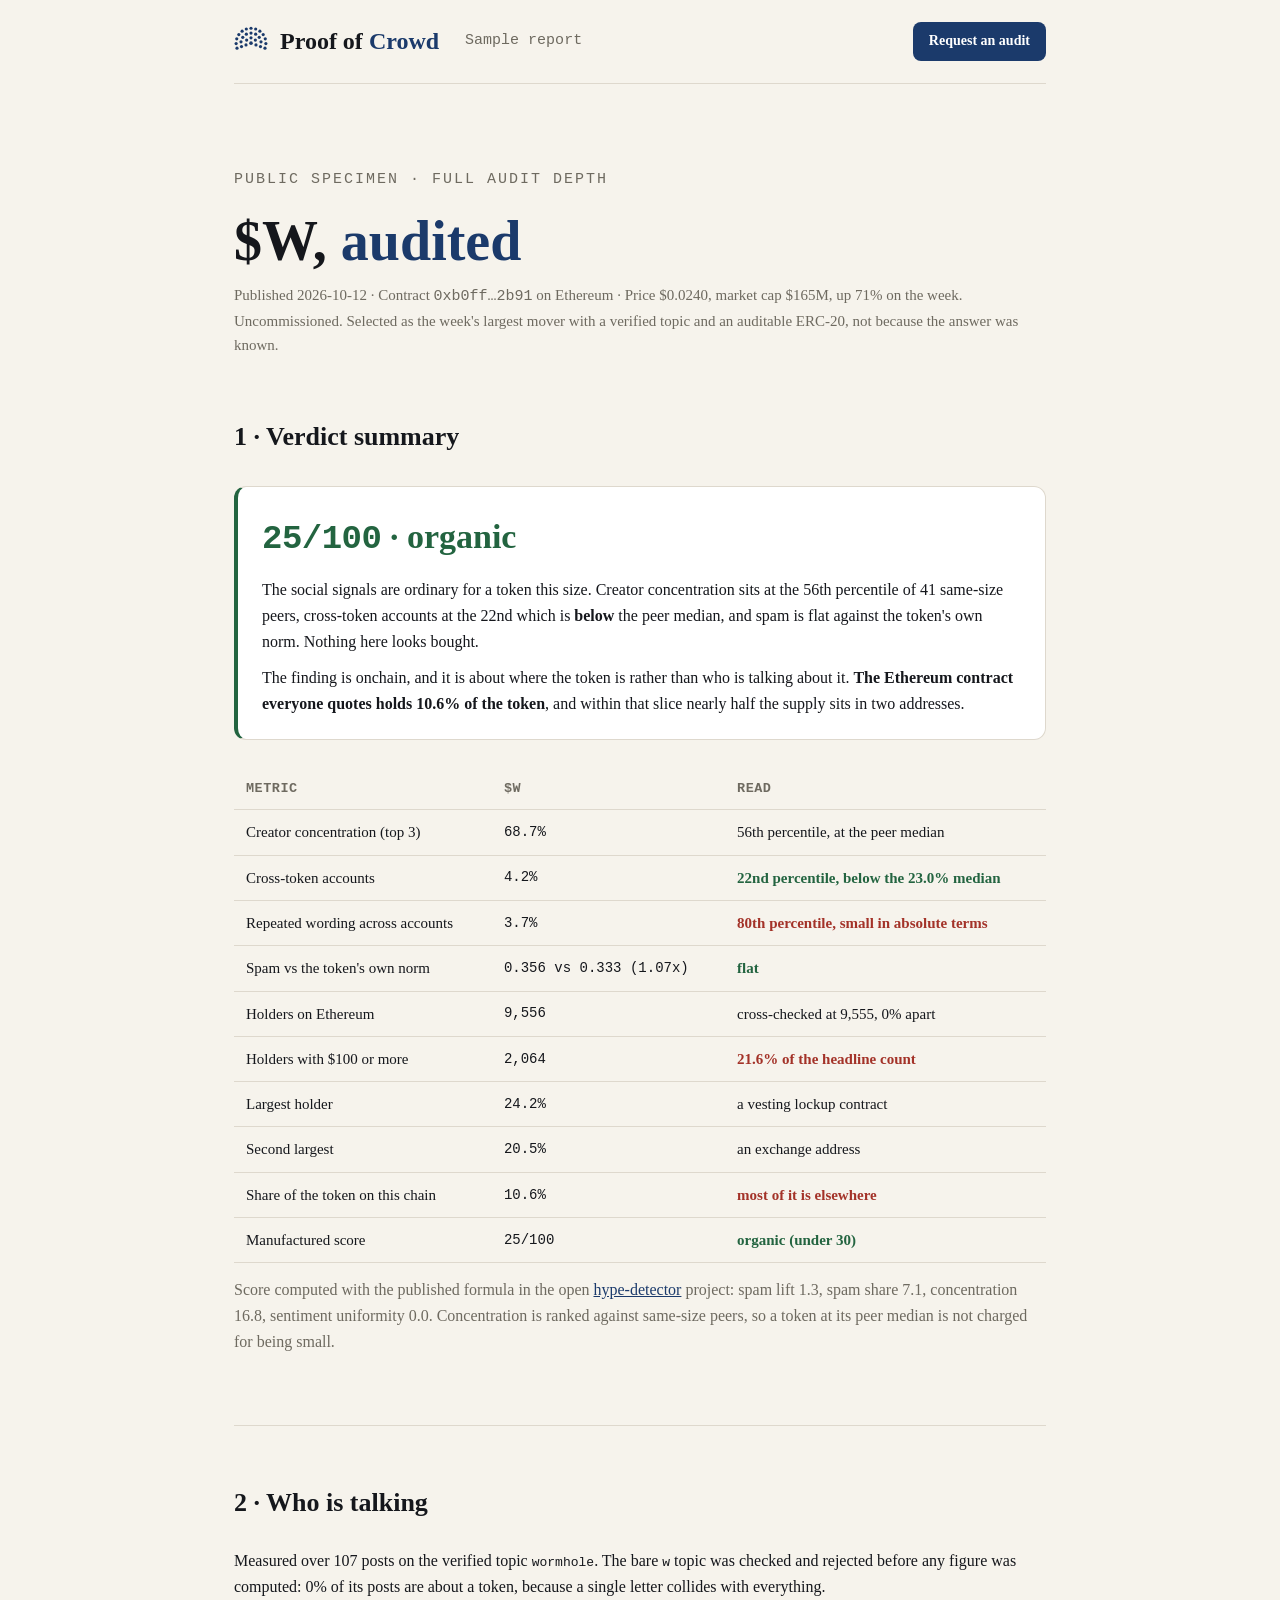
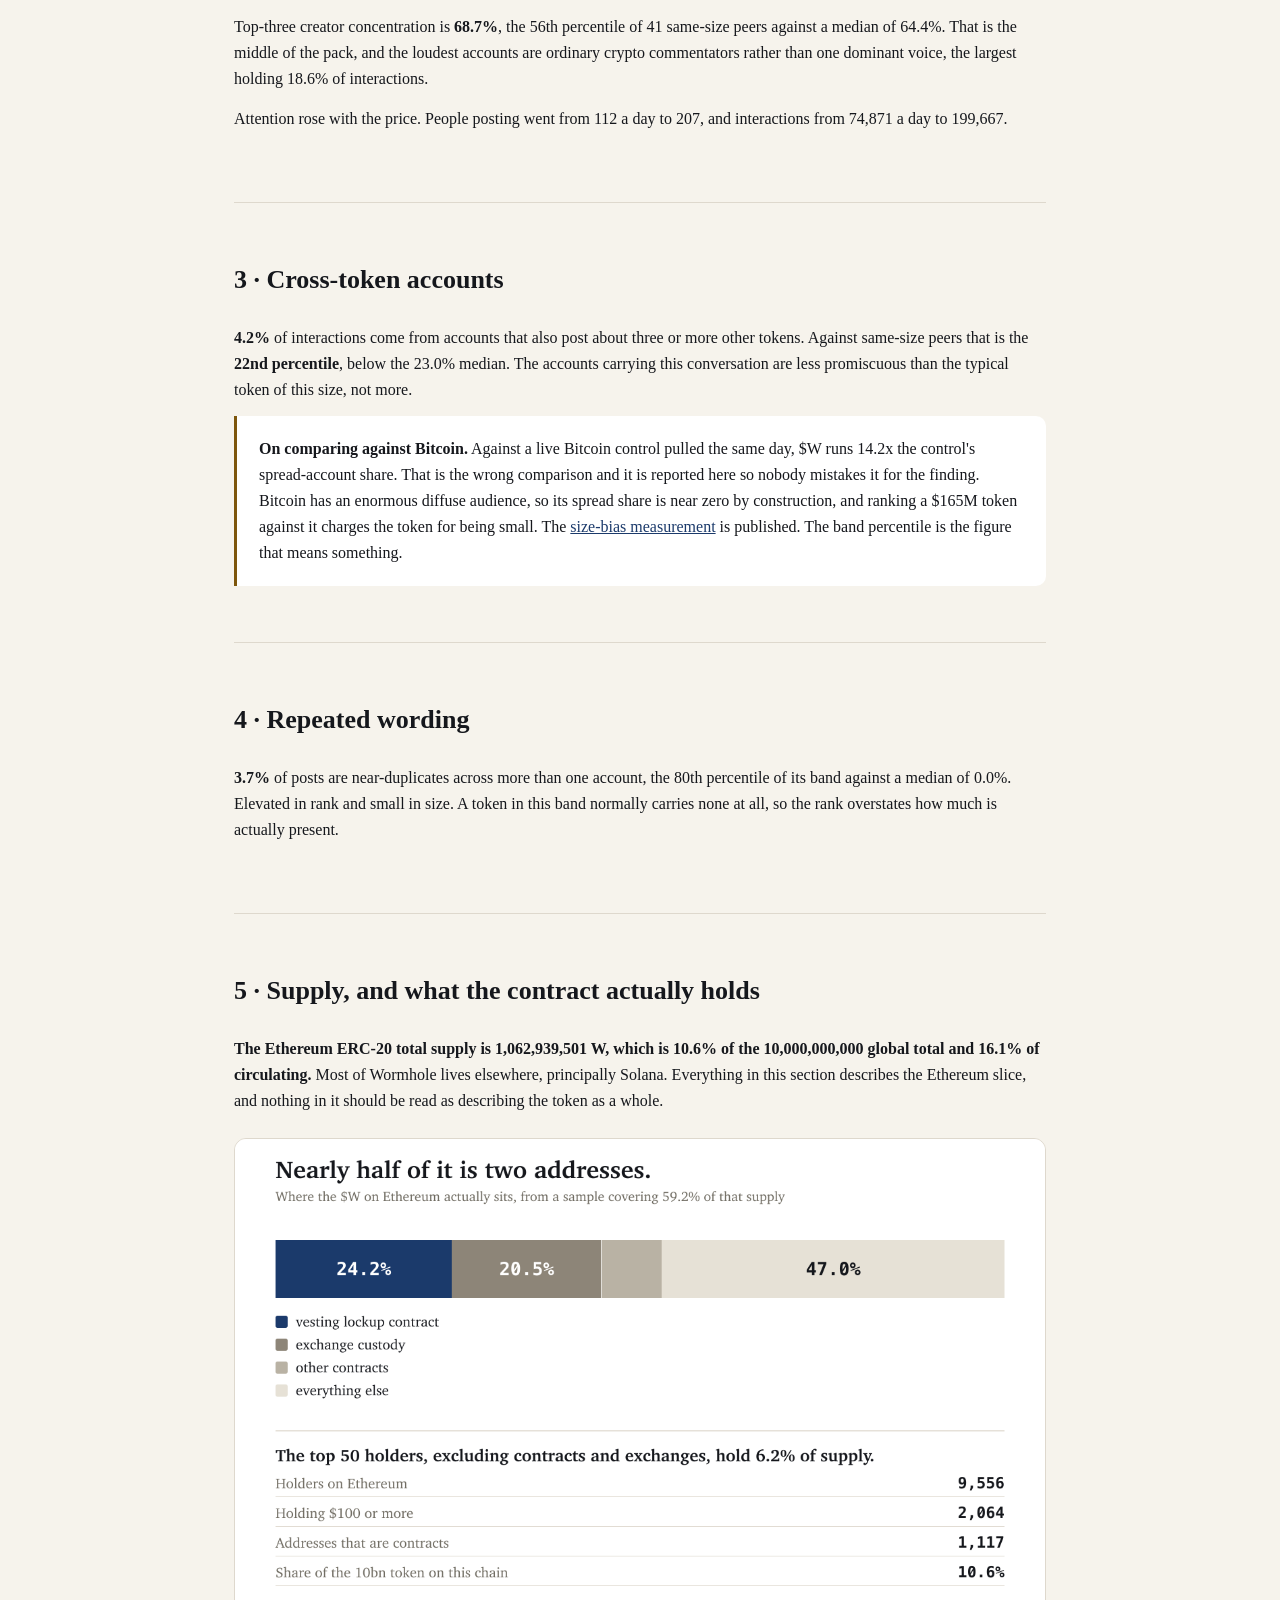
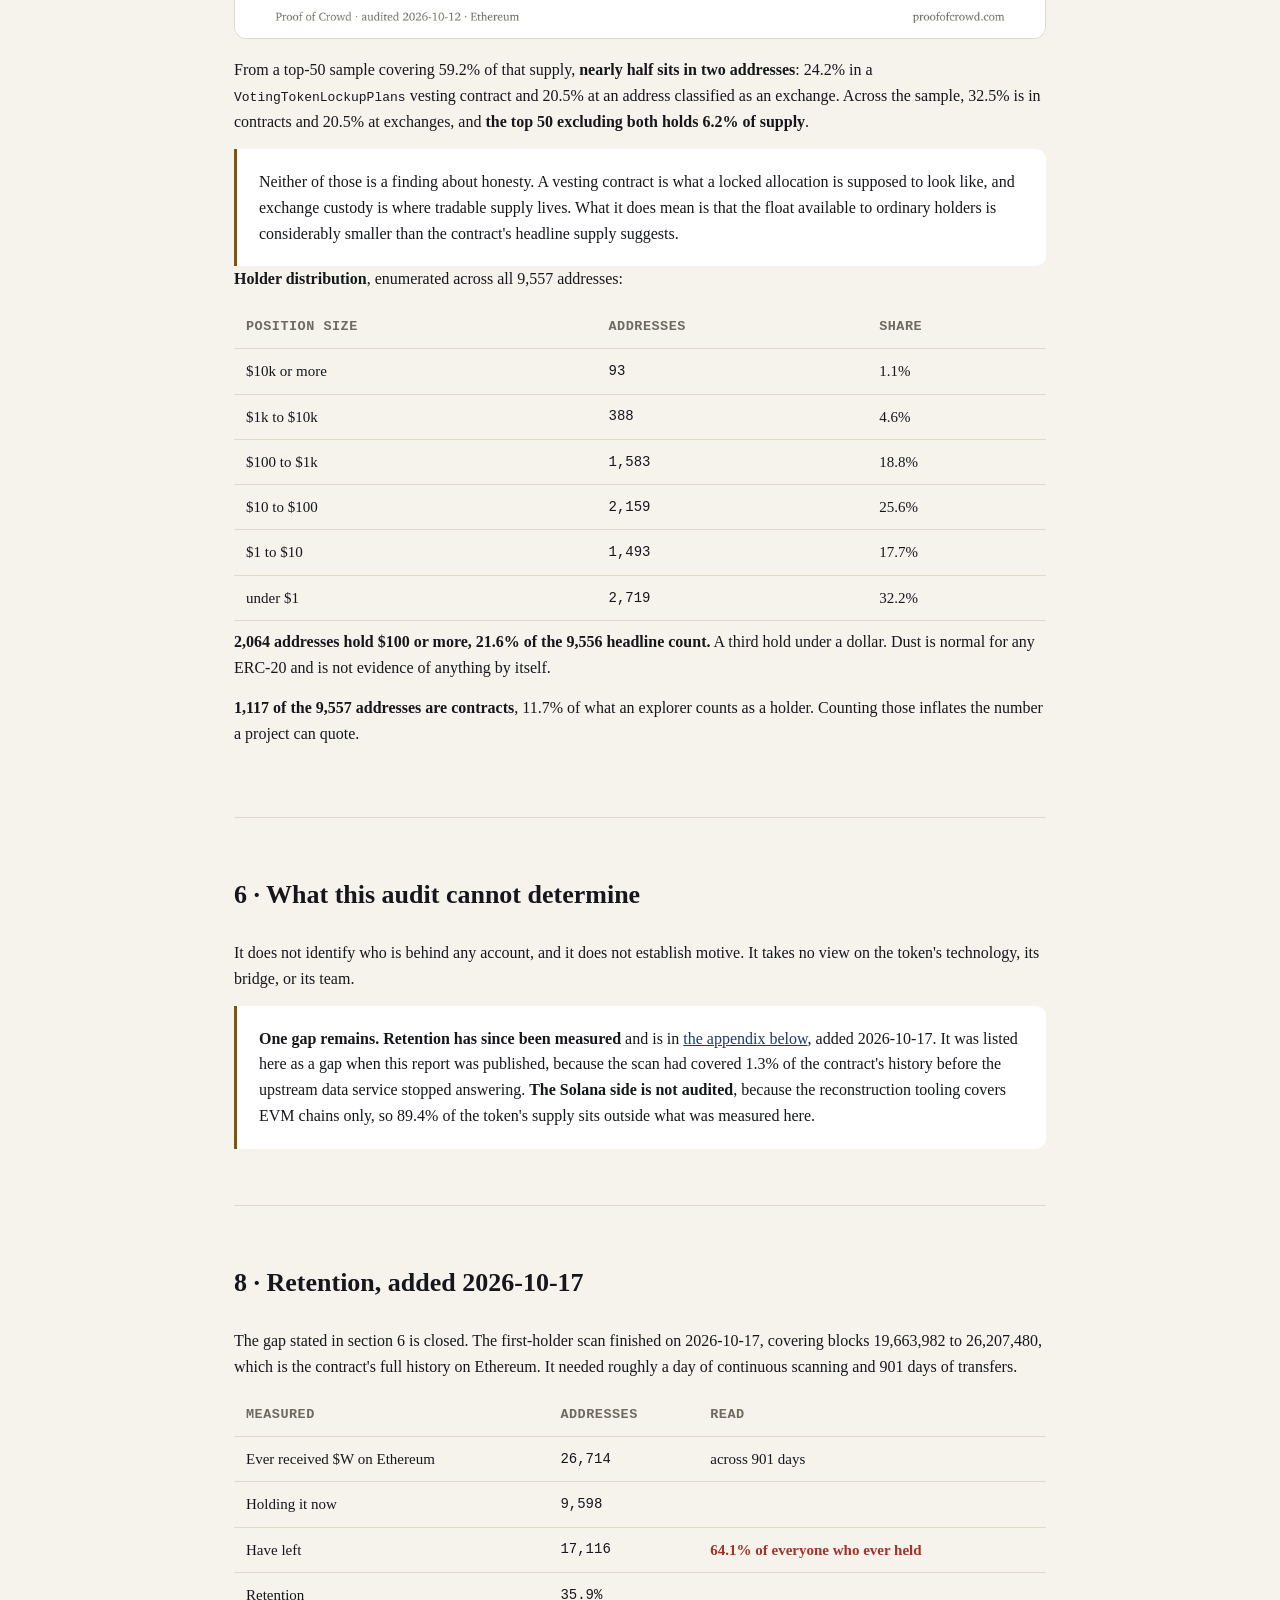
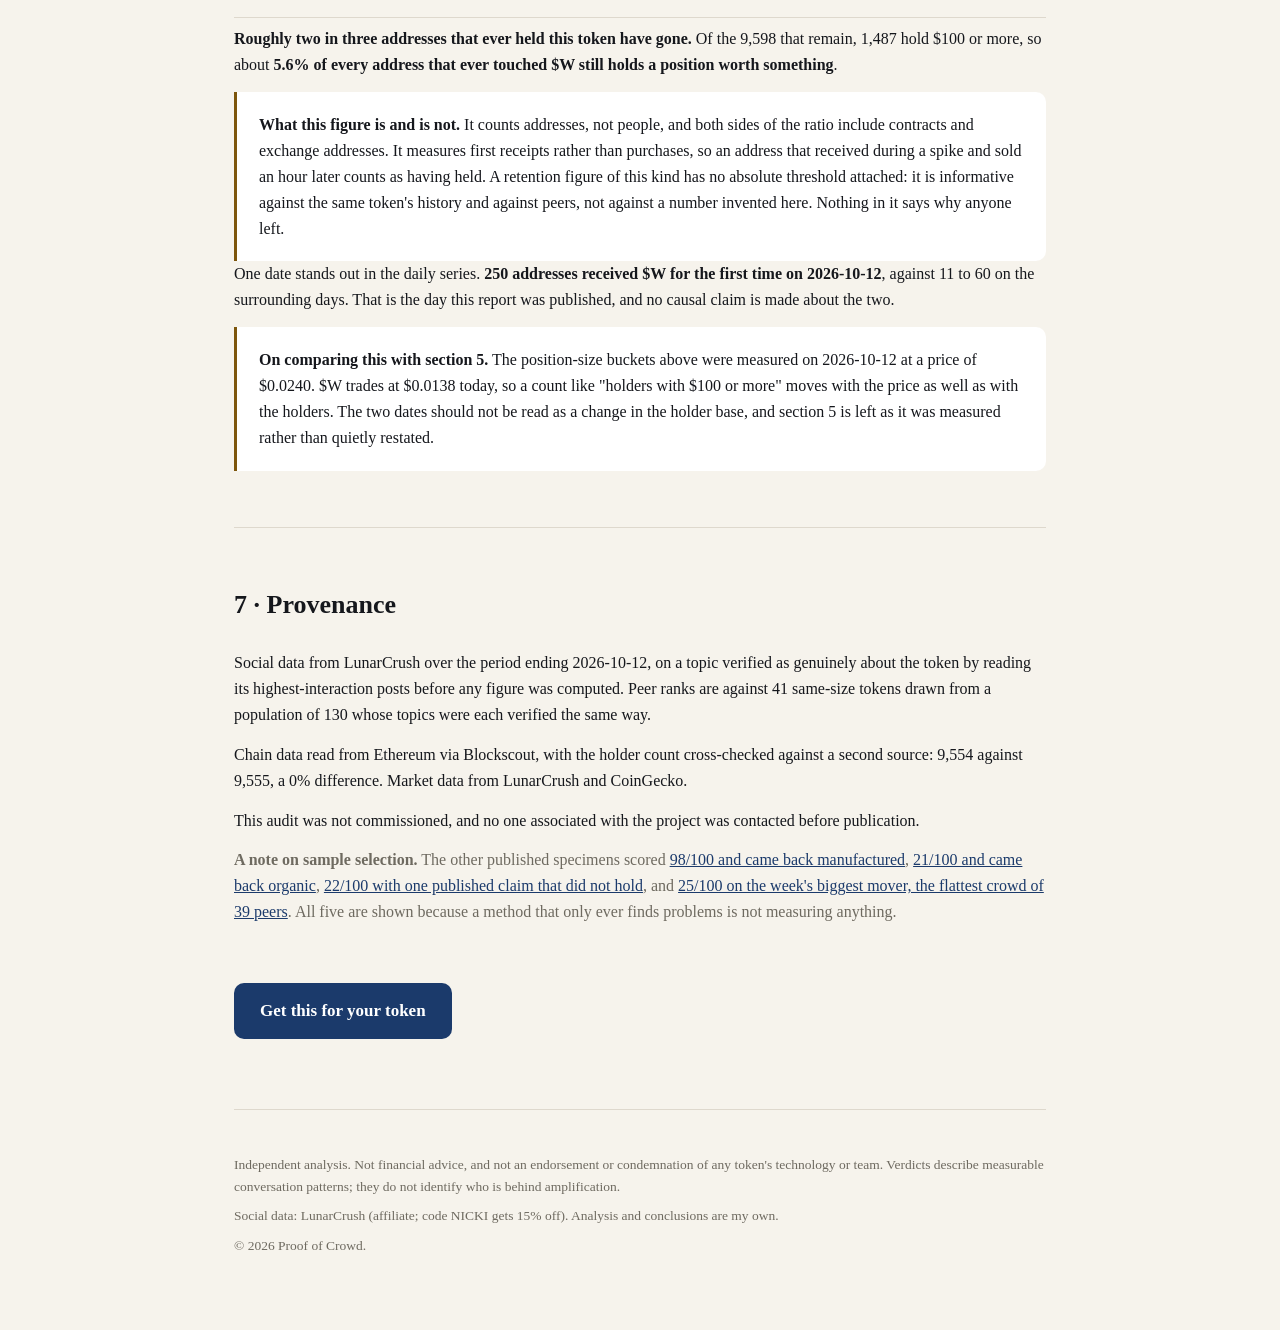
<file: sample-w.html>
<!DOCTYPE html>
<html lang="en">
<head>
<meta charset="utf-8">
<meta name="viewport" content="width=device-width, initial-scale=1">
<title>$W audited &middot; Proof of Crowd</title>
<meta name="description" content="Public specimen report: $W scores 25/100, organic. The Ethereum contract holds a tenth of the token, and nearly half of that sits in two addresses.">
<link rel="icon" href="assets/favicon.svg" type="image/svg+xml">
<link rel="icon" href="assets/favicon-32.png" sizes="32x32">
<link rel="apple-touch-icon" href="assets/favicon-180.png">
<link rel="canonical" href="https://proofofcrowd.com/sample-w.html">
<meta property="og:type" content="article">
<meta property="og:site_name" content="Proof of Crowd">
<meta property="og:title" content="$W audited &middot; Proof of Crowd">
<meta property="og:description" content="25/100, organic. The contract everyone quotes holds a tenth of the token, and nearly half of that sits in two addresses.">
<meta property="og:url" content="https://proofofcrowd.com/sample-w.html">
<meta property="og:image" content="https://proofofcrowd.com/assets/og.png">
<meta property="og:image:width" content="1200">
<meta property="og:image:height" content="630">
<meta name="twitter:card" content="summary_large_image">
<meta name="twitter:site" content="@nickisanders">
<meta name="twitter:title" content="$W audited &middot; Proof of Crowd">
<meta name="twitter:description" content="25/100, organic. The contract everyone quotes holds a tenth of the token, and nearly half of that sits in two addresses.">
<meta name="twitter:image" content="https://proofofcrowd.com/assets/og.png">
<link rel="stylesheet" href="styles.css">
<script type="application/ld+json">
{
 "@context": "https://schema.org",
 "@type": "Report",
 "headline": "$W, audited",
 "datePublished": "2026-10-12",
 "author": {"@type": "Organization", "name": "Proof of Crowd"},
 "publisher": {"@type": "Organization", "name": "Proof of Crowd"},
 "description": "Public specimen. $W scores 25/100, organic. The social signals are ordinary for a token this size. The Ethereum contract holds 10.6% of the token and nearly half of that slice sits in a vesting lockup and an exchange."
}
</script>
</head>
<body>
<div class="wrap">

<nav>
  <a class="brand" href="./"><svg class="brandmark" viewBox="0 0 64 64" width="30" height="30" aria-hidden="true" xmlns="http://www.w3.org/2000/svg"><circle cx="22.60" cy="39.42" r="3.0" fill="#1b3a6b"/><circle cx="23.81" cy="30.26" r="3.0" fill="#1b3a6b"/><circle cx="32.00" cy="26.00" r="3.0" fill="#1b3a6b"/><circle cx="40.19" cy="30.26" r="3.0" fill="#1b3a6b"/><circle cx="41.40" cy="39.42" r="3.0" fill="#1b3a6b"/><circle cx="14.15" cy="42.50" r="3.0" fill="#1b3a6b"/><circle cx="13.16" cy="33.52" r="3.0" fill="#1b3a6b"/><circle cx="16.44" cy="25.10" r="3.0" fill="#1b3a6b"/><circle cx="23.23" cy="19.15" r="3.0" fill="#1b3a6b"/><circle cx="32.00" cy="17.00" r="3.0" fill="#1b3a6b"/><circle cx="40.77" cy="19.15" r="3.0" fill="#1b3a6b"/><circle cx="47.56" cy="25.10" r="3.0" fill="#1b3a6b"/><circle cx="50.84" cy="33.52" r="3.0" fill="#1b3a6b"/><circle cx="49.85" cy="42.50" r="3.0" fill="#1b3a6b"/><circle cx="5.69" cy="45.58" r="3.0" fill="#1b3a6b"/><circle cx="4.01" cy="36.81" r="3.0" fill="#1b3a6b"/><circle cx="5.18" cy="27.97" r="3.0" fill="#1b3a6b"/><circle cx="9.06" cy="19.94" r="3.0" fill="#1b3a6b"/><circle cx="15.28" cy="13.54" r="3.0" fill="#1b3a6b"/><circle cx="23.19" cy="9.42" r="3.0" fill="#1b3a6b"/><circle cx="32.00" cy="8.00" r="3.0" fill="#1b3a6b"/><circle cx="40.81" cy="9.42" r="3.0" fill="#1b3a6b"/><circle cx="48.72" cy="13.54" r="3.0" fill="#1b3a6b"/><circle cx="54.94" cy="19.94" r="3.0" fill="#1b3a6b"/><circle cx="58.82" cy="27.97" r="3.0" fill="#1b3a6b"/><circle cx="59.99" cy="36.81" r="3.0" fill="#1b3a6b"/><circle cx="58.31" cy="45.58" r="3.0" fill="#1b3a6b"/><circle cx="32" cy="36" r="3.4" fill="#1b3a6b"/></svg><span class="brandtext">Proof of <span>Crowd</span></span></a>
  <a class="link" href="sample-fet.html">Sample report</a>
  <span class="spacer"></span>
  <a class="navcta" href="./#pricing">Request an audit</a>
</nav>

<header class="hero" style="padding-bottom: 20px;">
  <div class="kicker">Public specimen &middot; full audit depth</div>
  <h1>$W, <span class="accent">audited</span></h1>
  <p class="report-meta">Published 2026-10-12 &middot; Contract <code>0xb0ff&hellip;2b91</code> on Ethereum &middot; Price $0.0240, market cap $165M, up 71% on the week. Uncommissioned. Selected as the week's largest mover with a verified topic and an auditable ERC-20, not because the answer was known.</p>
</header>

<section style="border-top: none; padding-top: 24px;">
  <h2>1 &middot; Verdict summary</h2>
  <div class="verdict-banner organic">
    <div class="score"><span class="fig">25/100</span> &middot; organic</div>
    <p style="margin: 10px 0 0;">The social signals are ordinary for a token this size. Creator concentration sits at the 56th percentile of 41 same-size peers, cross-token accounts at the 22nd which is <strong>below</strong> the peer median, and spam is flat against the token's own norm. Nothing here looks bought.</p>
    <p style="margin: 10px 0 0;">The finding is onchain, and it is about where the token is rather than who is talking about it. <strong>The Ethereum contract everyone quotes holds 10.6% of the token</strong>, and within that slice nearly half the supply sits in two addresses.</p>
  </div>

  <table class="report-table">
    <tr><th>Metric</th><th>$W</th><th>Read</th></tr>
    <tr><td>Creator concentration (top 3)</td><td>68.7%</td><td>56th percentile, at the peer median</td></tr>
    <tr><td>Cross-token accounts</td><td>4.2%</td><td><span class="ok">22nd percentile, below the 23.0% median</span></td></tr>
    <tr><td>Repeated wording across accounts</td><td>3.7%</td><td><span class="flag">80th percentile, small in absolute terms</span></td></tr>
    <tr><td>Spam vs the token's own norm</td><td>0.356 vs 0.333 (1.07x)</td><td><span class="ok">flat</span></td></tr>
    <tr><td>Holders on Ethereum</td><td>9,556</td><td>cross-checked at 9,555, 0% apart</td></tr>
    <tr><td>Holders with $100 or more</td><td>2,064</td><td><span class="flag">21.6% of the headline count</span></td></tr>
    <tr><td>Largest holder</td><td>24.2%</td><td>a vesting lockup contract</td></tr>
    <tr><td>Second largest</td><td>20.5%</td><td>an exchange address</td></tr>
    <tr><td>Share of the token on this chain</td><td>10.6%</td><td><span class="flag">most of it is elsewhere</span></td></tr>
    <tr><td>Manufactured score</td><td>25/100</td><td><span class="ok">organic (under 30)</span></td></tr>
  </table>
  <p class="sub" style="margin-top:14px">Score computed with the published formula in the open <a href="https://github.com/nickisanders/lunarcrush-projects/tree/main/projects/hype-detector">hype-detector</a> project: spam lift 1.3, spam share 7.1, concentration 16.8, sentiment uniformity 0.0. Concentration is ranked against same-size peers, so a token at its peer median is not charged for being small.</p>
</section>

<section>
  <h2>2 &middot; Who is talking</h2>
  <p>Measured over 107 posts on the verified topic <code>wormhole</code>. The bare <code>w</code> topic was checked and rejected before any figure was computed: 0% of its posts are about a token, because a single letter collides with everything.</p>
  <p>Top-three creator concentration is <strong>68.7%</strong>, the 56th percentile of 41 same-size peers against a median of 64.4%. That is the middle of the pack, and the loudest accounts are ordinary crypto commentators rather than one dominant voice, the largest holding 18.6% of interactions.</p>
  <p>Attention rose with the price. People posting went from 112 a day to 207, and interactions from 74,871 a day to 199,667.</p>
</section>

<section>
  <h2>3 &middot; Cross-token accounts</h2>
  <p><strong>4.2%</strong> of interactions come from accounts that also post about three or more other tokens. Against same-size peers that is the <strong>22nd percentile</strong>, below the 23.0% median. The accounts carrying this conversation are less promiscuous than the typical token of this size, not more.</p>
  <div class="integrity">
    <p style="margin:0"><strong>On comparing against Bitcoin.</strong> Against a live Bitcoin control pulled the same day, $W runs 14.2x the control's spread-account share. That is the wrong comparison and it is reported here so nobody mistakes it for the finding. Bitcoin has an enormous diffuse audience, so its spread share is near zero by construction, and ranking a $165M token against it charges the token for being small. The <a href="https://github.com/nickisanders/lunarcrush-projects/tree/main/projects/size-bias">size-bias measurement</a> is published. The band percentile is the figure that means something.</p>
  </div>
</section>

<section>
  <h2>4 &middot; Repeated wording</h2>
  <p><strong>3.7%</strong> of posts are near-duplicates across more than one account, the 80th percentile of its band against a median of 0.0%. Elevated in rank and small in size. A token in this band normally carries none at all, so the rank overstates how much is actually present.</p>
</section>

<section>
  <h2>5 &middot; Supply, and what the contract actually holds</h2>
  <p><strong>The Ethereum ERC-20 total supply is 1,062,939,501 W, which is 10.6% of the 10,000,000,000 global total and 16.1% of circulating.</strong> Most of Wormhole lives elsewhere, principally Solana. Everything in this section describes the Ethereum slice, and nothing in it should be read as describing the token as a whole.</p>
  <img class="chart" src="assets/w-supply.png" alt="Where the $W on Ethereum sits: 24.2% in a vesting lockup contract, 20.5% in exchange custody, 8.3% in other contracts, and 47% everything else, with the top 50 holders excluding contracts and exchanges holding 6.2% of supply">
  <p>From a top-50 sample covering 59.2% of that supply, <strong>nearly half sits in two addresses</strong>: 24.2% in a <code>VotingTokenLockupPlans</code> vesting contract and 20.5% at an address classified as an exchange. Across the sample, 32.5% is in contracts and 20.5% at exchanges, and <strong>the top 50 excluding both holds 6.2% of supply</strong>.</p>
  <div class="integrity">
    <p style="margin:0">Neither of those is a finding about honesty. A vesting contract is what a locked allocation is supposed to look like, and exchange custody is where tradable supply lives. What it does mean is that the float available to ordinary holders is considerably smaller than the contract's headline supply suggests.</p>
  </div>
  <p><strong>Holder distribution</strong>, enumerated across all 9,557 addresses:</p>
  <table class="report-table">
    <tr><th>Position size</th><th>Addresses</th><th>Share</th></tr>
    <tr><td>$10k or more</td><td>93</td><td>1.1%</td></tr>
    <tr><td>$1k to $10k</td><td>388</td><td>4.6%</td></tr>
    <tr><td>$100 to $1k</td><td>1,583</td><td>18.8%</td></tr>
    <tr><td>$10 to $100</td><td>2,159</td><td>25.6%</td></tr>
    <tr><td>$1 to $10</td><td>1,493</td><td>17.7%</td></tr>
    <tr><td>under $1</td><td>2,719</td><td>32.2%</td></tr>
  </table>
  <p><strong>2,064 addresses hold $100 or more, 21.6% of the 9,556 headline count.</strong> A third hold under a dollar. Dust is normal for any ERC-20 and is not evidence of anything by itself.</p>
  <p><strong>1,117 of the 9,557 addresses are contracts</strong>, 11.7% of what an explorer counts as a holder. Counting those inflates the number a project can quote.</p>
</section>

<section>
  <h2>6 &middot; What this audit cannot determine</h2>
  <p>It does not identify who is behind any account, and it does not establish motive. It takes no view on the token's technology, its bridge, or its team.</p>
  <div class="integrity">
    <p style="margin:0"><strong>One gap remains.</strong> <strong>Retention has since been measured</strong> and is in <a href="#retention">the appendix below</a>, added 2026-10-17. It was listed here as a gap when this report was published, because the scan had covered 1.3% of the contract's history before the upstream data service stopped answering. <strong>The Solana side is not audited</strong>, because the reconstruction tooling covers EVM chains only, so 89.4% of the token's supply sits outside what was measured here.</p>
  </div>
</section>

<section id="retention">
  <h2>8 &middot; Retention, added 2026-10-17</h2>
  <p>The gap stated in section 6 is closed. The first-holder scan finished on 2026-10-17, covering blocks 19,663,982 to 26,207,480, which is the contract's full history on Ethereum. It needed roughly a day of continuous scanning and 901 days of transfers.</p>
  <table class="report-table">
    <tr><th>Measured</th><th>Addresses</th><th>Read</th></tr>
    <tr><td>Ever received $W on Ethereum</td><td>26,714</td><td>across 901 days</td></tr>
    <tr><td>Holding it now</td><td>9,598</td><td></td></tr>
    <tr><td>Have left</td><td>17,116</td><td><span class="flag">64.1% of everyone who ever held</span></td></tr>
    <tr><td>Retention</td><td>35.9%</td><td></td></tr>
  </table>
  <p><strong>Roughly two in three addresses that ever held this token have gone.</strong> Of the 9,598 that remain, 1,487 hold $100 or more, so about <strong>5.6% of every address that ever touched $W still holds a position worth something</strong>.</p>
  <div class="integrity">
    <p style="margin:0"><strong>What this figure is and is not.</strong> It counts addresses, not people, and both sides of the ratio include contracts and exchange addresses. It measures first receipts rather than purchases, so an address that received during a spike and sold an hour later counts as having held. A retention figure of this kind has no absolute threshold attached: it is informative against the same token's history and against peers, not against a number invented here. Nothing in it says why anyone left.</p>
  </div>
  <p>One date stands out in the daily series. <strong>250 addresses received $W for the first time on 2026-10-12</strong>, against 11 to 60 on the surrounding days. That is the day this report was published, and no causal claim is made about the two.</p>
  <div class="integrity">
    <p style="margin:0"><strong>On comparing this with section 5.</strong> The position-size buckets above were measured on 2026-10-12 at a price of $0.0240. $W trades at $0.0138 today, so a count like "holders with $100 or more" moves with the price as well as with the holders. The two dates should not be read as a change in the holder base, and section 5 is left as it was measured rather than quietly restated.</p>
  </div>
</section>

<section>
  <h2>7 &middot; Provenance</h2>
  <p>Social data from LunarCrush over the period ending 2026-10-12, on a topic verified as genuinely about the token by reading its highest-interaction posts before any figure was computed. Peer ranks are against 41 same-size tokens drawn from a population of 130 whose topics were each verified the same way.</p>
  <p>Chain data read from Ethereum via Blockscout, with the holder count cross-checked against a second source: 9,554 against 9,555, a 0% difference. Market data from LunarCrush and CoinGecko.</p>
  <p>This audit was not commissioned, and no one associated with the project was contacted before publication.</p>
  <p class="sub" style="margin-top:14px"><strong>A note on sample selection.</strong> The other published specimens scored <a href="sample.html">98/100 and came back manufactured</a>, <a href="sample-fet.html">21/100 and came back organic</a>, <a href="sample-laptop.html">22/100 with one published claim that did not hold</a>, and <a href="sample-strk.html">25/100 on the week's biggest mover, the flattest crowd of 39 peers</a>. All five are shown because a method that only ever finds problems is not measuring anything.</p>
  <p style="margin-top: 24px;"><a class="cta" href="./#contact">Get this for your token</a></p>
</section>

<footer>
  <p>Independent analysis. Not financial advice, and not an endorsement or condemnation of any token's technology or team. Verdicts describe measurable conversation patterns; they do not identify who is behind amplification.</p>
  <p>Social data: LunarCrush (affiliate; code NICKI gets 15% off). Analysis and conclusions are my own.</p>
  <p>© 2026 Proof of Crowd.</p>
</footer>

</div>
</body>
</html>
</file>
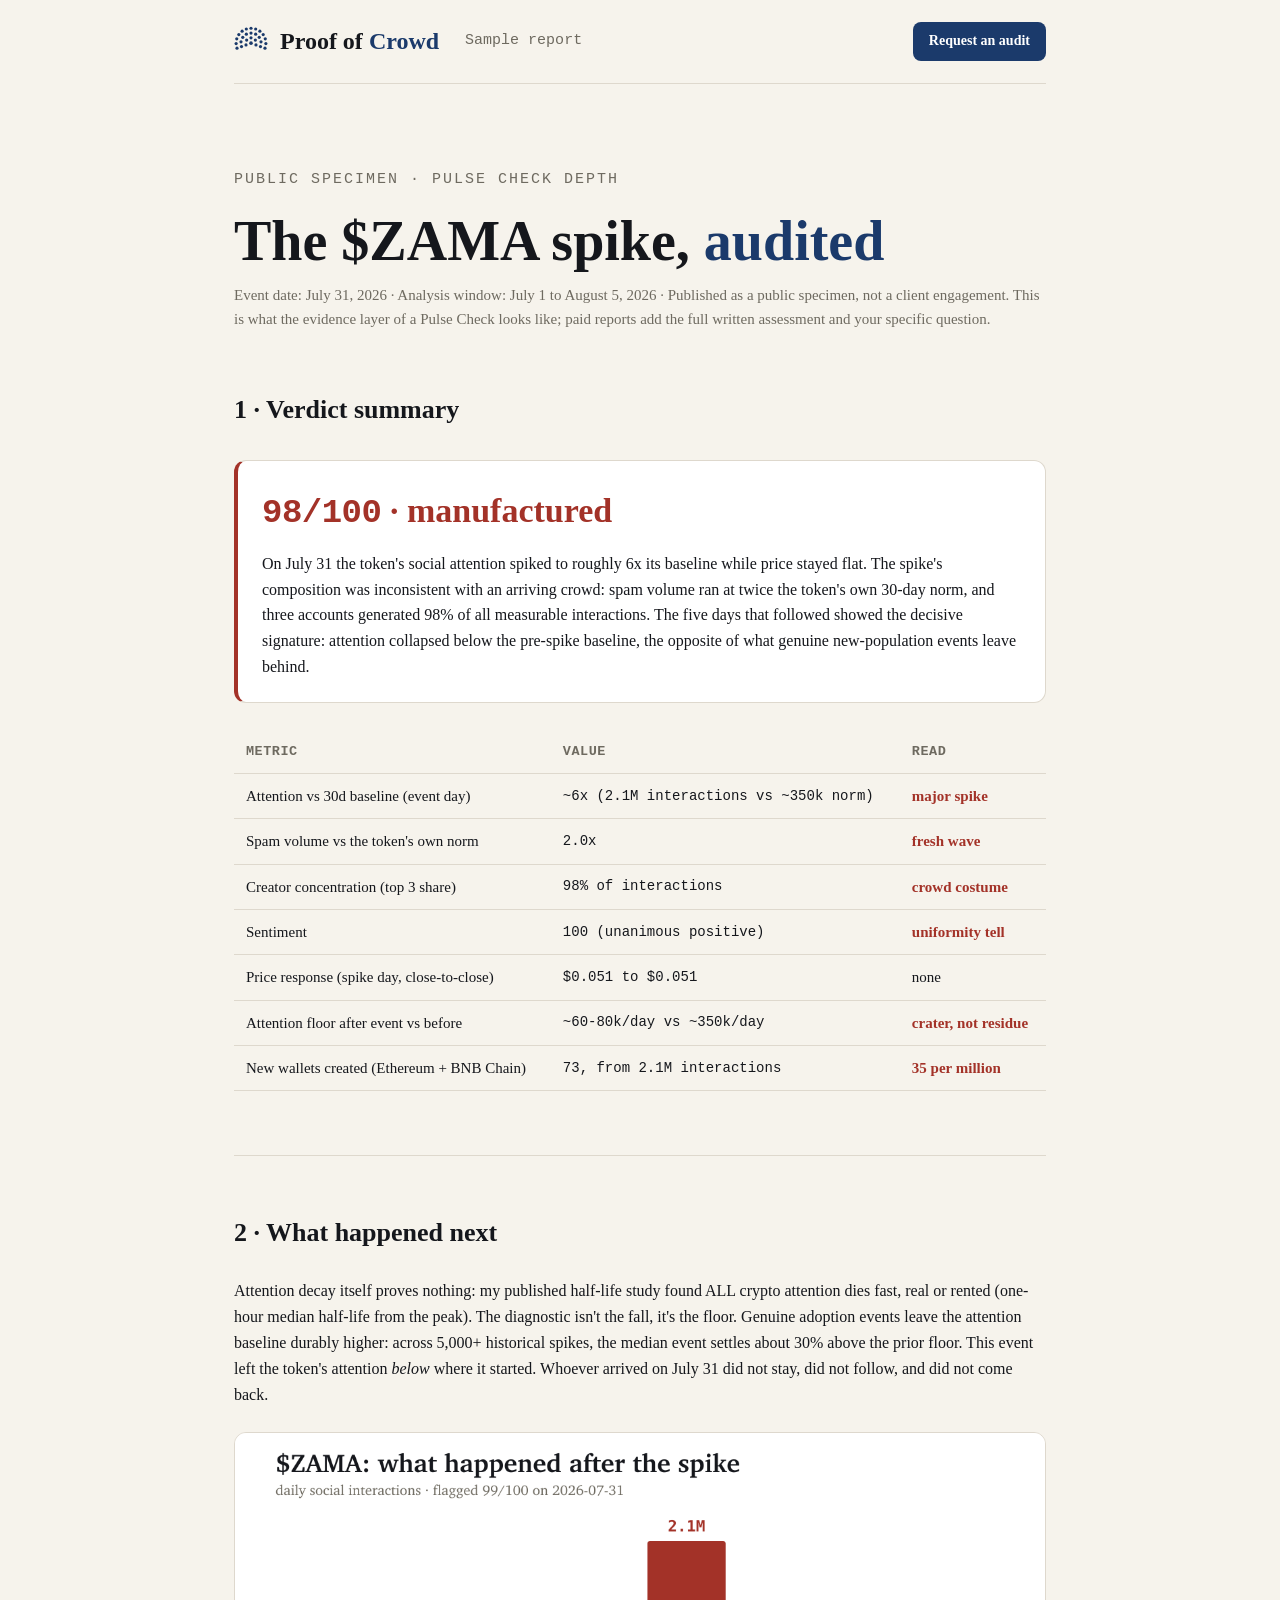
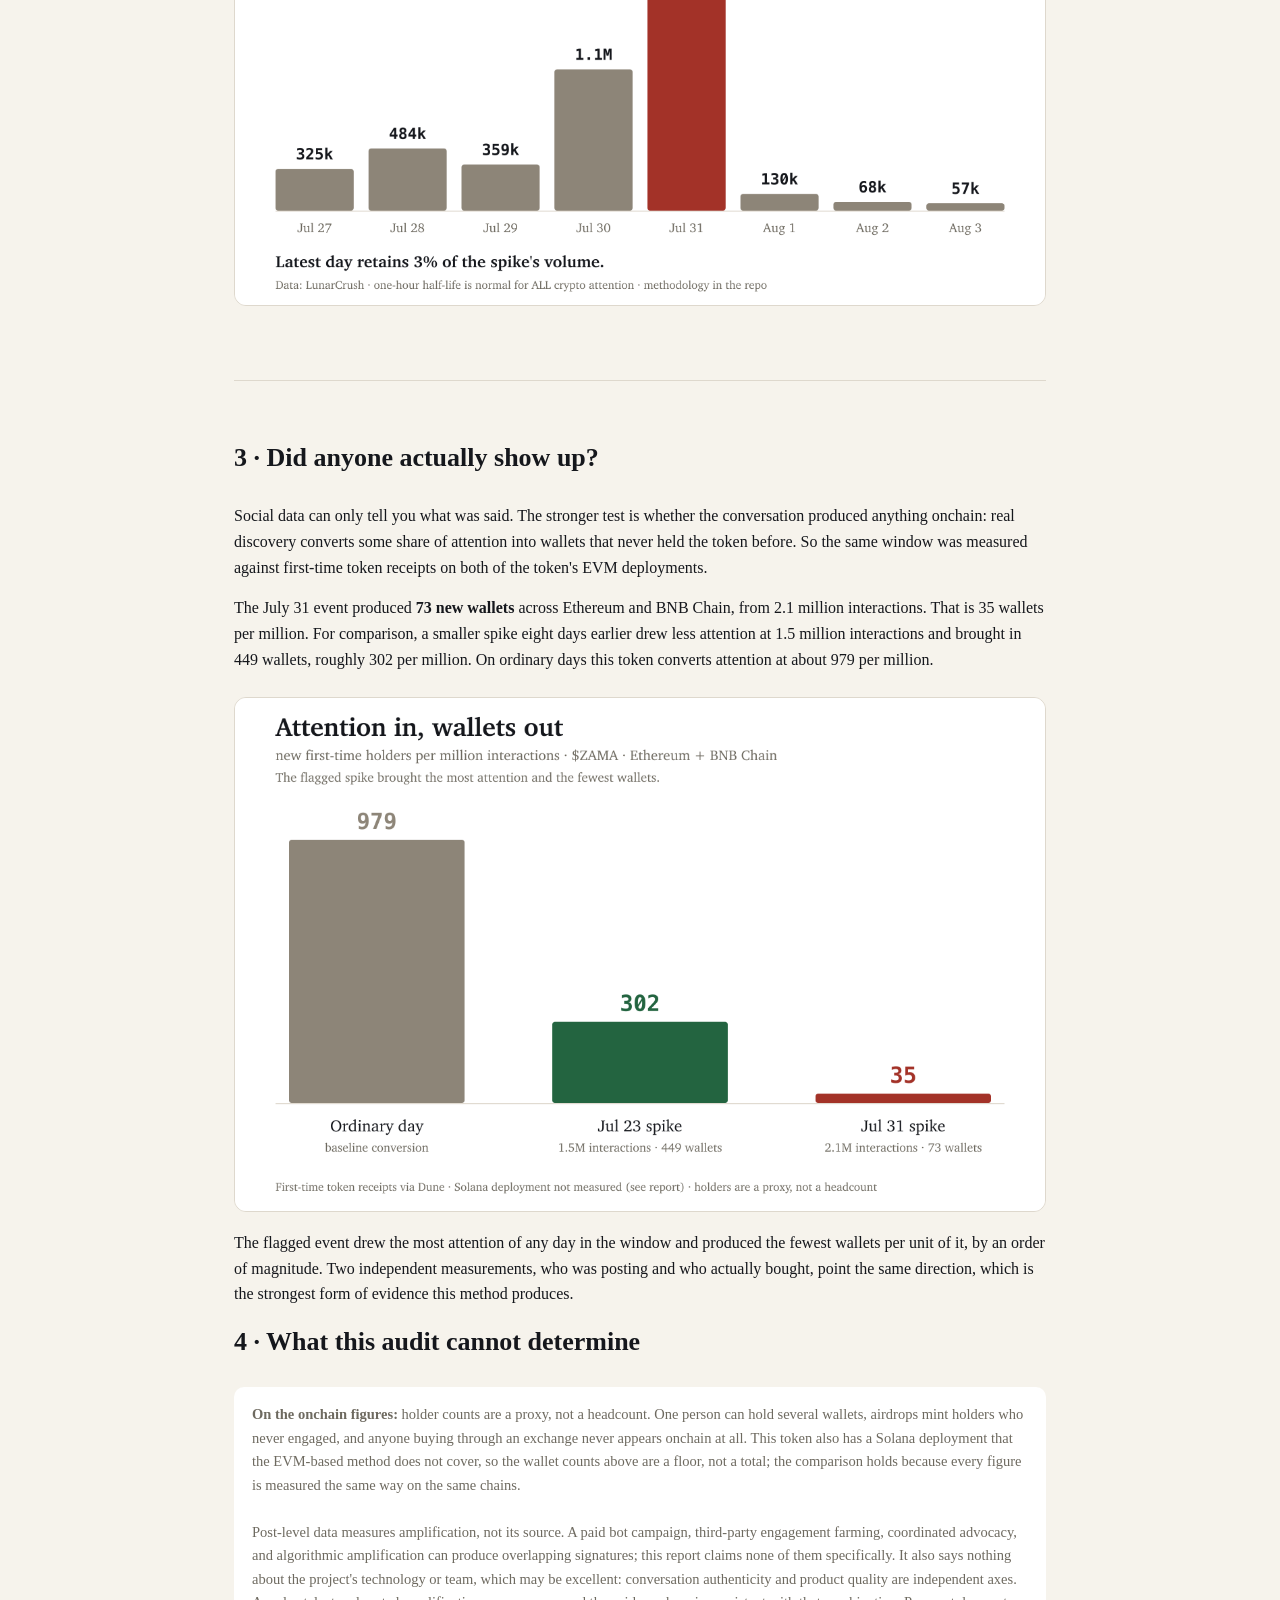
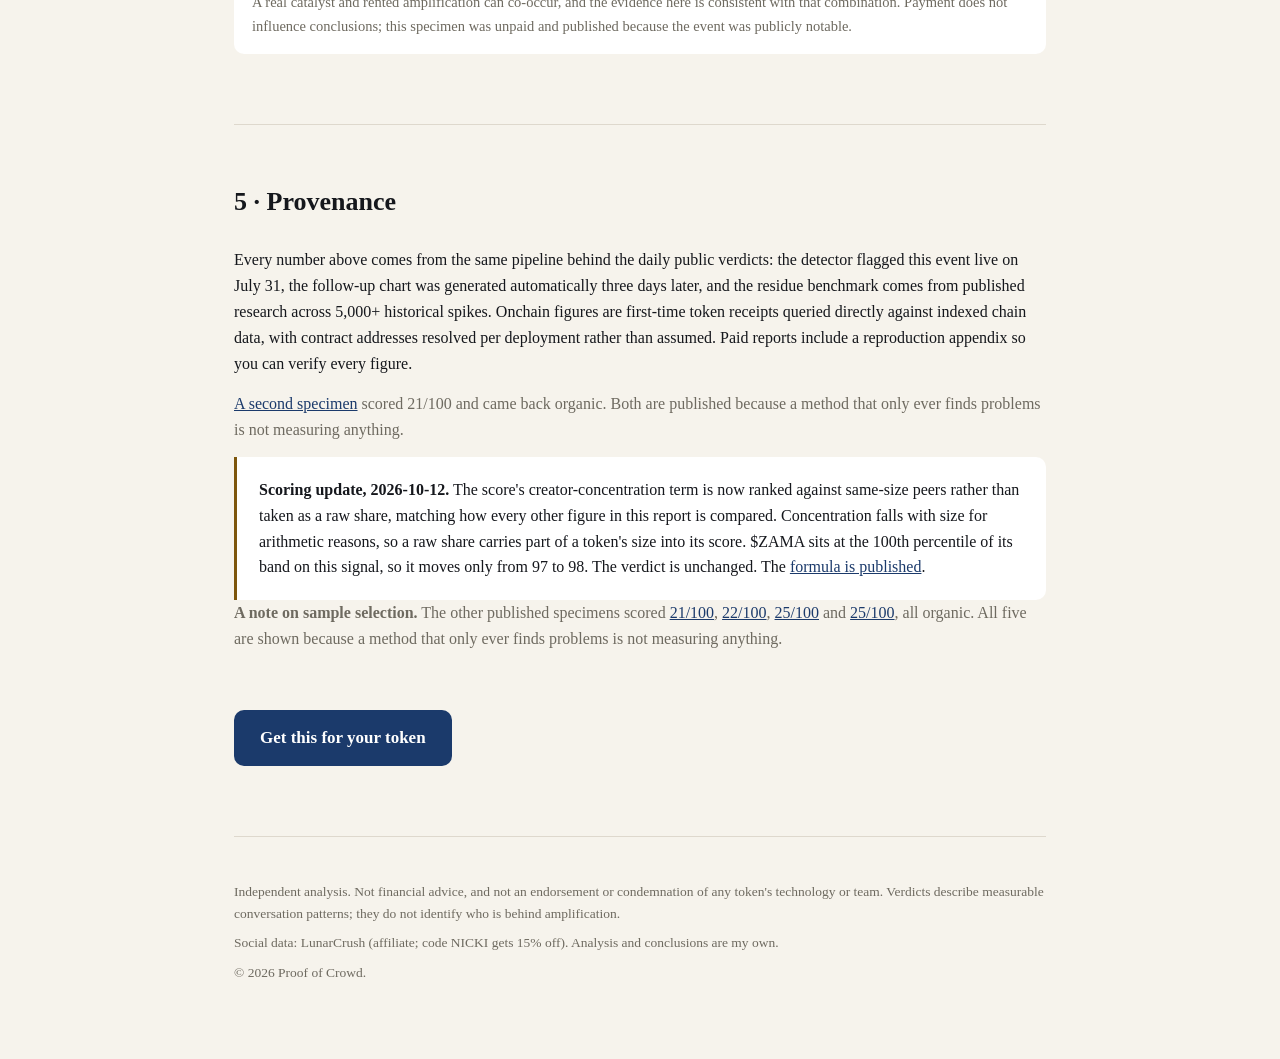
<file: sample.html>
<!DOCTYPE html>
<html lang="en">
<head>
<meta charset="utf-8">
<meta name="viewport" content="width=device-width, initial-scale=1">
<title>Sample report · Proof of Crowd</title>
<meta name="description" content="Public specimen report: the $ZAMA July 31 attention spike, audited. What a Proof of Crowd engagement delivers.">
<link rel="icon" href="assets/favicon.svg" type="image/svg+xml">
<link rel="icon" href="assets/favicon-32.png" sizes="32x32">
<link rel="apple-touch-icon" href="assets/favicon-180.png">
<link rel="canonical" href="https://proofofcrowd.com/sample.html">
<meta property="og:type" content="website">
<meta property="og:site_name" content="Proof of Crowd">
<meta property="og:title" content="Sample audit · Proof of Crowd">
<meta property="og:description" content="Is that token's community real? Evidence-based attention audits: spam analysis, creator concentration, decay signatures. Open methodology.">
<meta property="og:url" content="https://proofofcrowd.com/sample.html">
<meta property="og:image" content="https://proofofcrowd.com/assets/og.png">
<meta property="og:image:width" content="1200">
<meta property="og:image:height" content="630">
<meta name="twitter:card" content="summary_large_image">
<meta name="twitter:site" content="@nickisanders">
<meta name="twitter:title" content="Sample audit · Proof of Crowd">
<meta name="twitter:description" content="Is that token's community real? Evidence-based attention audits: spam analysis, creator concentration, decay signatures. Open methodology.">
<meta name="twitter:image" content="https://proofofcrowd.com/assets/og.png">
<link rel="stylesheet" href="styles.css">
<script type="application/ld+json">
{
 "@context": "https://schema.org",
 "@type": "Report",
 "headline": "The $ZAMA spike, audited",
 "about": "Analysis of the $ZAMA social attention spike of 31 July 2026",
 "datePublished": "2026-08-05",
 "author": {
  "@type": "Person",
  "name": "Nicki Sanders",
  "url": "https://proofofcrowd.com/",
  "sameAs": [
   "https://x.com/nickisanders",
   "https://github.com/nickisanders"
  ]
 },
 "publisher": {
  "@type": "Organization",
  "name": "Proof of Crowd",
  "url": "https://proofofcrowd.com/"
 },
 "url": "https://proofofcrowd.com/sample.html",
 "image": "https://proofofcrowd.com/assets/zama-decay.png",
 "isAccessibleForFree": true,
 "description": "Public specimen report. On 31 July 2026 the token's social attention spiked to roughly 6x baseline while price stayed flat; three accounts generated 98% of measurable interactions and the attention floor afterwards fell below where it started."
}
</script>
</head>
<body>
<div class="wrap">

<nav>
  <a class="brand" href="./"><svg class="brandmark" viewBox="0 0 64 64" width="30" height="30" aria-hidden="true" xmlns="http://www.w3.org/2000/svg"><circle cx="22.60" cy="39.42" r="3.0" fill="#1b3a6b"/><circle cx="23.81" cy="30.26" r="3.0" fill="#1b3a6b"/><circle cx="32.00" cy="26.00" r="3.0" fill="#1b3a6b"/><circle cx="40.19" cy="30.26" r="3.0" fill="#1b3a6b"/><circle cx="41.40" cy="39.42" r="3.0" fill="#1b3a6b"/><circle cx="14.15" cy="42.50" r="3.0" fill="#1b3a6b"/><circle cx="13.16" cy="33.52" r="3.0" fill="#1b3a6b"/><circle cx="16.44" cy="25.10" r="3.0" fill="#1b3a6b"/><circle cx="23.23" cy="19.15" r="3.0" fill="#1b3a6b"/><circle cx="32.00" cy="17.00" r="3.0" fill="#1b3a6b"/><circle cx="40.77" cy="19.15" r="3.0" fill="#1b3a6b"/><circle cx="47.56" cy="25.10" r="3.0" fill="#1b3a6b"/><circle cx="50.84" cy="33.52" r="3.0" fill="#1b3a6b"/><circle cx="49.85" cy="42.50" r="3.0" fill="#1b3a6b"/><circle cx="5.69" cy="45.58" r="3.0" fill="#1b3a6b"/><circle cx="4.01" cy="36.81" r="3.0" fill="#1b3a6b"/><circle cx="5.18" cy="27.97" r="3.0" fill="#1b3a6b"/><circle cx="9.06" cy="19.94" r="3.0" fill="#1b3a6b"/><circle cx="15.28" cy="13.54" r="3.0" fill="#1b3a6b"/><circle cx="23.19" cy="9.42" r="3.0" fill="#1b3a6b"/><circle cx="32.00" cy="8.00" r="3.0" fill="#1b3a6b"/><circle cx="40.81" cy="9.42" r="3.0" fill="#1b3a6b"/><circle cx="48.72" cy="13.54" r="3.0" fill="#1b3a6b"/><circle cx="54.94" cy="19.94" r="3.0" fill="#1b3a6b"/><circle cx="58.82" cy="27.97" r="3.0" fill="#1b3a6b"/><circle cx="59.99" cy="36.81" r="3.0" fill="#1b3a6b"/><circle cx="58.31" cy="45.58" r="3.0" fill="#1b3a6b"/><circle cx="32" cy="36" r="3.4" fill="#1b3a6b"/></svg><span class="brandtext">Proof of <span>Crowd</span></span></a>
  <a class="link" href="sample-fet.html">Sample report</a>
  <span class="spacer"></span>
  <a class="navcta" href="./#pricing">Request an audit</a>
</nav>

<header class="hero" style="padding-bottom: 20px;">
  <div class="kicker">Public specimen · Pulse Check depth</div>
  <h1>The $ZAMA spike, <span class="accent">audited</span></h1>
  <p class="report-meta">Event date: July 31, 2026 · Analysis window: July 1 to August 5, 2026 · Published as a public specimen, not a client engagement. This is what the evidence layer of a Pulse Check looks like; paid reports add the full written assessment and your specific question.</p>
</header>

<section style="border-top: none; padding-top: 24px;">
  <h2>1 · Verdict summary</h2>
  <div class="verdict-banner">
    <div class="score"><span class="fig">98/100</span> · manufactured</div>
    <p style="margin: 10px 0 0;">On July 31 the token's social attention spiked to roughly 6x its baseline while price stayed flat. The spike's composition was inconsistent with an arriving crowd: spam volume ran at twice the token's own 30-day norm, and three accounts generated 98% of all measurable interactions. The five days that followed showed the decisive signature: attention collapsed below the pre-spike baseline, the opposite of what genuine new-population events leave behind.</p>
  </div>
  <table class="report-table">
    <tr><th>Metric</th><th>Value</th><th>Read</th></tr>
    <tr><td>Attention vs 30d baseline (event day)</td><td>~6x (2.1M interactions vs ~350k norm)</td><td><span class="flag">major spike</span></td></tr>
    <tr><td>Spam volume vs the token's own norm</td><td>2.0x</td><td><span class="flag">fresh wave</span></td></tr>
    <tr><td>Creator concentration (top 3 share)</td><td>98% of interactions</td><td><span class="flag">crowd costume</span></td></tr>
    <tr><td>Sentiment</td><td>100 (unanimous positive)</td><td><span class="flag">uniformity tell</span></td></tr>
    <tr><td>Price response (spike day, close-to-close)</td><td>$0.051 to $0.051</td><td>none</td></tr>
    <tr><td>Attention floor after event vs before</td><td>~60-80k/day vs ~350k/day</td><td><span class="flag">crater, not residue</span></td></tr>
    <tr><td>New wallets created (Ethereum + BNB Chain)</td><td>73, from 2.1M interactions</td><td><span class="flag">35 per million</span></td></tr>
  </table>
</section>

<section>
  <h2>2 · What happened next</h2>
  <p>Attention decay itself proves nothing: my published half-life study found ALL crypto attention dies fast, real or rented (one-hour median half-life from the peak). The diagnostic isn't the fall, it's the floor. Genuine adoption events leave the attention baseline durably higher: across 5,000+ historical spikes, the median event settles about 30% above the prior floor. This event left the token's attention <em>below</em> where it started. Whoever arrived on July 31 did not stay, did not follow, and did not come back.</p>
  <img class="chart" src="assets/zama-decay.png" alt="Daily social interactions for ZAMA, July 27 to August 3: baseline around 350k, spike to 2.1M on July 31, collapse to 57k within three days">
</section>

<section>
  <h2>3 · Did anyone actually show up?</h2>
  <p>Social data can only tell you what was said. The stronger test is whether the conversation produced anything onchain: real discovery converts some share of attention into wallets that never held the token before. So the same window was measured against first-time token receipts on both of the token's EVM deployments.</p>
  <p>The July 31 event produced <strong>73 new wallets</strong> across Ethereum and BNB Chain, from 2.1 million interactions. That is 35 wallets per million. For comparison, a smaller spike eight days earlier drew less attention at 1.5 million interactions and brought in 449 wallets, roughly 302 per million. On ordinary days this token converts attention at about 979 per million.</p>
  <img class="chart" src="assets/zama-conversion.png" alt="New first-time holders per million interactions: ordinary day 979, July 23 spike 302, July 31 spike 35">
  <p>The flagged event drew the most attention of any day in the window and produced the fewest wallets per unit of it, by an order of magnitude. Two independent measurements, who was posting and who actually bought, point the same direction, which is the strongest form of evidence this method produces.</p>

  <h2>4 · What this audit cannot determine</h2>
  <p class="note"><strong>On the onchain figures:</strong> holder counts are a proxy, not a headcount. One person can hold several wallets, airdrops mint holders who never engaged, and anyone buying through an exchange never appears onchain at all. This token also has a Solana deployment that the EVM-based method does not cover, so the wallet counts above are a floor, not a total; the comparison holds because every figure is measured the same way on the same chains.<br><br>Post-level data measures amplification, not its source. A paid bot campaign, third-party engagement farming, coordinated advocacy, and algorithmic amplification can produce overlapping signatures; this report claims none of them specifically. It also says nothing about the project's technology or team, which may be excellent: conversation authenticity and product quality are independent axes. A real catalyst and rented amplification can co-occur, and the evidence here is consistent with that combination. Payment does not influence conclusions; this specimen was unpaid and published because the event was publicly notable.</p>
</section>

<section>
  <h2>5 · Provenance</h2>
  <p>Every number above comes from the same pipeline behind the daily public verdicts: the detector flagged this event live on July 31, the follow-up chart was generated automatically three days later, and the residue benchmark comes from published research across 5,000+ historical spikes. Onchain figures are first-time token receipts queried directly against indexed chain data, with contract addresses resolved per deployment rather than assumed. Paid reports include a reproduction appendix so you can verify every figure.</p>
  <p class="sub"><a href="sample-fet.html">A second specimen</a> scored 21/100 and came back organic. Both are published because a method that only ever finds problems is not measuring anything.</p>
    <div class="integrity">
    <p style="margin:0"><strong>Scoring update, 2026-10-12.</strong> The score's creator-concentration term is now ranked against same-size peers rather than taken as a raw share, matching how every other figure in this report is compared. Concentration falls with size for arithmetic reasons, so a raw share carries part of a token's size into its score. $ZAMA sits at the 100th percentile of its band on this signal, so it moves only from 97 to 98. The verdict is unchanged. The <a href="https://github.com/nickisanders/lunarcrush-projects/tree/main/projects/hype-detector">formula is published</a>.</p>
  </div>
  <p class="sub"><strong>A note on sample selection.</strong> The other published specimens scored <a href="sample-fet.html">21/100</a>, <a href="sample-laptop.html">22/100</a>, <a href="sample-w.html">25/100</a> and <a href="sample-strk.html">25/100</a>, all organic. All five are shown because a method that only ever finds problems is not measuring anything.</p>
  <p style="margin-top: 24px;"><a class="cta" href="./#contact">Get this for your token</a></p>
</section>

<footer>
  <p>Independent analysis. Not financial advice, and not an endorsement or condemnation of any token's technology or team. Verdicts describe measurable conversation patterns; they do not identify who is behind amplification.</p>
  <p>Social data: LunarCrush (affiliate; code NICKI gets 15% off). Analysis and conclusions are my own.</p>
  <p>© 2026 Proof of Crowd.</p>
</footer>

</div>
</body>
</html>
</file>
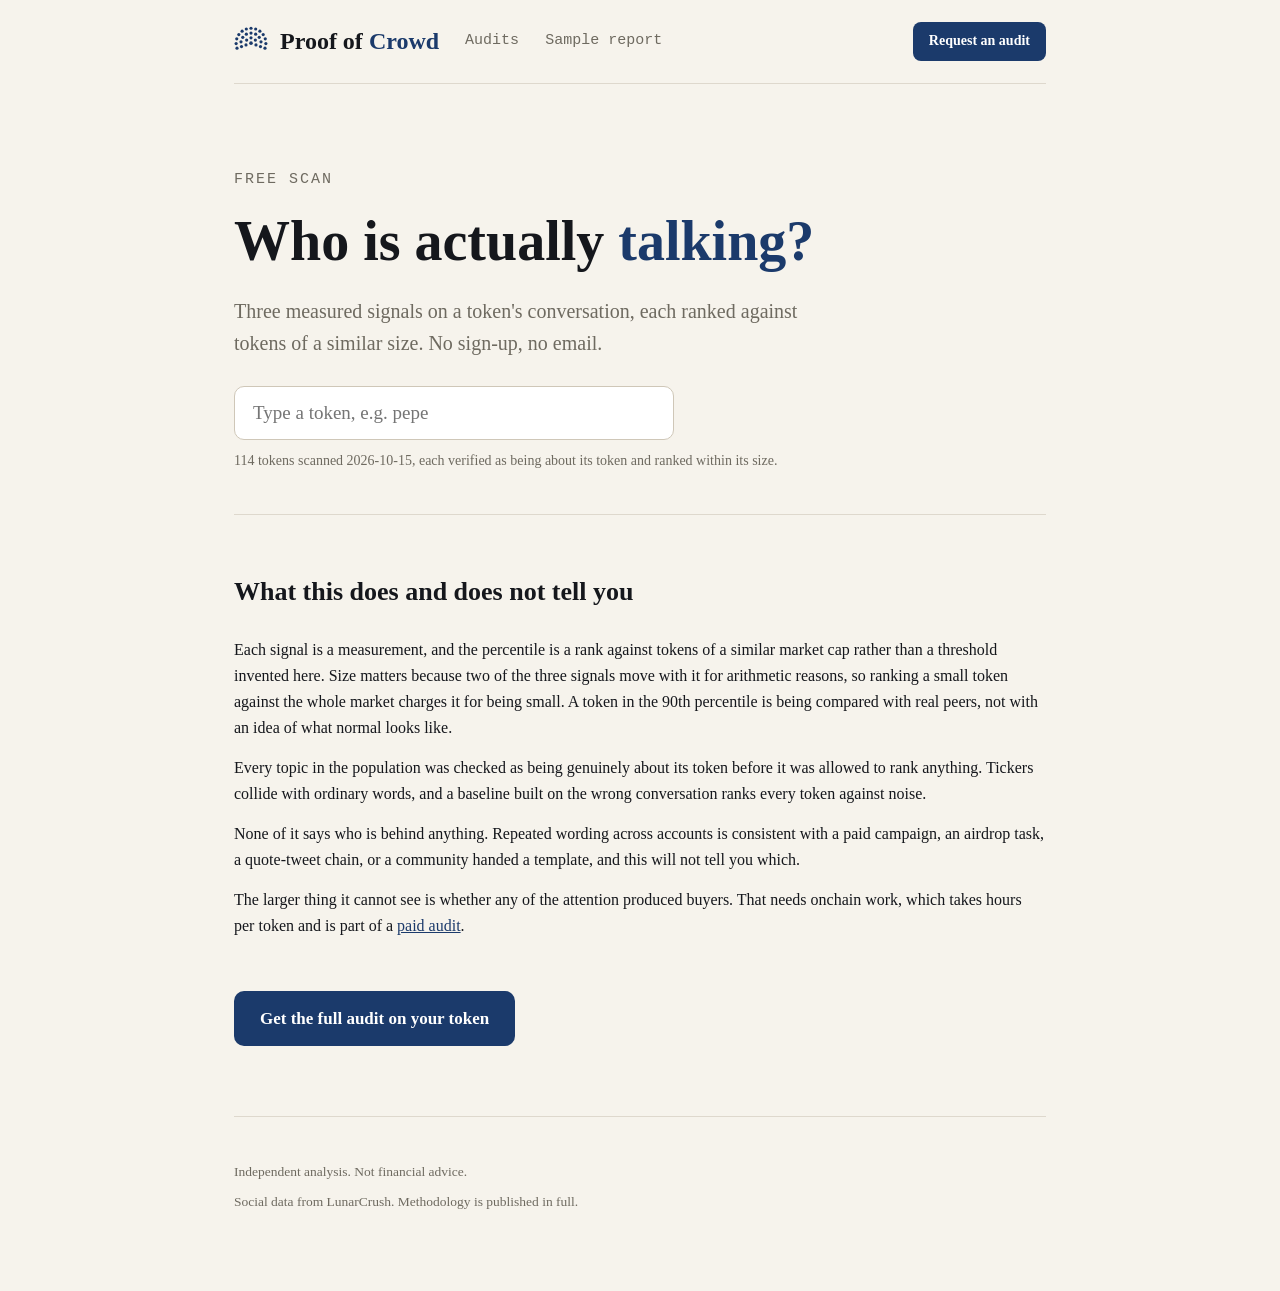
<file: scan.html>
<!doctype html>
<html lang="en">
<head>
<meta charset="utf-8">
<meta name="viewport" content="width=device-width, initial-scale=1">
<title>Free scan · Proof of Crowd</title>
<meta name="description" content="Check any token's conversation against three measured signals, each ranked against tokens of a similar market cap: how few accounts carry it, how much of the wording repeats across accounts, and how many of those accounts work several tokens at once.">
<meta name="robots" content="noindex, nofollow">
<link rel="canonical" href="https://proofofcrowd.com/scan.html">
<meta property="og:title" content="Free scan · Proof of Crowd">
<meta property="og:description" content="Three measured signals on any token's conversation, ranked against tokens of a similar size.">
<meta property="og:image" content="https://proofofcrowd.com/assets/og.png">
<meta property="og:url" content="https://proofofcrowd.com/scan.html">
<meta name="twitter:card" content="summary_large_image">
<link rel="icon" href="assets/favicon.svg" type="image/svg+xml">
<link rel="icon" href="assets/favicon-32.png" sizes="32x32">
<link rel="apple-touch-icon" href="assets/favicon-180.png">
<link rel="stylesheet" href="styles.css">
</head>
<body>
<div class="wrap">

<nav>
  <a class="brand" href="./"><svg class="brandmark" viewBox="0 0 64 64" width="30" height="30" aria-hidden="true" xmlns="http://www.w3.org/2000/svg"><circle cx="22.60" cy="39.42" r="3.0" fill="#1b3a6b"/><circle cx="23.81" cy="30.26" r="3.0" fill="#1b3a6b"/><circle cx="32.00" cy="26.00" r="3.0" fill="#1b3a6b"/><circle cx="40.19" cy="30.26" r="3.0" fill="#1b3a6b"/><circle cx="41.40" cy="39.42" r="3.0" fill="#1b3a6b"/><circle cx="14.15" cy="42.50" r="3.0" fill="#1b3a6b"/><circle cx="13.16" cy="33.52" r="3.0" fill="#1b3a6b"/><circle cx="16.44" cy="25.10" r="3.0" fill="#1b3a6b"/><circle cx="23.23" cy="19.15" r="3.0" fill="#1b3a6b"/><circle cx="32.00" cy="17.00" r="3.0" fill="#1b3a6b"/><circle cx="40.77" cy="19.15" r="3.0" fill="#1b3a6b"/><circle cx="47.56" cy="25.10" r="3.0" fill="#1b3a6b"/><circle cx="50.84" cy="33.52" r="3.0" fill="#1b3a6b"/><circle cx="49.85" cy="42.50" r="3.0" fill="#1b3a6b"/><circle cx="5.69" cy="45.58" r="3.0" fill="#1b3a6b"/><circle cx="4.01" cy="36.81" r="3.0" fill="#1b3a6b"/><circle cx="5.18" cy="27.97" r="3.0" fill="#1b3a6b"/><circle cx="9.06" cy="19.94" r="3.0" fill="#1b3a6b"/><circle cx="15.28" cy="13.54" r="3.0" fill="#1b3a6b"/><circle cx="23.19" cy="9.42" r="3.0" fill="#1b3a6b"/><circle cx="32.00" cy="8.00" r="3.0" fill="#1b3a6b"/><circle cx="40.81" cy="9.42" r="3.0" fill="#1b3a6b"/><circle cx="48.72" cy="13.54" r="3.0" fill="#1b3a6b"/><circle cx="54.94" cy="19.94" r="3.0" fill="#1b3a6b"/><circle cx="58.82" cy="27.97" r="3.0" fill="#1b3a6b"/><circle cx="59.99" cy="36.81" r="3.0" fill="#1b3a6b"/><circle cx="58.31" cy="45.58" r="3.0" fill="#1b3a6b"/><circle cx="32" cy="36" r="3.4" fill="#1b3a6b"/></svg><span class="brandtext">Proof of <span>Crowd</span></span></a>
  <a class="link" href="./#pricing">Audits</a>
  <a class="link" href="sample.html">Sample report</a>
  <span class="spacer"></span>
  <a class="navcta" href="./#contact">Request an audit</a>
</nav>

<header class="hero" style="padding-bottom:28px">
  <div class="kicker">Free scan</div>
  <h1>Who is actually <span class="accent">talking?</span></h1>
  <p class="lede">Three measured signals on a token's conversation, each ranked against tokens of a similar size. No sign-up, no email.</p>

  <div class="scanbox">
    <input id="q" type="search" list="tokens" autocomplete="off" spellcheck="false"
           placeholder="Type a token, e.g. pepe" aria-label="Token to scan">
    <datalist id="tokens"></datalist>
  </div>
  <p class="sub" id="meta" style="font-size:14px;margin-top:10px"></p>
</header>

<section id="result" style="border-top:none;padding-top:0" hidden></section>

<section>
  <h2>What this does and does not tell you</h2>
  <p>Each signal is a measurement, and the percentile is a rank against tokens of a similar market cap rather than a threshold invented here. Size matters because two of the three signals move with it for arithmetic reasons, so ranking a small token against the whole market charges it for being small. A token in the 90th percentile is being compared with real peers, not with an idea of what normal looks like.</p>
    <p>Every topic in the population was checked as being genuinely about its token before it was allowed to rank anything. Tickers collide with ordinary words, and a baseline built on the wrong conversation ranks every token against noise.</p>
  <p>None of it says who is behind anything. Repeated wording across accounts is consistent with a paid campaign, an airdrop task, a quote-tweet chain, or a community handed a template, and this will not tell you which.</p>
  <p>The larger thing it cannot see is whether any of the attention produced buyers. That needs onchain work, which takes hours per token and is part of a <a href="./#pricing">paid audit</a>.</p>
  <p style="margin-top:18px"><a class="cta" href="./#contact">Get the full audit on your token</a></p>
</section>

<footer>
  <p>Independent analysis. Not financial advice.</p>
  <p>Social data from LunarCrush. Methodology is published in full.</p>
</footer>

</div>
<script src="assets/scan.js" defer></script>
</body>
</html>
</file>
<file: styles.css>
:root {
  /* Dossier. Paper and ink, so an audit reads as a document rather than a
     dashboard screenshot. The brand is deliberately not green: when the brand
     colour and the "organic" verdict colour are the same, the logo casts a
     vote just by being on the page. Cool ink carries the brand, warm hues and
     green carry judgement, and nothing crosses over. */
  --bg: #f6f3ec; --panel: #ffffff; --line: #ded8cd;
  --text: #15171c; --sub: #6e6a60;
  --brand: #1b3a6b; --on-brand: #ffffff;
  --ok: #236440; --mid: #7d560c; --bad: #a33228;

  /* Charter throughout, with Georgia as the stand-in where Charter is absent.
     Figures go in a monospace: an audit's numbers should read as measured
     rather than asserted, and an aligned column stops a wider glyph passing
     for a bigger value. */
  --serif: Charter, "Bitstream Charter", "Charis SIL", Georgia, serif;
  --mono: ui-monospace, Menlo, "SF Mono", "Cascadia Mono", "Roboto Mono", monospace;
}
* { margin: 0; padding: 0; box-sizing: border-box; }
body { background: var(--bg); color: var(--text); font-family: var(--serif); line-height: 1.62; }
.wrap { max-width: 860px; margin: 0 auto; padding: 0 24px; }
nav { display: flex; align-items: center; gap: 26px; padding: 22px 0; border-bottom: 1px solid var(--line); }
/* Charter tops out at a real 700; 800 only gets synthesised and muddies at
   small sizes. Size is set here rather than on the SVG so the two stay in
   proportion from one place. */
nav .brand { display: inline-flex; align-items: center; gap: 12px; font-weight: 700; font-size: 24px; color: var(--text); text-decoration: none; }
nav .brand .brandmark { flex: none; width: 34px; height: 34px; }
nav .brand .brandtext { white-space: nowrap; }
nav .brand .brandtext span { color: var(--brand); }
nav a.link { color: var(--sub); text-decoration: none; font-size: 15px; }
nav a.link:hover { color: var(--text); }
nav .spacer { flex: 1; }
nav a.navcta { background: var(--brand); color: var(--on-brand); font-weight: 700; font-size: 14px; padding: 8px 16px; border-radius: 8px; text-decoration: none; }
header.hero { padding: 84px 0 60px; }
.kicker { color: var(--sub); font-size: 15px; letter-spacing: 2px; text-transform: uppercase; margin-bottom: 18px; }
h1 { font-size: clamp(34px, 6vw, 56px); line-height: 1.12; font-weight: 800; }
h1 .accent { color: var(--brand); }
.lede { color: var(--sub); font-size: 20px; margin-top: 22px; max-width: 620px; }
.cta { display: inline-block; margin-top: 34px; background: var(--brand); color: var(--on-brand); font-weight: 700; font-size: 17px; padding: 14px 26px; border-radius: 10px; text-decoration: none; }
.cta.secondary { background: var(--panel); color: var(--text); border: 1px solid #cfc7b8; margin-left: 12px; }
section { padding: 56px 0; border-top: 1px solid var(--line); }
h2 { font-size: 26px; font-weight: 700; margin-bottom: 24px; }
h3 { font-size: 18px; }
p { margin-bottom: 14px; }
.sub { color: var(--sub); }
a { color: var(--brand); }
.grid { display: grid; grid-template-columns: repeat(auto-fit, minmax(240px, 1fr)); gap: 18px; margin-top: 8px; }
.card { background: var(--panel); border: 1px solid var(--line); border-radius: 12px; padding: 22px; }
.card h3 { margin-bottom: 8px; }
.card p { color: var(--sub); font-size: 15px; margin-bottom: 0; }
.tier { display: flex; flex-direction: column; }
.tier .price { font-size: 30px; font-weight: 800; color: var(--brand); margin: 6px 0 2px; }
.tier .per { color: var(--sub); font-size: 14px; margin-bottom: 12px; }
.tier ul { list-style: none; margin: 0 0 6px; }
.tier li { color: var(--sub); font-size: 15px; padding-left: 20px; position: relative; margin-bottom: 7px; }
.tier li::before { content: "\2022"; color: var(--brand); position: absolute; left: 4px; }
ul.findings { list-style: none; }
ul.findings li { padding-left: 24px; position: relative; margin-bottom: 10px; }
ul.findings li::before { content: "\2192"; color: var(--brand); position: absolute; left: 0; }
.integrity { background: var(--panel); border-left: 3px solid var(--mid); border-radius: 0 10px 10px 0; padding: 20px 22px; margin-top: 10px; }
.steps { counter-reset: step; }
.step { display: flex; gap: 18px; margin-bottom: 22px; }
.step .num { counter-increment: step; flex: 0 0 40px; height: 40px; border-radius: 50%; background: var(--panel); border: 1px solid var(--line); color: var(--brand); font-weight: 800; display: flex; align-items: center; justify-content: center; }
.step .num::before { content: counter(step); }
.step p { color: var(--sub); margin: 0; }
.step h3 { margin-bottom: 4px; }
details { border: 1px solid var(--line); border-radius: 10px; padding: 16px 18px; margin-bottom: 12px; background: var(--panel); }
details summary { cursor: pointer; font-weight: 600; }
details p { color: var(--sub); margin: 12px 0 0; font-size: 15px; }
footer { padding: 44px 0 70px; border-top: 1px solid var(--line); color: var(--sub); font-size: 13.5px; }
footer p { margin-bottom: 8px; }
/* report pages */
.report-meta { color: var(--sub); font-size: 15px; margin-top: 10px; }
.verdict-banner { border-radius: 12px; padding: 22px 24px; margin: 28px 0; background: var(--panel); border: 1px solid var(--line); border-left: 4px solid var(--bad); }
/* The organic variant has to recolour the score too. Only the border was
   being switched, so a clean verdict printed its number in the colour that
   means manufactured, contradicting the word next to it. */
.verdict-banner.organic { border-left-color: var(--ok); }
.verdict-banner.organic .score { color: var(--ok); }
.verdict-banner .score { font-size: 34px; font-weight: 800; color: var(--bad); }
table { width: 100%; border-collapse: collapse; margin: 14px 0 8px; font-size: 15px; }
th, td { text-align: left; padding: 10px 12px; border-bottom: 1px solid var(--line); }
th { color: var(--sub); font-weight: 600; font-size: 13.5px; text-transform: uppercase; letter-spacing: 1px; }
td .flag { color: var(--bad); font-weight: 700; }
td .ok { color: var(--ok); font-weight: 700; }
img.chart { max-width: 100%; border-radius: 12px; border: 1px solid var(--line); margin: 10px 0; }
.note { background: var(--panel); border-radius: 10px; padding: 16px 18px; color: var(--sub); font-size: 14.5px; }

/* Audit request form. Inline rather than a link out to a hosted form: the
   handoff to a Google Form is where intent goes to die, and the fields here
   are the ones the report template needs anyway. */
.form { margin-top: 26px; display: grid; gap: 16px; }
.form .row { display: grid; gap: 16px; grid-template-columns: 1fr 1fr; }
.form label { display: block; font-size: 14px; color: var(--sub); margin-bottom: 6px; }
.form input, .form select, .form textarea {
  width: 100%; background: var(--panel); color: var(--text);
  border: 1px solid var(--line); border-radius: 8px; padding: 12px 14px;
  font-family: inherit; font-size: 15px; line-height: 1.5;
}
.form textarea { min-height: 110px; resize: vertical; }
.form input:focus, .form select:focus, .form textarea:focus {
  outline: none; border-color: var(--brand);
}
.form input::placeholder, .form textarea::placeholder { color: #7d776b; }
.form button {
  justify-self: start; background: var(--brand); color: var(--on-brand); font-weight: 700;
  font-size: 17px; padding: 14px 26px; border: 0; border-radius: 10px;
  cursor: pointer; font-family: inherit;
}
.form button:hover { filter: brightness(1.08); }
.form .note { font-size: 13.5px; color: var(--sub); }
.form .hp { position: absolute; left: -9999px; }
@media (max-width: 620px) { .form .row { grid-template-columns: 1fr; } }

/* The brand is sized for desktop, where it has the room. At phone width that
   same size pushes the call to action off the edge, so it steps down and the
   sample-report link drops out: the hero carries a button to the same page a
   few lines below, so nothing becomes unreachable. */
@media (max-width: 620px) {
  nav { gap: 14px; padding: 18px 0; }
  nav .brand { font-size: 19px; gap: 9px; }
  nav .brand .brandmark { width: 26px; height: 26px; }
  nav a.link { display: none; }
  nav a.navcta { font-size: 13px; padding: 7px 13px; }
}

/* Figures. Applied where a number is the point: the verdict score, the prices,
   and the value column of a report table. */
/* Only the figure goes mono. The verdict is a word and belongs in Charter. */
.fig, .tier .price { font-family: var(--mono); letter-spacing: -0.5px; }
.report-table td:nth-child(2) { font-family: var(--mono); font-size: 14px; }
.kicker, nav a.link, th { font-family: var(--mono); }
th { letter-spacing: 0.5px; }

/* Free scan */
.scanbox { margin-top: 26px; }
.scanbox input {
  width: 100%; max-width: 440px; background: var(--panel); color: var(--text);
  border: 1px solid #cfc7b8; border-radius: 10px; padding: 15px 18px;
  font-family: inherit; font-size: 19px;
}
.scanbox input:focus { outline: none; border-color: var(--brand); }
.scanresult { background: var(--panel); border: 1px solid var(--line); border-radius: 12px; padding: 24px 26px; margin-bottom: 30px; }
.scanhead { display: flex; align-items: center; gap: 14px; flex-wrap: wrap; }
.badge { font-family: var(--mono); font-size: 12px; letter-spacing: 0.5px; padding: 5px 11px; border-radius: 20px; border: 1px solid; }
.badge.flags-0 { color: var(--ok);    border-color: var(--ok);    background: #2364400f; }
.badge.flags-1 { color: var(--mid);   border-color: var(--mid);   background: #7d560c0f; }
.badge.flags-2,
.badge.flags-3 { color: var(--bad);   border-color: var(--bad);   background: #a332280f; }
.metric { margin-top: 20px; }
.metric-head { display: flex; justify-content: space-between; align-items: baseline; }
.metric-name { font-weight: 700; }
.metric-val { font-family: var(--mono); font-size: 19px; }
.metric .bar { height: 7px; background: var(--bg); border-radius: 4px; margin: 7px 0; overflow: hidden; }
.metric .bar span { display: block; height: 100%; background: var(--sub); border-radius: 4px; }
.metric.hot .bar span { background: var(--bad); }
.metric.hot .metric-val { color: var(--bad); }
.metric-foot { display: flex; justify-content: space-between; gap: 16px; color: var(--sub); font-size: 13px; }
.metric-foot span { font-family: var(--mono); white-space: nowrap; }
@media (max-width: 560px) { .metric-foot { flex-direction: column; gap: 2px; } }
</file>
